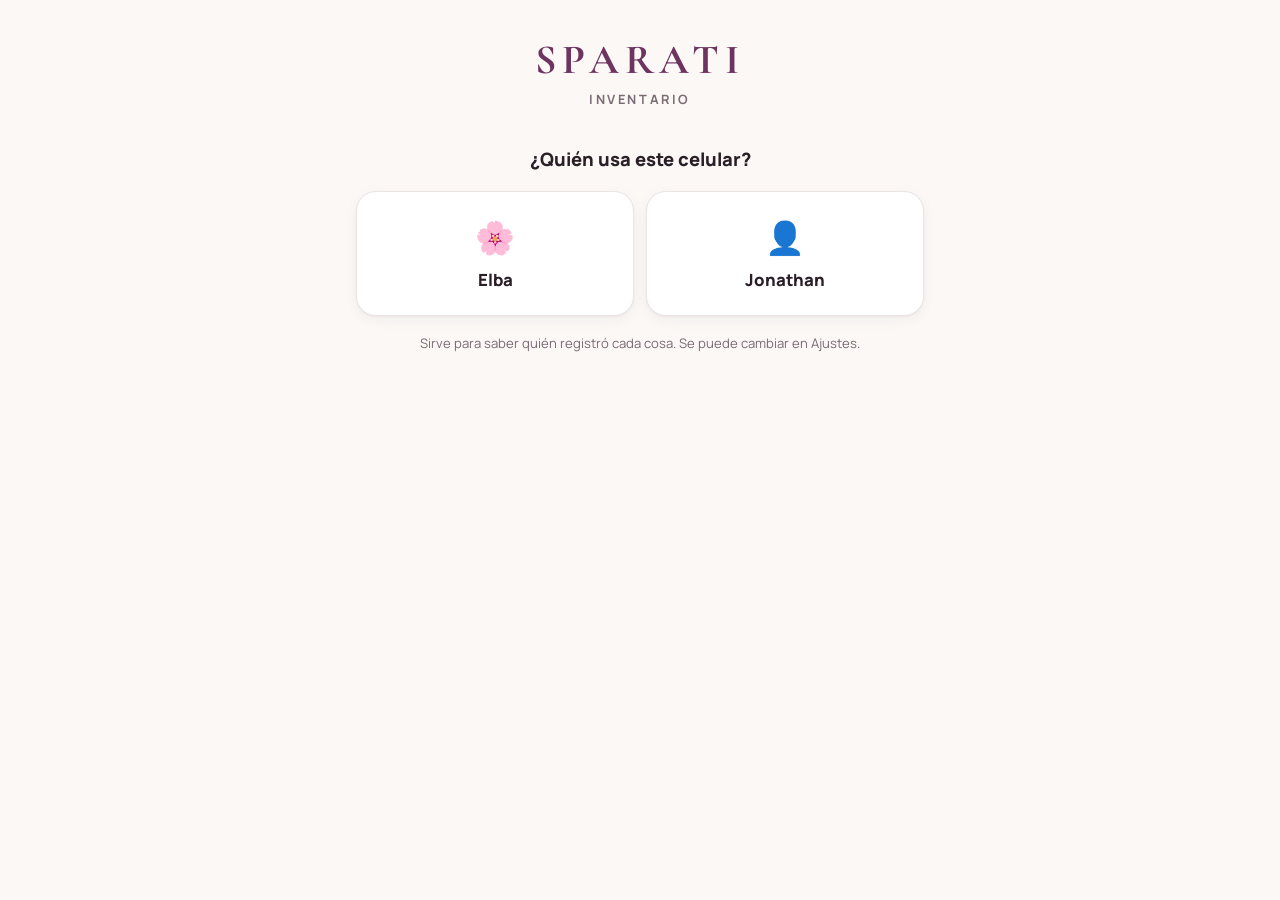
<file: index.html>
<!DOCTYPE html>
<html lang="es">
<head>
<meta charset="utf-8">
<meta name="viewport" content="width=device-width, initial-scale=1, viewport-fit=cover">
<meta name="theme-color" content="#FBF8F6">
<meta name="app-version" content="1">
<meta name="apple-mobile-web-app-capable" content="yes">
<meta name="apple-mobile-web-app-title" content="Inventario">
<meta name="apple-mobile-web-app-status-bar-style" content="default">
<meta name="description" content="Inventario de SPARATI: productos para vender y de uso en el spa">
<title>SPARATI · Inventario</title>
<link rel="manifest" href="manifest.webmanifest">
<link rel="icon" href="icono-192.png">
<link rel="apple-touch-icon" href="icono-180.png">
<link rel="preconnect" href="https://fonts.googleapis.com">
<link rel="preconnect" href="https://fonts.gstatic.com" crossorigin>
<link href="https://fonts.googleapis.com/css2?family=Cormorant+Garamond:wght@500;600;700&family=Manrope:wght@400;500;600;700;800&display=swap" rel="stylesheet">
<style>
/* Una columna para celular: navegación abajo, pantallas que se abren encima para registrar y editar */
:root{
  --bg:#FBF8F6; --surface:#FFFFFF; --ink:#2A1F27; --muted:#7A6B74; --line:#EDE4E6;
  --accent:#6E3460; --accent-soft:#F4E8F0; --on-accent:#FFFFFF; --gold:#B07F5E; --gold-soft:#F7EDE6;
  --ok:#2E7D57; --ok-soft:#E4F3EB; --warn:#A26510; --warn-soft:#FCF1DE; --bad:#B4352B; --bad-soft:#FBE7E4;
  --font-brand:'Cormorant Garamond', Georgia, 'Times New Roman', serif;
  --font-body:'Manrope', system-ui, -apple-system, 'Segoe UI', Roboto, sans-serif;
  --nav-h:66px; --sombra:0 1px 2px rgba(60,30,50,.05), 0 4px 14px rgba(60,30,50,.05);
  color-scheme:light;
}
@media (prefers-color-scheme: dark){
  :root:not([data-theme="light"]){
    --bg:#17121A; --surface:#211A24; --ink:#F1E9EE; --muted:#AE9EA8; --line:#352B37;
    --accent:#D9A2C8; --accent-soft:#3A2536; --on-accent:#2A1225; --gold:#D6A986; --gold-soft:#3A2C22;
    --ok:#67C795; --ok-soft:#1D3328; --warn:#E8B260; --warn-soft:#3A2C14; --bad:#F08A7E; --bad-soft:#3E1F1C;
    --sombra:none; color-scheme:dark;
  }
}
:root[data-theme="dark"]{
  --bg:#17121A; --surface:#211A24; --ink:#F1E9EE; --muted:#AE9EA8; --line:#352B37;
  --accent:#D9A2C8; --accent-soft:#3A2536; --on-accent:#2A1225; --gold:#D6A986; --gold-soft:#3A2C22;
  --ok:#67C795; --ok-soft:#1D3328; --warn:#E8B260; --warn-soft:#3A2C14; --bad:#F08A7E; --bad-soft:#3E1F1C;
  --sombra:none; color-scheme:dark;
}
*{box-sizing:border-box}
html,body{margin:0;min-height:100%}
body{background:var(--bg);color:var(--ink);font-family:var(--font-body);font-size:16px;line-height:1.45;-webkit-text-size-adjust:100%;-webkit-tap-highlight-color:transparent}
body.bloqueo{overflow:hidden}
button,input,select,textarea{font:inherit;color:inherit}
button{cursor:pointer}
:focus-visible{outline:3px solid var(--accent);outline-offset:2px}
.num{font-variant-numeric:tabular-nums}
.muted{color:var(--muted)}
.peq{font-size:.82rem}
[hidden]{display:none!important}

#app{max-width:600px;margin:0 auto;padding:calc(env(safe-area-inset-top) + 14px) 16px calc(env(safe-area-inset-bottom) + var(--nav-h) + 96px);display:flex;flex-direction:column;gap:14px}
.top{display:flex;align-items:center;justify-content:space-between;gap:12px}
.marca{font-family:var(--font-brand);font-weight:700;font-size:1.75rem;letter-spacing:.14em;line-height:1;color:var(--accent)}
.top h1{font-family:var(--font-brand);font-weight:700;font-size:1.85rem;margin:0;line-height:1.05;letter-spacing:.01em}
.top .sub{font-size:.85rem;color:var(--muted);margin-top:3px}
.top .sub::first-letter{text-transform:uppercase}
.icon-btn{border:1px solid var(--line);background:var(--surface);border-radius:14px;width:46px;height:46px;display:grid;place-items:center;flex:none;position:relative}
.icon-btn svg{width:22px;height:22px;stroke:var(--ink);fill:none;stroke-width:1.9;stroke-linecap:round;stroke-linejoin:round}

.card{background:var(--surface);border:1px solid var(--line);border-radius:20px;padding:16px;display:flex;flex-direction:column;gap:10px;box-shadow:var(--sombra)}
.card h3{margin:0;font-size:1rem;font-weight:800}
.card-cab{display:flex;align-items:center;justify-content:space-between;gap:8px}
.sec-tit{font-weight:800;font-size:.78rem;letter-spacing:.08em;text-transform:uppercase;color:var(--muted);margin:8px 4px -4px}

.aviso{background:var(--surface);border:1px solid var(--line);border-left:4px solid var(--accent);border-radius:16px;padding:12px 14px;display:flex;flex-direction:column;gap:8px;font-size:.92rem}
.aviso.warn{border-left-color:var(--warn)}
.aviso .fila{display:flex;gap:8px;flex-wrap:wrap}

.btn{border:none;border-radius:14px;padding:12px 16px;font-weight:700;background:var(--accent);color:var(--on-accent);display:inline-flex;align-items:center;justify-content:center;gap:8px;min-height:48px;text-decoration:none;text-align:center}
.btn.ghost{background:transparent;color:var(--ink);border:1px solid var(--line)}
.btn.soft{background:var(--accent-soft);color:var(--accent)}
.btn.gold{background:var(--gold-soft);color:var(--gold)}
.btn.danger{background:transparent;color:var(--bad);border:1px solid var(--bad)}
.btn.sm{padding:8px 12px;min-height:38px;font-size:.86rem;border-radius:11px}
.btn.full{width:100%}
.btn:disabled{opacity:.45}
.link{background:none;border:none;color:var(--accent);font-weight:700;padding:6px 2px;font-size:.9rem}

/* Estado general */
.estado-ok{display:flex;align-items:center;gap:12px;background:var(--ok-soft);color:var(--ok);border-radius:18px;padding:16px;font-weight:700}
.estado-ok span{font-size:1.6rem}
.cifras{display:grid;grid-template-columns:1fr 1fr;gap:10px}
.cifra{background:var(--surface);border:1px solid var(--line);border-radius:18px;padding:14px;display:flex;flex-direction:column;gap:2px;box-shadow:var(--sombra);text-align:left}
.cifra .v{font-size:1.3rem;font-weight:800;letter-spacing:-.01em}
.cifra .l{font-size:.78rem;color:var(--muted);font-weight:600}
.cifra.ancha{grid-column:1/-1}

/* Filas de alerta */
.alerta{display:flex;align-items:center;gap:12px;padding:10px 0;border-top:1px solid var(--line);width:100%;background:none;border-left:none;border-right:none;border-bottom:none;text-align:left}
.alerta:first-of-type{border-top:none}
.alerta .tx{flex:1;min-width:0}
.alerta b{display:block;font-size:.96rem;overflow:hidden;text-overflow:ellipsis;white-space:nowrap}
.alerta .d{font-size:.82rem;color:var(--muted)}
.alerta .d .warn{color:var(--warn);font-weight:700}.alerta .d .bad{color:var(--bad);font-weight:700}
.alerta .chev{color:var(--muted);font-size:1.4rem;line-height:1;flex:none}
.pill{display:inline-flex;align-items:center;gap:4px;font-size:.74rem;font-weight:800;padding:3px 9px;border-radius:20px;white-space:nowrap}
.pill.bad{background:var(--bad-soft);color:var(--bad)}
.pill.warn{background:var(--warn-soft);color:var(--warn)}
.pill.ok{background:var(--ok-soft);color:var(--ok)}
.pill.acc{background:var(--accent-soft);color:var(--accent)}
.pill.gold{background:var(--gold-soft);color:var(--gold)}

/* Avatar de producto */
.av{width:48px;height:48px;border-radius:14px;flex:none;display:grid;place-items:center;font-weight:800;font-size:1rem;color:#fff;overflow:hidden;background:var(--gold)}
.av img{width:100%;height:100%;object-fit:cover;display:block}
.av.sm{width:38px;height:38px;border-radius:11px;font-size:.85rem}
.av.xl{width:96px;height:96px;border-radius:24px;font-size:1.8rem}

/* Lista de productos */
.buscar{display:flex;align-items:center;gap:8px;background:var(--surface);border:1px solid var(--line);border-radius:16px;padding:0 12px}
.buscar svg{width:20px;height:20px;stroke:var(--muted);fill:none;stroke-width:2;flex:none}
.buscar input,.buscar input[type=search]{border:none;background:none;outline:none;padding:13px 0;width:100%;font-size:1rem;min-width:0;border-radius:0}
.chips{display:flex;flex-wrap:wrap;gap:8px}
.chips.scroll{flex-wrap:nowrap;overflow-x:auto;scrollbar-width:none;margin:0 -16px;padding:0 16px}
.chips.scroll::-webkit-scrollbar{display:none}
.chip{border:1px solid var(--line);background:var(--surface);border-radius:20px;padding:8px 14px;font-size:.88rem;font-weight:600;min-height:38px;white-space:nowrap;flex:none}
.chip.on{background:var(--accent);border-color:var(--accent);color:var(--on-accent)}
.chip .n{display:inline-block;min-width:18px;padding:0 5px;margin-left:4px;border-radius:9px;background:var(--bad);color:#fff;font-size:.72rem;font-weight:800;line-height:18px;text-align:center}
.prod{background:var(--surface);border:1px solid var(--line);border-radius:18px;box-shadow:var(--sombra);overflow:hidden}
.prod-main{display:flex;align-items:center;gap:12px;padding:12px 14px;width:100%;background:none;border:none;text-align:left}
.prod-main .tx{flex:1;min-width:0}
.prod-main b{display:block;font-size:1rem;overflow:hidden;text-overflow:ellipsis;white-space:nowrap}
.prod-main .m{font-size:.8rem;color:var(--muted);overflow:hidden;text-overflow:ellipsis;white-space:nowrap}
.prod-main .pills{display:flex;gap:5px;flex-wrap:wrap;margin-top:4px}
.stock{text-align:right;flex:none}
.stock .q{font-size:1.35rem;font-weight:800;line-height:1.1}
.stock .u{font-size:.74rem;color:var(--muted);font-weight:600}
.stock.bad .q{color:var(--bad)} .stock.warn .q{color:var(--warn)}
.prod-acc{display:flex;border-top:1px solid var(--line)}
.prod-acc button{flex:1;background:none;border:none;padding:11px 6px;font-weight:700;font-size:.86rem;color:var(--accent)}
.prod-acc button+button{border-left:1px solid var(--line)}
.vacio{text-align:center;color:var(--muted);padding:30px 18px;font-size:.95rem;display:flex;flex-direction:column;gap:12px;align-items:center}
.vacio .e{font-size:2.4rem}

/* Botón flotante */
.fab{position:fixed;left:50%;transform:translateX(-50%);bottom:calc(env(safe-area-inset-bottom) + var(--nav-h) + 14px);z-index:20;box-shadow:0 8px 24px rgba(80,30,65,.28);border-radius:30px;padding:14px 22px;font-size:1rem;width:min(calc(100% - 32px), 568px)}

/* Navegación */
.nav{position:fixed;left:0;right:0;bottom:0;z-index:25;background:var(--surface);border-top:1px solid var(--line);padding-bottom:env(safe-area-inset-bottom)}
.nav-in{max-width:600px;margin:0 auto;display:grid;grid-template-columns:repeat(4,1fr);height:var(--nav-h)}
.nav button{background:none;border:none;display:flex;flex-direction:column;align-items:center;justify-content:center;gap:3px;font-size:.72rem;font-weight:700;color:var(--muted);position:relative}
.nav button svg{width:24px;height:24px;stroke:currentColor;fill:none;stroke-width:1.9;stroke-linecap:round;stroke-linejoin:round}
.nav button.on{color:var(--accent)}
.nav .punto{position:absolute;top:8px;left:calc(50% + 6px);min-width:18px;height:18px;padding:0 5px;border-radius:9px;background:var(--bad);color:#fff;font-size:.68rem;font-weight:800;line-height:18px;text-align:center}

/* Ventas */
.mes{display:flex;align-items:center;justify-content:space-between;gap:8px;background:var(--surface);border:1px solid var(--line);border-radius:16px;padding:6px}
.mes b{font-weight:800}
.mes b::first-letter{text-transform:uppercase}
.mes button{width:42px;height:42px;border-radius:12px;border:none;background:var(--accent-soft);color:var(--accent);font-size:1.2rem;font-weight:800}
.mes button:disabled{opacity:.35}
.dia-tit{font-size:.78rem;font-weight:800;color:var(--muted);text-transform:uppercase;letter-spacing:.05em;margin:6px 4px 0}
.dia-tit::first-letter{text-transform:uppercase}
.venta{background:var(--surface);border:1px solid var(--line);border-radius:16px;padding:12px 14px;display:flex;flex-direction:column;gap:4px;text-align:left;width:100%;box-shadow:var(--sombra)}
.venta .c{display:flex;justify-content:space-between;align-items:center;gap:8px}
.venta .pac{font-weight:800}
.venta .tot{font-weight:800}
.venta .it{font-size:.85rem;color:var(--muted)}
.top-prod{display:flex;align-items:center;gap:10px;font-size:.9rem;padding:6px 0;border-top:1px solid var(--line)}
.top-prod:first-of-type{border-top:none}
.top-prod .n{flex:1;min-width:0;overflow:hidden;text-overflow:ellipsis;white-space:nowrap}
.top-prod .b{height:6px;border-radius:4px;background:var(--gold);flex:none}

/* Hojas */
.hoja{position:fixed;inset:0;z-index:50;background:var(--bg);display:flex;flex-direction:column;animation:sube .18s ease-out}
@keyframes sube{from{transform:translateY(24px);opacity:.4}to{transform:none;opacity:1}}
.hoja-cab{display:flex;align-items:center;gap:10px;padding:calc(env(safe-area-inset-top) + 10px) 12px 10px;background:var(--surface);border-bottom:1px solid var(--line)}
.hoja-cab h2{font-size:1.08rem;font-weight:800;margin:0;flex:1;min-width:0;overflow:hidden;text-overflow:ellipsis;white-space:nowrap}
.hoja-cuerpo{flex:1;overflow-y:auto;-webkit-overflow-scrolling:touch}
.hoja-in{max-width:600px;margin:0 auto;padding:16px 16px 30px;display:flex;flex-direction:column;gap:14px}
.hoja-pie{background:var(--surface);border-top:1px solid var(--line);padding:10px 16px calc(env(safe-area-inset-bottom) + 10px)}
.hoja-pie .in{max-width:600px;margin:0 auto;display:flex;gap:10px}
.hoja-pie .btn{flex:1}

/* Detalle */
.det-cab{display:flex;gap:14px;align-items:center}
.det-cab h3{margin:0;font-size:1.25rem;font-weight:800;line-height:1.2}
.det-stock{display:flex;align-items:baseline;gap:8px;justify-content:center;padding:6px 0}
.det-stock .q{font-size:2.6rem;font-weight:800;line-height:1}
.det-stock .u{color:var(--muted);font-weight:700}
.acc-grid{display:grid;grid-template-columns:1fr 1fr;gap:10px}
.dato{display:flex;justify-content:space-between;gap:12px;padding:9px 0;border-top:1px solid var(--line);font-size:.92rem}
.dato:first-of-type{border-top:none}
.dato span:first-child{color:var(--muted)}
.dato span:last-child{font-weight:700;text-align:right;overflow-wrap:anywhere}
.mov{display:grid;grid-template-columns:1fr auto;gap:2px 10px;padding:9px 0;border-top:1px solid var(--line);font-size:.88rem}
.mov:first-of-type{border-top:none}
.mov .q{font-weight:800;text-align:right}
.mov .q.mas{color:var(--ok)} .mov .q.menos{color:var(--bad)}
.mov .s{grid-column:1/-1;color:var(--muted);font-size:.8rem}

/* Formularios */
.campo{display:flex;flex-direction:column;gap:6px}
.campo>label,.campo>.lbl{font-size:.84rem;font-weight:700;color:var(--muted)}
.campo .ayuda{font-size:.78rem;color:var(--muted)}
input[type=text],input[type=date],input[type=tel],input[type=search],input[inputmode],select,textarea{width:100%;border:1px solid var(--line);background:var(--surface);border-radius:14px;padding:12px;font-size:1rem;min-width:0}
textarea{min-height:76px;resize:vertical}
.fila2{display:grid;grid-template-columns:1fr 1fr;gap:10px}
.fila2>*{min-width:0}
.seg{display:flex;background:var(--surface);border:1px solid var(--line);border-radius:14px;padding:4px;gap:4px}
.seg button{flex:1;border:none;background:none;border-radius:10px;padding:10px 6px;font-weight:700;font-size:.9rem;color:var(--muted)}
.seg button.on{background:var(--accent);color:var(--on-accent)}
.paso{display:flex;align-items:center;gap:0;border:1px solid var(--line);border-radius:14px;overflow:hidden;background:var(--surface)}
.paso button{width:52px;height:50px;border:none;background:var(--accent-soft);color:var(--accent);font-size:1.4rem;font-weight:800;flex:none}
.paso input{border:none!important;border-radius:0!important;text-align:center;font-weight:800;font-size:1.15rem}
.foto-campo{display:flex;align-items:center;gap:14px}
.check{display:flex;gap:10px;align-items:flex-start;background:var(--surface);border:1px solid var(--line);border-radius:14px;padding:12px;font-size:.92rem}
.check input{width:22px;height:22px;flex:none;margin:0;accent-color:var(--accent)}
.item-venta{display:grid;grid-template-columns:1fr auto;gap:8px;align-items:center;background:var(--surface);border:1px solid var(--line);border-radius:16px;padding:12px}
.item-venta .n{font-weight:800;min-width:0;overflow:hidden;text-overflow:ellipsis}
.item-venta .x{border:none;background:none;color:var(--bad);font-size:1.2rem;width:36px;height:36px}
.item-venta .ctl{grid-column:1/-1;display:grid;grid-template-columns:1fr 1fr;gap:8px}
.item-venta .sub{grid-column:1/-1;font-size:.84rem;color:var(--muted);text-align:right}
.total{display:flex;justify-content:space-between;align-items:center;font-size:1.15rem;font-weight:800;padding:4px 2px}
.selector{display:flex;flex-direction:column;gap:6px;max-height:300px;overflow-y:auto}
.sel-item{display:flex;align-items:center;gap:10px;padding:8px;border:1px solid var(--line);border-radius:14px;background:var(--surface);text-align:left;width:100%}
.sel-item .tx{flex:1;min-width:0}
.sel-item b{display:block;font-size:.94rem;overflow:hidden;text-overflow:ellipsis;white-space:nowrap}

.toast{position:fixed;left:50%;transform:translateX(-50%);bottom:calc(env(safe-area-inset-bottom) + var(--nav-h) + 84px);background:var(--ink);color:var(--bg);padding:11px 14px 11px 16px;border-radius:14px;font-size:.92rem;font-weight:600;z-index:100;max-width:calc(100% - 32px);box-shadow:0 6px 20px rgba(0,0,0,.25);display:flex;align-items:center;gap:12px}
.toast button{background:none;border:none;color:var(--gold);font-weight:800;padding:4px 2px;white-space:nowrap}
.dlg-fondo{position:fixed;inset:0;z-index:90;background:rgba(30,15,25,.5);display:flex;align-items:flex-end;justify-content:center;padding:16px}
.dlg{background:var(--surface);border-radius:22px;padding:20px;max-width:480px;width:100%;display:flex;flex-direction:column;gap:12px;margin-bottom:env(safe-area-inset-bottom)}
.dlg h3{margin:0;font-size:1.1rem}
.dlg p{margin:0;font-size:.95rem}
.dlg .fila{display:flex;gap:10px}
.dlg .fila .btn{flex:1}
.bienvenida{align-items:center;text-align:center;gap:18px;padding-top:40px}
.bienvenida .marca{font-size:2.6rem}
.quien{display:grid;grid-template-columns:1fr 1fr;gap:12px;width:100%}
.quien button{border:1px solid var(--line);background:var(--surface);border-radius:20px;padding:22px 10px;font-weight:800;font-size:1.05rem;display:flex;flex-direction:column;gap:8px;align-items:center;box-shadow:var(--sombra)}
.quien button span{font-size:2rem}
</style>
</head>
<body>
<main id="app" aria-live="polite"></main>
<button class="btn fab" id="fab" data-act="fab" hidden></button>
<nav class="nav" aria-label="Secciones">
  <div class="nav-in">
    <button data-act="tab" data-tab="inicio" class="on"><svg viewBox="0 0 24 24"><path d="M3 11l9-7 9 7"/><path d="M5 10v10h14V10"/></svg>Inicio<span class="punto" id="nInicio" hidden></span></button>
    <button data-act="tab" data-tab="venta"><svg viewBox="0 0 24 24"><path d="M6 7h12l-1 13H7z"/><path d="M9 7a3 3 0 016 0"/></svg>Para vender<span class="punto" id="nVenta" hidden></span></button>
    <button data-act="tab" data-tab="uso"><svg viewBox="0 0 24 24"><path d="M9 3h6M10 3v5l-5 9a2 2 0 002 3h10a2 2 0 002-3l-5-9V3"/><path d="M7.5 14h9"/></svg>Uso en spa<span class="punto" id="nUso" hidden></span></button>
    <button data-act="tab" data-tab="ventas"><svg viewBox="0 0 24 24"><rect x="4" y="3" width="16" height="18" rx="2"/><path d="M8 8h8M8 12h8M8 16h5"/></svg>Ventas</button>
  </div>
</nav>
<div id="capas"></div>
<input type="file" id="inFoto" accept="image/*" hidden>
<input type="file" id="inArchivo" accept=".txt,.json,text/plain,application/json" hidden>
<script src="app.js?v=1"></script>
<script>
if('serviceWorker' in navigator){
  window.addEventListener('load', ()=>{
    navigator.serviceWorker.register('sw.js').then(r=>{
      const revisar = ()=>{ const sw = r.active || navigator.serviceWorker.controller; if(sw && navigator.onLine) sw.postMessage('revisar'); };
      if(r.active) revisar(); else navigator.serviceWorker.ready.then(revisar);
    }).catch(()=>{});
  });
}
</script>
</body>
</html>
</file>
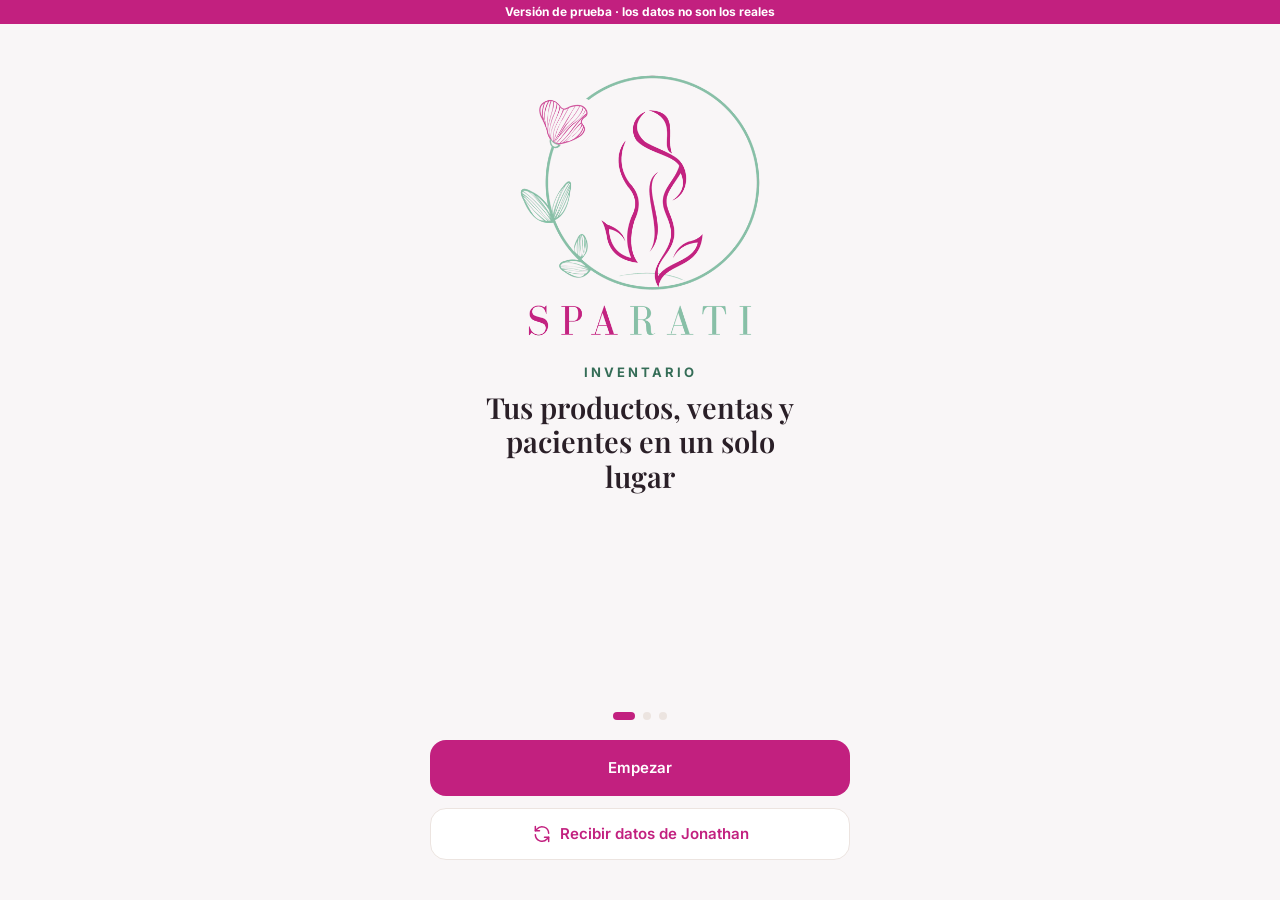
<file: prueba/index.html>
<!DOCTYPE html>
<html lang="es-EC">
<head>
<meta charset="utf-8">
<meta name="viewport" content="width=device-width, initial-scale=1, viewport-fit=cover">
<meta name="theme-color" content="#C2207F">
<meta name="app-version" content="2">
<meta name="apple-mobile-web-app-capable" content="yes">
<meta name="apple-mobile-web-app-title" content="SPARATI Prueba">
<meta name="apple-mobile-web-app-status-bar-style" content="default">
<meta name="description" content="Inventario de SPARATI: productos para vender y de uso en el spa">
<title>SPARATI Prueba</title>
<link rel="manifest" href="manifest.webmanifest">
<link rel="icon" href="icono-192.png">
<link rel="apple-touch-icon" href="icono-180.png">
<link rel="stylesheet" href="estilos.css?v=2.16.0">
</head>
<body>
<div class="franja-prueba">Versión de prueba · los datos no son los reales</div>
<main id="app"></main>
<nav class="nav" aria-label="Principal" hidden></nav>
<div id="capas"></div>
<div id="anuncio" class="solo-lectura" role="status"></div>
<input type="file" id="inFoto" accept="image/*" hidden>
<input type="file" id="inArchivo" accept=".txt,.json,text/plain,application/json" hidden>
<input type="file" id="inRespaldo" accept=".json,application/json" hidden>
<script src="app.js?v=2.16.0" defer></script>
<script>
if('serviceWorker' in navigator){
  window.addEventListener('load', ()=>{
    navigator.serviceWorker.register('sw.js').then(r=>{
      const revisar = ()=>{ const sw = r.active || navigator.serviceWorker.controller; if(sw && navigator.onLine) sw.postMessage('revisar'); };
      if(r.active) revisar(); else navigator.serviceWorker.ready.then(revisar);
    }).catch(()=>{});
  });
}
</script>
</body>
</html>
</file>
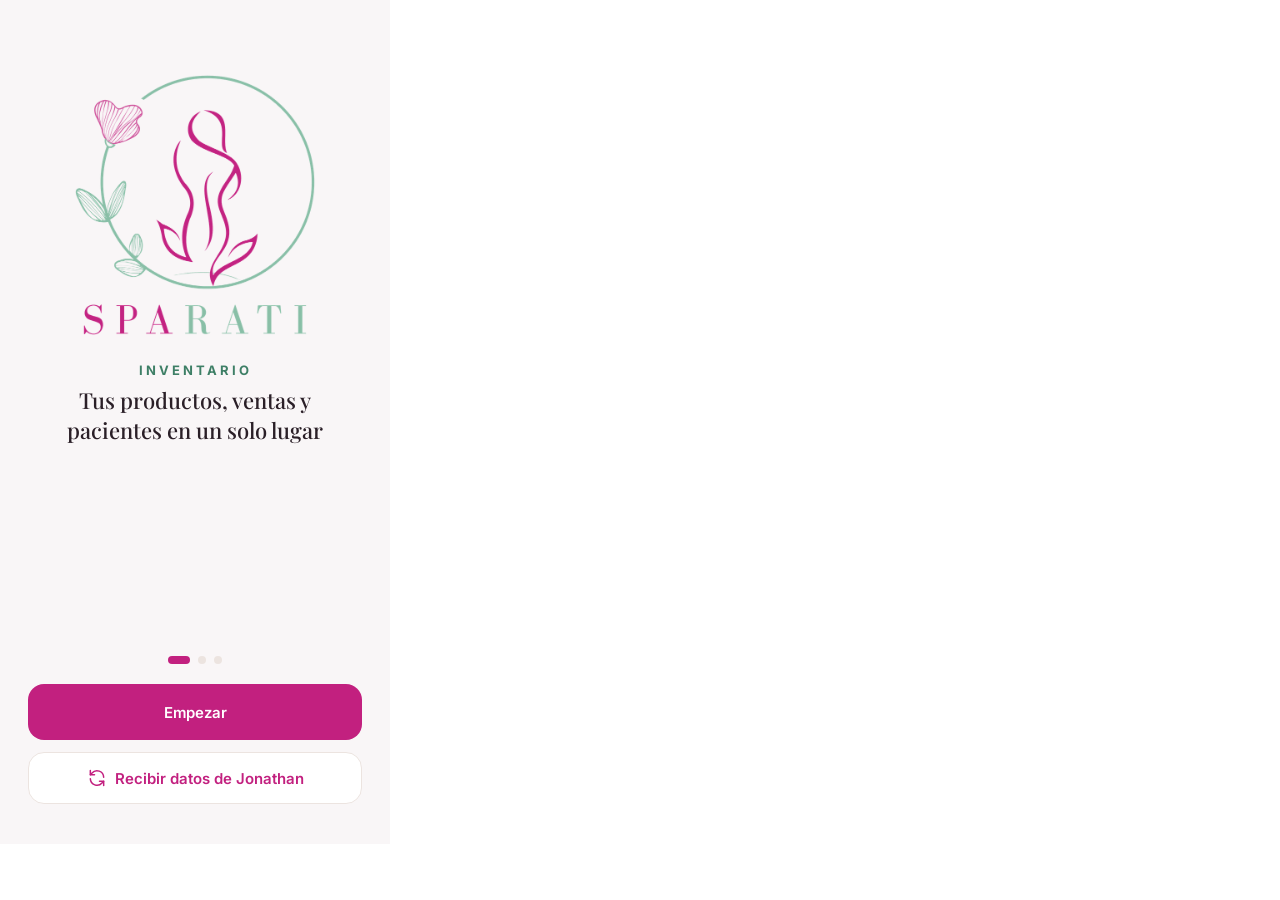
<file: codex/diseno/Bienvenida.html>
<!doctype html>
<html lang="es">
<head>
<meta charset="utf-8">
<title>Bienvenida</title>
</head>
<body>


<link href="https://fonts.googleapis.com/css2?family=Playfair+Display:wght@500;600;700&amp;family=Inter:wght@400;500;600;700&amp;display=swap" rel="stylesheet">
<style>
body{margin:0; font-variant-numeric:lining-nums}
a{color:#C2207F}a:hover{color:#9C1966}
</style>

<div style="position:relative; width:390px; height:844px; overflow:hidden; box-sizing:border-box; background:#F9F6F7; font-family:'Inter', system-ui, sans-serif; color:#2A1F27">
<div style="display:flex; flex-direction:column; align-items:center; justify-content:space-between; height:100%; box-sizing:border-box; padding:70px 28px 40px; text-align:center">
<div style="display:flex; flex-direction:column; align-items:center; gap:22px">
<img src="fotos/completo.png" alt="SPARATI" style="width:250px; height:auto">
<div style="display:flex; flex-direction:column; gap:8px; align-items:center"><span style="font-size:13px; letter-spacing:3px; font-weight:700; color:#3E7F66">INVENTARIO</span><p style="margin:0; font:500 22px 'Playfair Display', Georgia, serif; line-height:1.35; max-width:300px">Tus productos, ventas y pacientes en un solo lugar</p></div>
</div>
<div style="display:flex; flex-direction:column; gap:12px; width:100%">
<div style="display:flex; gap:8px; justify-content:center; margin-bottom:8px"><span style="width:22px; height:8px; border-radius:8px; background:#C2207F"></span><span style="width:8px; height:8px; border-radius:8px; background:#ECE4E0"></span><span style="width:8px; height:8px; border-radius:8px; background:#ECE4E0"></span></div>
<a href="Main.html" style="display:flex; align-items:center; justify-content:center; gap:8px; height:56px; padding:0 18px; border-radius:16px; border:0; background:#C2207F; color:#FFFFFF; font:600 15px 'Inter', system-ui, sans-serif; text-decoration:none;  cursor:pointer">Empezar</a>
<button type="button" style="display:flex; align-items:center; justify-content:center; gap:8px; height:52px; padding:0 18px; border-radius:16px; border:1px solid #ECE4E0; background:#FFFFFF; color:#C2207F; font:600 15px 'Inter', system-ui, sans-serif; text-decoration:none;  cursor:pointer"><svg aria-hidden="true" width="20" height="20" viewBox="0 0 24 24" fill="none" stroke="currentColor" stroke-width="1.8" stroke-linecap="round" stroke-linejoin="round" style="flex:none"><path d="M20 11a8 8 0 0 0-14-5l-2 2"/><path d="M4 3v5h5"/><path d="M4 13a8 8 0 0 0 14 5l2-2"/><path d="M20 21v-5h-5"/></svg>Recibir datos de Jonathan</button>
</div>
</div>
</div>

</body>
</html>
</file>
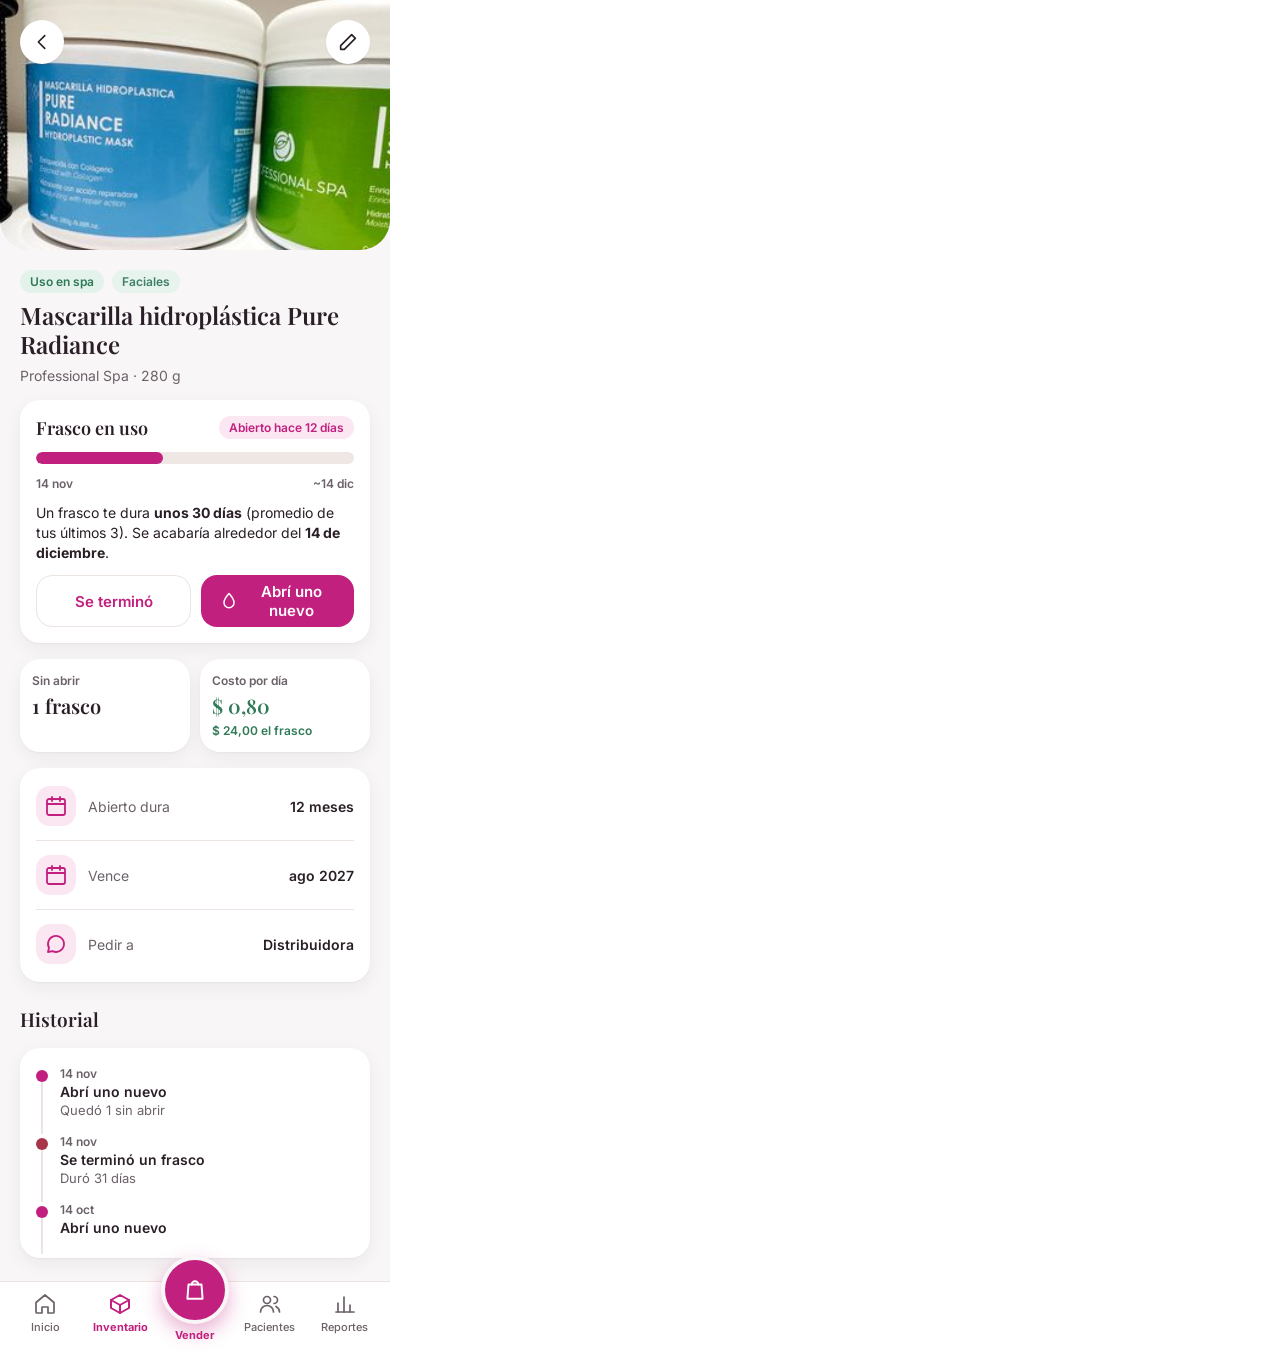
<file: codex/diseno/Cabina.html>
<!doctype html>
<html lang="es">
<head>
<meta charset="utf-8">
<title>Producto de cabina</title>
</head>
<body>


<link href="https://fonts.googleapis.com/css2?family=Playfair+Display:wght@500;600;700&amp;family=Inter:wght@400;500;600;700&amp;display=swap" rel="stylesheet">
<style>
body{margin:0; font-variant-numeric:lining-nums}
a{color:#C2207F}a:hover{color:#9C1966}
</style>

<div style="position:relative; width:390px; height:1360px; overflow:hidden; box-sizing:border-box; background:#F9F6F7; font-family:'Inter', system-ui, sans-serif; color:#2A1F27">
<div style="position:relative; height:250px">
<img src="fotos/pureradiance.jpg" alt="Mascarilla hidroplástica Pure Radiance" style="width:100%; height:250px; object-fit:cover; border-radius:0 0 30px 30px">
<div style="position:absolute; top:20px; left:20px; right:20px; display:flex; justify-content:space-between"><a href="Inventario.html" aria-label="Volver" style="width:44px; height:44px; border-radius:999px; border:0; background:#FFFFFF; color:#2A1F27; display:flex; align-items:center; justify-content:center; box-shadow:0 1px 2px rgba(42,31,39,.06); text-decoration:none; flex:none; cursor:pointer"><svg aria-hidden="true" width="22" height="22" viewBox="0 0 24 24" fill="none" stroke="currentColor" stroke-width="1.8" stroke-linecap="round" stroke-linejoin="round" style="flex:none"><path d="M15 5l-7 7 7 7"/></svg></a><button type="button" aria-label="Editar producto" style="width:44px; height:44px; border-radius:999px; border:0; background:#FFFFFF; color:#2A1F27; display:flex; align-items:center; justify-content:center; box-shadow:0 1px 2px rgba(42,31,39,.06); text-decoration:none; flex:none; cursor:pointer"><svg aria-hidden="true" width="22" height="22" viewBox="0 0 24 24" fill="none" stroke="currentColor" stroke-width="1.8" stroke-linecap="round" stroke-linejoin="round" style="flex:none"><path d="M4 20h4L20 8l-4-4L4 16z"/></svg></button></div>
</div>
<div style="display:flex; flex-direction:column; gap:16px; padding:20px 20px 110px">
<div style="display:flex; flex-direction:column; gap:8px"><div style="display:flex; gap:8px"><span style="display:inline-flex; align-items:center; gap:6px; padding:4px 10px; border-radius:999px; background:#E3F2EA; color:#2F7A57; font-size:12px; font-weight:600; white-space:nowrap">Uso en spa</span><span style="display:inline-flex; align-items:center; gap:6px; padding:4px 10px; border-radius:999px; background:#E7F3ED; color:#3E7F66; font-size:12px; font-weight:600; white-space:nowrap">Faciales</span></div><h1 style="margin:0; font:600 24px 'Playfair Display', Georgia, serif; line-height:1.2">Mascarilla hidroplástica Pure Radiance</h1><span style="font-size:14px; color:#6B6169">Professional Spa · 280 g</span></div>
<div style="background:#FFFFFF; border-radius:20px; box-shadow:0 1px 2px rgba(42,31,39,.04), 0 6px 18px rgba(42,31,39,.06); padding:16px; display:flex; flex-direction:column; gap:12px">
<div style="display:flex; justify-content:space-between; align-items:center"><h2 style="margin:0; font:600 18px 'Playfair Display', Georgia, serif">Frasco en uso</h2><span style="display:inline-flex; align-items:center; gap:6px; padding:4px 10px; border-radius:999px; background:#FBE7F2; color:#C2207F; font-size:12px; font-weight:600; white-space:nowrap">Abierto hace 12 días</span></div>
<div style="height:12px; border-radius:8px; background:#EFE7E3; overflow:hidden"><div style="width:40%; height:100%; background:#C2207F; border-radius:8px"></div></div>
<div style="display:flex; justify-content:space-between; font-size:12px; color:#6B6169; font-weight:600"><span>14 nov</span><span>~14 dic</span></div>
<p style="margin:0; font-size:14px; line-height:1.45">Un frasco te dura <b>unos 30 días</b> (promedio de tus últimos 3). Se acabaría alrededor del <b>14 de diciembre</b>.</p>
<div style="display:flex; gap:10px"><button type="button" style="display:flex; align-items:center; justify-content:center; gap:8px; height:52px; padding:0 18px; border-radius:16px; border:1px solid #ECE4E0; background:#FFFFFF; color:#C2207F; font:600 15px 'Inter', system-ui, sans-serif; text-decoration:none; flex:1; cursor:pointer">Se terminó</button><button type="button" style="display:flex; align-items:center; justify-content:center; gap:8px; height:52px; padding:0 18px; border-radius:16px; border:0; background:#C2207F; color:#FFFFFF; font:600 15px 'Inter', system-ui, sans-serif; text-decoration:none; flex:1; cursor:pointer"><svg aria-hidden="true" width="20" height="20" viewBox="0 0 24 24" fill="none" stroke="currentColor" stroke-width="1.8" stroke-linecap="round" stroke-linejoin="round" style="flex:none"><path d="M12 3s6 6.5 6 11a6 6 0 0 1-12 0c0-4.5 6-11 6-11z"/></svg>Abrí uno nuevo</button></div>
</div>
<div style="display:grid; grid-template-columns:repeat(2, minmax(0, 1fr)); gap:10px"><div style="background:#FFFFFF; border-radius:20px; box-shadow:0 1px 2px rgba(42,31,39,.04), 0 6px 18px rgba(42,31,39,.06); padding:14px 12px; display:flex; flex-direction:column; gap:4px"><span style="font-size:12px; color:#6B6169; font-weight:600">Sin abrir</span><b style="font:600 20px 'Playfair Display', Georgia, serif; color:#2A1F27">1 frasco</b><span style="font-size:12px; color:#2A1F27; font-weight:600"></span></div><div style="background:#FFFFFF; border-radius:20px; box-shadow:0 1px 2px rgba(42,31,39,.04), 0 6px 18px rgba(42,31,39,.06); padding:14px 12px; display:flex; flex-direction:column; gap:4px"><span style="font-size:12px; color:#6B6169; font-weight:600">Costo por día</span><b style="font:600 20px 'Playfair Display', Georgia, serif; color:#2F7A57">$ 0,80</b><span style="font-size:12px; color:#2F7A57; font-weight:600">$ 24,00 el frasco</span></div></div>
<div style="background:#FFFFFF; border-radius:20px; box-shadow:0 1px 2px rgba(42,31,39,.04), 0 6px 18px rgba(42,31,39,.06); padding:4px 0"><div style="display:flex; align-items:center; gap:12px; padding:14px 16px"><div style="width:40px; height:40px; border-radius:14px; background:#FBE7F2; color:#C2207F; display:flex; align-items:center; justify-content:center; flex:none"><svg aria-hidden="true" width="24" height="24" viewBox="0 0 24 24" fill="none" stroke="currentColor" stroke-width="1.8" stroke-linecap="round" stroke-linejoin="round" style="flex:none"><rect x="3" y="5" width="18" height="16" rx="2"/><path d="M3 10h18M8 3v4M16 3v4"/></svg></div><span style="flex:1; font-size:14px; color:#6B6169">Abierto dura</span><span style="font-size:14px; font-weight:600; text-align:right">12 meses</span></div><div style="height:1px; background:#ECE4E0; margin:0 16px"></div><div style="display:flex; align-items:center; gap:12px; padding:14px 16px"><div style="width:40px; height:40px; border-radius:14px; background:#FBE7F2; color:#C2207F; display:flex; align-items:center; justify-content:center; flex:none"><svg aria-hidden="true" width="24" height="24" viewBox="0 0 24 24" fill="none" stroke="currentColor" stroke-width="1.8" stroke-linecap="round" stroke-linejoin="round" style="flex:none"><rect x="3" y="5" width="18" height="16" rx="2"/><path d="M3 10h18M8 3v4M16 3v4"/></svg></div><span style="flex:1; font-size:14px; color:#6B6169">Vence</span><span style="font-size:14px; font-weight:600; text-align:right">ago 2027</span></div><div style="height:1px; background:#ECE4E0; margin:0 16px"></div><div style="display:flex; align-items:center; gap:12px; padding:14px 16px"><div style="width:40px; height:40px; border-radius:14px; background:#FBE7F2; color:#C2207F; display:flex; align-items:center; justify-content:center; flex:none"><svg aria-hidden="true" width="24" height="24" viewBox="0 0 24 24" fill="none" stroke="currentColor" stroke-width="1.8" stroke-linecap="round" stroke-linejoin="round" style="flex:none"><path d="M20 12a8 8 0 0 1-11.6 7.1L4 20l1-4.2A8 8 0 1 1 20 12z"/></svg></div><span style="flex:1; font-size:14px; color:#6B6169">Pedir a</span><span style="font-size:14px; font-weight:600; text-align:right">Distribuidora</span></div></div>
<div style="display:flex; align-items:baseline; justify-content:space-between; margin-top:8px"><h2 style="margin:0; font:600 19px 'Playfair Display', Georgia, serif; color:#2A1F27">Historial</h2></div>
<div style="background:#FFFFFF; border-radius:20px; box-shadow:0 1px 2px rgba(42,31,39,.04), 0 6px 18px rgba(42,31,39,.06); padding:18px 16px 4px"><div style="display:flex; gap:12px"><div style="display:flex; flex-direction:column; align-items:center"><span style="width:12px; height:12px; border-radius:999px; background:#C2207F; margin-top:4px"></span><span style="width:2px; flex:1; background:#ECE4E0"></span></div><div style="display:flex; flex-direction:column; gap:2px; padding-bottom:16px; flex:1"><span style="font-size:12px; color:#6B6169; font-weight:600">14 nov</span><span style="font-size:14px; font-weight:600">Abrí uno nuevo</span><span style="font-size:13px; color:#6B6169">Quedó 1 sin abrir</span></div></div><div style="display:flex; gap:12px"><div style="display:flex; flex-direction:column; align-items:center"><span style="width:12px; height:12px; border-radius:999px; background:#A8364A; margin-top:4px"></span><span style="width:2px; flex:1; background:#ECE4E0"></span></div><div style="display:flex; flex-direction:column; gap:2px; padding-bottom:16px; flex:1"><span style="font-size:12px; color:#6B6169; font-weight:600">14 nov</span><span style="font-size:14px; font-weight:600">Se terminó un frasco</span><span style="font-size:13px; color:#6B6169">Duró 31 días</span></div></div><div style="display:flex; gap:12px"><div style="display:flex; flex-direction:column; align-items:center"><span style="width:12px; height:12px; border-radius:999px; background:#C2207F; margin-top:4px"></span><span style="width:2px; flex:1; background:#ECE4E0"></span></div><div style="display:flex; flex-direction:column; gap:2px; padding-bottom:16px; flex:1"><span style="font-size:12px; color:#6B6169; font-weight:600">14 oct</span><span style="font-size:14px; font-weight:600">Abrí uno nuevo</span><span style="font-size:13px; color:#6B6169"></span></div></div></div>
</div><nav aria-label="Principal" style="position:absolute; left:0; right:0; bottom:0; height:78px; background:rgba(255,255,255,.96); border-top:1px solid #ECE4E0; display:flex; align-items:flex-start; padding:0 8px"><a href="Main.html" style="flex:1; display:flex; flex-direction:column; align-items:center; gap:4px; padding-top:10px; color:#6B6169; text-decoration:none; font-size:11px; font-weight:500"><svg aria-hidden="true" width="24" height="24" viewBox="0 0 24 24" fill="none" stroke="currentColor" stroke-width="1.7" stroke-linecap="round" stroke-linejoin="round" style="flex:none"><path d="M3 10.5 12 3l9 7.5V20a1 1 0 0 1-1 1h-5v-6H9v6H4a1 1 0 0 1-1-1z"/></svg><span>Inicio</span></a><a href="Inventario.html" style="flex:1; display:flex; flex-direction:column; align-items:center; gap:4px; padding-top:10px; color:#C2207F; text-decoration:none; font-size:11px; font-weight:700"><svg aria-hidden="true" width="24" height="24" viewBox="0 0 24 24" fill="none" stroke="currentColor" stroke-width="2" stroke-linecap="round" stroke-linejoin="round" style="flex:none"><path d="M21 8 12 3 3 8l9 5 9-5z"/><path d="M3 8v8l9 5 9-5V8"/><path d="M12 13v8"/></svg><span>Inventario</span></a><a href="Vender.html" style="display:flex; flex-direction:column; align-items:center; gap:4px; text-decoration:none; color:#C2207F; margin-top:-26px; flex:1"><span style="width:60px; height:60px; border-radius:999px; background:#C2207F; color:#FFFFFF; display:flex; align-items:center; justify-content:center; box-shadow:0 8px 20px rgba(194,32,127,.35); border:4px solid #F9F6F7"><svg aria-hidden="true" width="26" height="26" viewBox="0 0 24 24" fill="none" stroke="currentColor" stroke-width="1.8" stroke-linecap="round" stroke-linejoin="round" style="flex:none"><path d="M6 7h12l1 13H5z"/><path d="M9 7a3 3 0 0 1 6 0"/></svg></span><span style="font-size:11px; font-weight:700">Vender</span></a><a href="Paciente.html" style="flex:1; display:flex; flex-direction:column; align-items:center; gap:4px; padding-top:10px; color:#6B6169; text-decoration:none; font-size:11px; font-weight:500"><svg aria-hidden="true" width="24" height="24" viewBox="0 0 24 24" fill="none" stroke="currentColor" stroke-width="1.7" stroke-linecap="round" stroke-linejoin="round" style="flex:none"><circle cx="9" cy="8" r="3.5"/><path d="M2.5 20a6.5 6.5 0 0 1 13 0"/><path d="M16 4.5a3.5 3.5 0 0 1 0 7"/><path d="M18 14.5a6.5 6.5 0 0 1 3.5 5.5"/></svg><span>Pacientes</span></a><a href="Reportes.html" style="flex:1; display:flex; flex-direction:column; align-items:center; gap:4px; padding-top:10px; color:#6B6169; text-decoration:none; font-size:11px; font-weight:500"><svg aria-hidden="true" width="24" height="24" viewBox="0 0 24 24" fill="none" stroke="currentColor" stroke-width="1.7" stroke-linecap="round" stroke-linejoin="round" style="flex:none"><path d="M5 20V11"/><path d="M11 20V5"/><path d="M17 20v-7"/><path d="M3 20h18"/></svg><span>Reportes</span></a></nav>
</div>

</body>
</html>
</file>
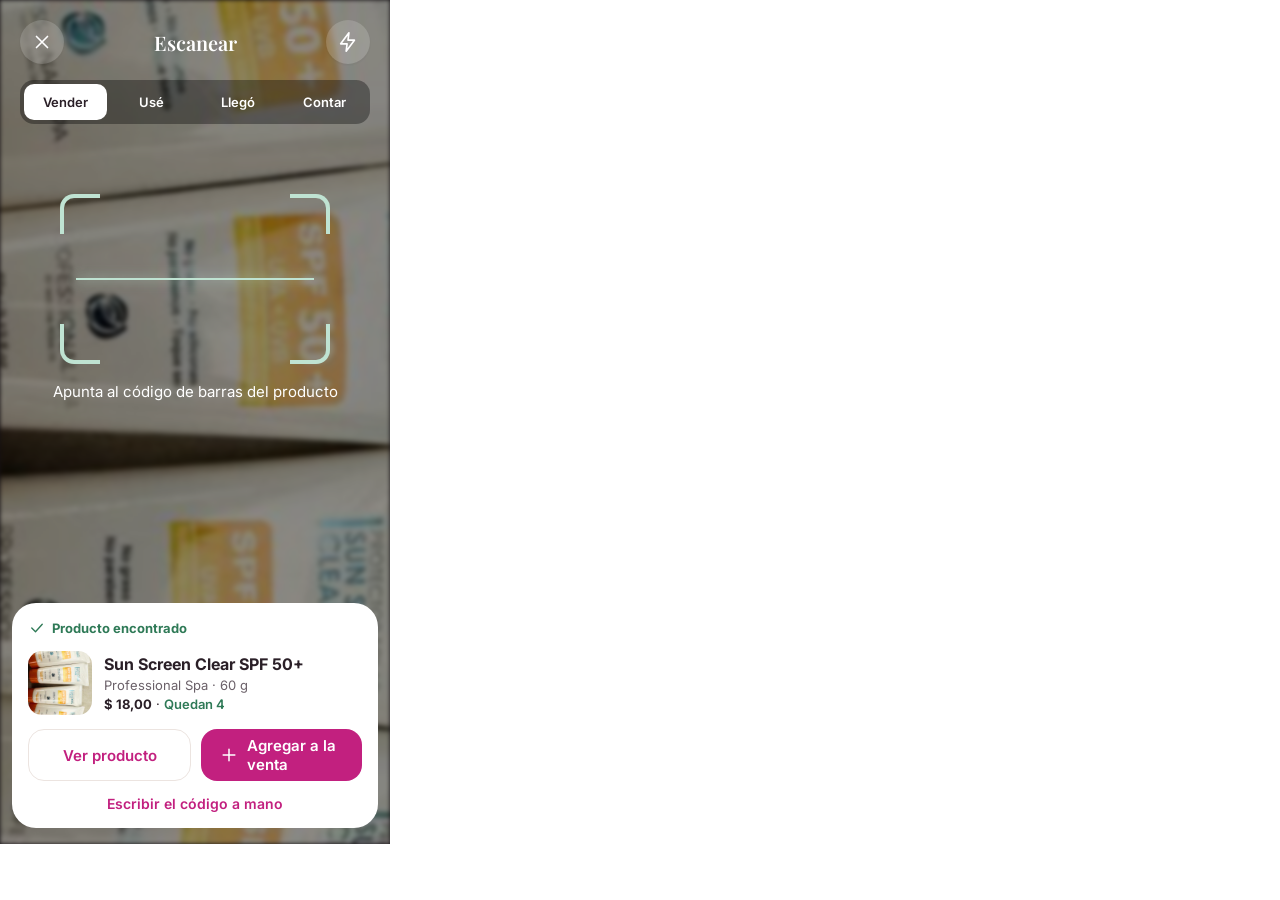
<file: codex/diseno/Escaner.html>
<!doctype html>
<html lang="es">
<head>
<meta charset="utf-8">
<title>Escáner</title>
</head>
<body>


<link href="https://fonts.googleapis.com/css2?family=Playfair+Display:wght@500;600;700&amp;family=Inter:wght@400;500;600;700&amp;display=swap" rel="stylesheet">
<style>
body{margin:0; font-variant-numeric:lining-nums}
a{color:#C2207F}a:hover{color:#9C1966}
</style>

<div style="position:relative; width:390px; height:844px; overflow:hidden; box-sizing:border-box; background:#141013; font-family:'Inter', system-ui, sans-serif; color:#2A1F27">
<img src="fotos/sunscreen.jpg" alt="" style="position:absolute; inset:0; width:100%; height:100%; object-fit:cover; filter:blur(2px) brightness(.55)">
<div style="position:absolute; inset:0; display:flex; flex-direction:column; padding:20px">
<div style="display:flex; align-items:center; gap:12px"><a href="Main.html" aria-label="Cerrar" style="width:44px; height:44px; border-radius:999px; border:0; background:rgba(255,255,255,.16); color:#FFFFFF; display:flex; align-items:center; justify-content:center; box-shadow:0 1px 2px rgba(42,31,39,.06); text-decoration:none; flex:none; cursor:pointer"><svg aria-hidden="true" width="22" height="22" viewBox="0 0 24 24" fill="none" stroke="currentColor" stroke-width="1.8" stroke-linecap="round" stroke-linejoin="round" style="flex:none"><path d="M6 6l12 12M18 6 6 18"/></svg></a><h1 style="margin:0; flex:1; text-align:center; color:#FFFFFF; font:600 20px 'Playfair Display', Georgia, serif">Escanear</h1><button type="button" aria-label="Linterna" style="width:44px; height:44px; border-radius:999px; border:0; background:rgba(255,255,255,.16); color:#FFFFFF; display:flex; align-items:center; justify-content:center; box-shadow:0 1px 2px rgba(42,31,39,.06); text-decoration:none; flex:none; cursor:pointer"><svg aria-hidden="true" width="22" height="22" viewBox="0 0 24 24" fill="none" stroke="currentColor" stroke-width="1.8" stroke-linecap="round" stroke-linejoin="round" style="flex:none"><path d="M13 2 4 14h7l-1 8 9-12h-7z"/></svg></button></div>
<div style="display:flex; gap:4px; padding:4px; border-radius:14px; background:rgba(0,0,0,.35); margin-top:16px">
<button type="button" style="flex:1; height:36px; border-radius:10px; border:0; background:#FFFFFF; color:#2A1F27; font:600 13px 'Inter', system-ui, sans-serif">Vender</button><button type="button" style="flex:1; height:36px; border-radius:10px; border:0; background:transparent; color:#FFFFFF; font:600 13px 'Inter', system-ui, sans-serif">Usé</button><button type="button" style="flex:1; height:36px; border-radius:10px; border:0; background:transparent; color:#FFFFFF; font:600 13px 'Inter', system-ui, sans-serif">Llegó</button><button type="button" style="flex:1; height:36px; border-radius:10px; border:0; background:transparent; color:#FFFFFF; font:600 13px 'Inter', system-ui, sans-serif">Contar</button>
</div>
<div style="position:relative; width:270px; height:170px; margin:70px auto 0">
<span style="position:absolute; left:0; top:0; width:36px; height:36px; border-left:4px solid #BFE3D2; border-top:4px solid #BFE3D2; border-radius:14px 0 0 0"></span>
<span style="position:absolute; right:0; top:0; width:36px; height:36px; border-right:4px solid #BFE3D2; border-top:4px solid #BFE3D2; border-radius:0 14px 0 0"></span>
<span style="position:absolute; left:0; bottom:0; width:36px; height:36px; border-left:4px solid #BFE3D2; border-bottom:4px solid #BFE3D2; border-radius:0 0 0 14px"></span>
<span style="position:absolute; right:0; bottom:0; width:36px; height:36px; border-right:4px solid #BFE3D2; border-bottom:4px solid #BFE3D2; border-radius:0 0 14px 0"></span>
<span style="position:absolute; left:16px; right:16px; top:84px; height:2px; background:#BFE3D2; box-shadow:0 0 12px #BFE3D2"></span>
</div>
<p style="margin:18px 0 0; text-align:center; color:#FFFFFF; font-size:15px">Apunta al código de barras del producto</p>
</div>
<div style="position:absolute; left:12px; right:12px; bottom:16px; background:#FFFFFF; border-radius:24px; padding:16px; display:flex; flex-direction:column; gap:14px">
<div style="display:flex; align-items:center; gap:6px; color:#2F7A57; font-size:13px; font-weight:700"><svg aria-hidden="true" width="18" height="18" viewBox="0 0 24 24" fill="none" stroke="currentColor" stroke-width="1.8" stroke-linecap="round" stroke-linejoin="round" style="flex:none"><path d="m5 12 5 5 9-10"/></svg>Producto encontrado</div>
<div style="display:flex; gap:12px; align-items:center"><img src="fotos/sunscreen.jpg" alt="" style="width:64px; height:64px; border-radius:14px; object-fit:cover; flex:none; background:#E7F3ED"><div style="display:flex; flex-direction:column; gap:3px; flex:1"><span style="font-size:16px; font-weight:700">Sun Screen Clear SPF 50+</span><span style="font-size:13px; color:#6B6169">Professional Spa · 60 g</span><span style="font-size:13px"><b>$ 18,00</b> · <span style="color:#2F7A57; font-weight:600">Quedan 4</span></span></div></div>
<div style="display:flex; gap:10px"><button type="button" style="display:flex; align-items:center; justify-content:center; gap:8px; height:52px; padding:0 18px; border-radius:16px; border:1px solid #ECE4E0; background:#FFFFFF; color:#C2207F; font:600 15px 'Inter', system-ui, sans-serif; text-decoration:none; flex:1; cursor:pointer">Ver producto</button><a href="Vender.html" style="display:flex; align-items:center; justify-content:center; gap:8px; height:52px; padding:0 18px; border-radius:16px; border:0; background:#C2207F; color:#FFFFFF; font:600 15px 'Inter', system-ui, sans-serif; text-decoration:none; flex:1; cursor:pointer"><svg aria-hidden="true" width="20" height="20" viewBox="0 0 24 24" fill="none" stroke="currentColor" stroke-width="1.8" stroke-linecap="round" stroke-linejoin="round" style="flex:none"><path d="M12 5v14M5 12h14"/></svg>Agregar a la venta</a></div>
<a href="#" style="text-align:center; font-size:14px; font-weight:600; color:#C2207F; text-decoration:none">Escribir el código a mano</a>
</div>
</div>

</body>
</html>
</file>
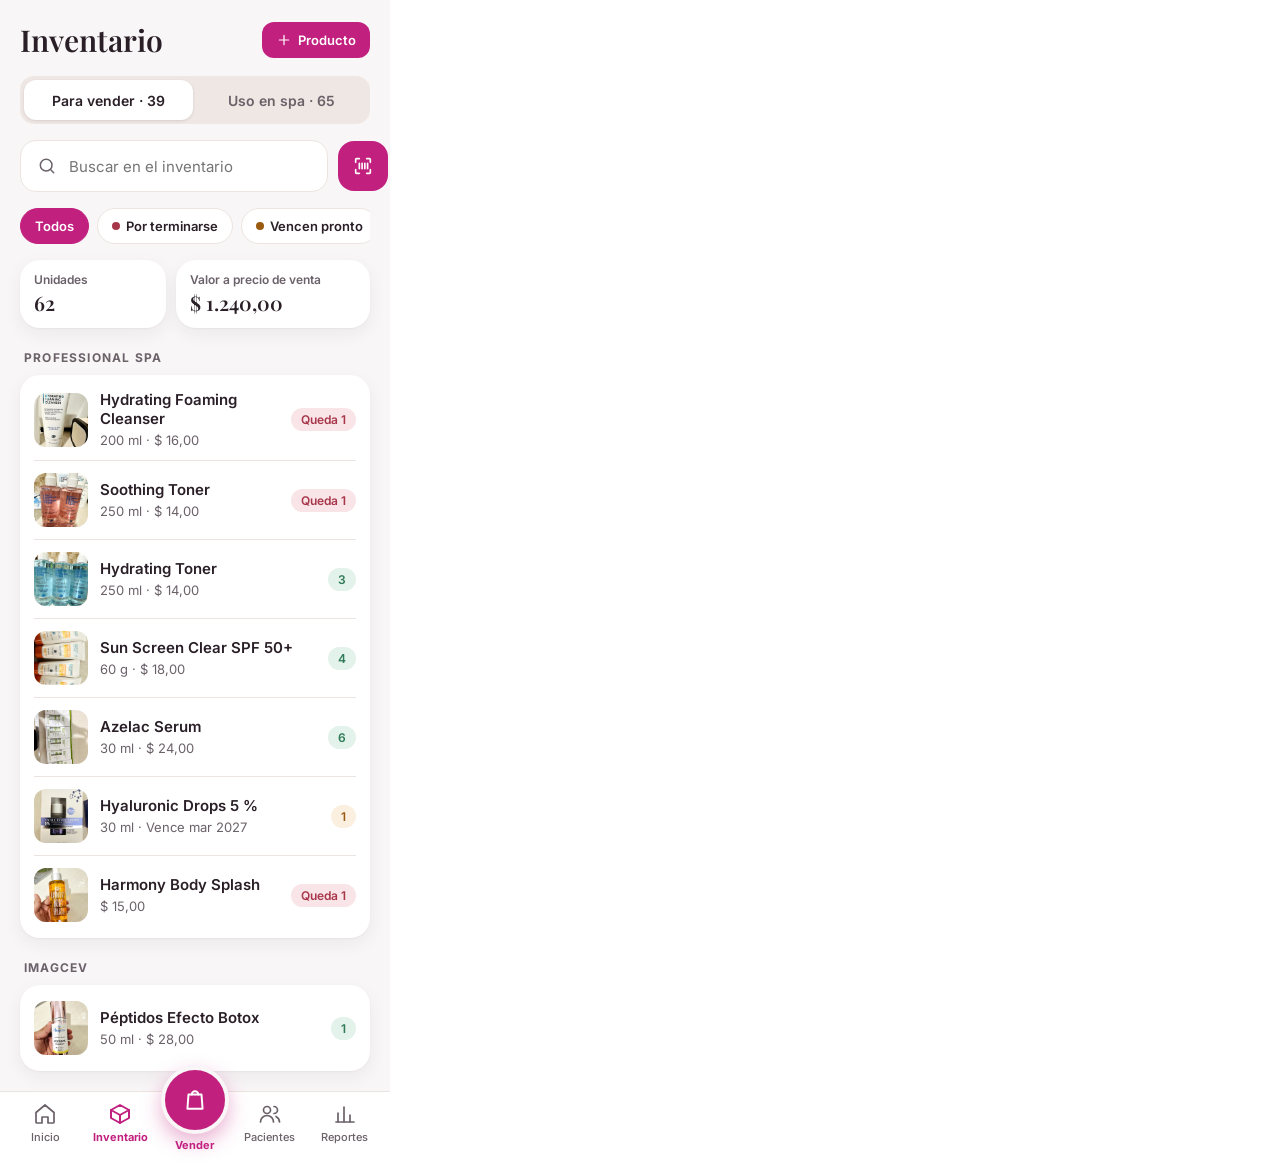
<file: codex/diseno/Inventario.html>
<!doctype html>
<html lang="es">
<head>
<meta charset="utf-8">
<title>Inventario</title>
</head>
<body>


<link href="https://fonts.googleapis.com/css2?family=Playfair+Display:wght@500;600;700&amp;family=Inter:wght@400;500;600;700&amp;display=swap" rel="stylesheet">
<style>
body{margin:0; font-variant-numeric:lining-nums}
a{color:#C2207F}a:hover{color:#9C1966}
</style>

<div style="position:relative; width:390px; height:1170px; overflow:hidden; box-sizing:border-box; background:#F9F6F7; font-family:'Inter', system-ui, sans-serif; color:#2A1F27">
<div style="display:flex; flex-direction:column; gap:16px; padding:20px 20px 110px"><div style="display:flex; align-items:center; justify-content:space-between"><h1 style="margin:0; font:600 30px 'Playfair Display', Georgia, serif">Inventario</h1><button type="button" style="display:inline-flex; align-items:center; gap:6px; height:36px; padding:0 14px; border-radius:12px; border:0; background:#C2207F; color:#FFFFFF; font:600 13px 'Inter', system-ui, sans-serif; text-decoration:none; flex:none; white-space:nowrap"><svg aria-hidden="true" width="16" height="16" viewBox="0 0 24 24" fill="none" stroke="currentColor" stroke-width="1.8" stroke-linecap="round" stroke-linejoin="round" style="flex:none"><path d="M12 5v14M5 12h14"/></svg>Producto</button></div><div style="display:flex; gap:4px; padding:4px; border-radius:14px; background:#EFE7E3"><button type="button" style="flex:1; height:40px; border-radius:12px; border:0; background:#FFFFFF; color:#2A1F27; font:600 14px 'Inter', system-ui, sans-serif; box-shadow:0 1px 3px rgba(42,31,39,.12)">Para vender · 39</button><button type="button" style="flex:1; height:40px; border-radius:12px; border:0; background:transparent; color:#6B6169; font:600 14px 'Inter', system-ui, sans-serif; box-shadow:none">Uso en spa · 65</button></div><div style="display:flex; gap:10px; align-items:center">
<label for="b3" style="flex:1; display:flex; align-items:center; gap:10px; height:50px; padding:0 16px; border-radius:16px; background:#FFFFFF; border:1px solid #ECE4E0; color:#6B6169"><svg aria-hidden="true" width="20" height="20" viewBox="0 0 24 24" fill="none" stroke="currentColor" stroke-width="1.8" stroke-linecap="round" stroke-linejoin="round" style="flex:none"><circle cx="11" cy="11" r="7"/><path d="m20 20-3.5-3.5"/></svg><span style="position:absolute; width:1px; height:1px; overflow:hidden; clip:rect(0 0 0 0)">Buscar en el inventario</span><input id="b3" type="search" placeholder="Buscar en el inventario" style="border:0; outline:none; flex:1; font:15px 'Inter', system-ui, sans-serif; color:#2A1F27; background:transparent; min-width:0"></label>
<a href="Escaner.html" aria-label="Escanear código de barras" style="width:50px; height:50px; border-radius:16px; background:#C2207F; color:#FFFFFF; display:flex; align-items:center; justify-content:center; text-decoration:none; flex:none"><svg aria-hidden="true" width="22" height="22" viewBox="0 0 24 24" fill="none" stroke="currentColor" stroke-width="1.8" stroke-linecap="round" stroke-linejoin="round" style="flex:none"><path d="M4 8V5a1 1 0 0 1 1-1h3"/><path d="M16 4h3a1 1 0 0 1 1 1v3"/><path d="M20 16v3a1 1 0 0 1-1 1h-3"/><path d="M8 20H5a1 1 0 0 1-1-1v-3"/><path d="M8 9v6M11 9v6M14 9v6M17 9v6"/></svg></a>
</div><div style="display:flex; gap:8px; overflow:hidden"><button type="button" style="display:inline-flex; align-items:center; gap:6px; height:36px; padding:0 14px; border-radius:999px; border:1px solid #C2207F; background:#C2207F; color:#FFFFFF; font:600 13px 'Inter', system-ui, sans-serif; white-space:nowrap; flex:none">Todos</button><button type="button" style="display:inline-flex; align-items:center; gap:6px; height:36px; padding:0 14px; border-radius:999px; border:1px solid #ECE4E0; background:#FFFFFF; color:#2A1F27; font:600 13px 'Inter', system-ui, sans-serif; white-space:nowrap; flex:none"><span style="width:8px; height:8px; border-radius:999px; background:#A8364A"></span>Por terminarse</button><button type="button" style="display:inline-flex; align-items:center; gap:6px; height:36px; padding:0 14px; border-radius:999px; border:1px solid #ECE4E0; background:#FFFFFF; color:#2A1F27; font:600 13px 'Inter', system-ui, sans-serif; white-space:nowrap; flex:none"><span style="width:8px; height:8px; border-radius:999px; background:#9A5A10"></span>Vencen pronto</button><button type="button" style="display:inline-flex; align-items:center; gap:6px; height:36px; padding:0 14px; border-radius:999px; border:1px solid #ECE4E0; background:#FFFFFF; color:#2A1F27; font:600 13px 'Inter', system-ui, sans-serif; white-space:nowrap; flex:none">Facial</button></div><div style="display:flex; gap:10px"><div style="background:#FFFFFF; border-radius:20px; box-shadow:0 1px 2px rgba(42,31,39,.04), 0 6px 18px rgba(42,31,39,.06); padding:12px 14px; flex:1; display:flex; flex-direction:column; gap:2px"><span style="font-size:12px; color:#6B6169; font-weight:600">Unidades</span><b style="font:600 20px 'Playfair Display', Georgia, serif">62</b></div><div style="background:#FFFFFF; border-radius:20px; box-shadow:0 1px 2px rgba(42,31,39,.04), 0 6px 18px rgba(42,31,39,.06); padding:12px 14px; flex:1.4; display:flex; flex-direction:column; gap:2px"><span style="font-size:12px; color:#6B6169; font-weight:600">Valor a precio de venta</span><b style="font:600 20px 'Playfair Display', Georgia, serif">$ 1.240,00</b></div></div><span style="font-size:12px; letter-spacing:1.2px; font-weight:700; color:#6B6169; margin:6px 0 -6px 4px">PROFESSIONAL SPA</span><div style="background:#FFFFFF; border-radius:20px; box-shadow:0 1px 2px rgba(42,31,39,.04), 0 6px 18px rgba(42,31,39,.06); padding:4px 0"><a href="Producto.html" style="display:flex; align-items:center; gap:12px; padding:12px 14px; text-decoration:none; color:#2A1F27"><img src="fotos/cleanser.jpg" alt="" style="width:54px; height:54px; border-radius:12px; object-fit:cover; flex:none; background:#E7F3ED"><div style="display:flex; flex-direction:column; gap:3px; flex:1; min-width:0"><span style="font-size:15px; font-weight:600; line-height:1.25">Hydrating Foaming Cleanser</span><span style="font-size:13px; color:#6B6169; line-height:1.3">200 ml · $ 16,00</span></div><span style="display:inline-flex; align-items:center; gap:6px; padding:4px 10px; border-radius:999px; background:#F9E5E8; color:#A8364A; font-size:12px; font-weight:600; white-space:nowrap">Queda 1</span></a><div style="height:1px; background:#ECE4E0; margin:0 14px"></div><div style="display:flex; align-items:center; gap:12px; padding:12px 14px; text-decoration:none; color:#2A1F27"><img src="fotos/soothing.jpg" alt="" style="width:54px; height:54px; border-radius:12px; object-fit:cover; flex:none; background:#E7F3ED"><div style="display:flex; flex-direction:column; gap:3px; flex:1; min-width:0"><span style="font-size:15px; font-weight:600; line-height:1.25">Soothing Toner</span><span style="font-size:13px; color:#6B6169; line-height:1.3">250 ml · $ 14,00</span></div><span style="display:inline-flex; align-items:center; gap:6px; padding:4px 10px; border-radius:999px; background:#F9E5E8; color:#A8364A; font-size:12px; font-weight:600; white-space:nowrap">Queda 1</span></div><div style="height:1px; background:#ECE4E0; margin:0 14px"></div><div style="display:flex; align-items:center; gap:12px; padding:12px 14px; text-decoration:none; color:#2A1F27"><img src="fotos/hydtoner.jpg" alt="" style="width:54px; height:54px; border-radius:12px; object-fit:cover; flex:none; background:#E7F3ED"><div style="display:flex; flex-direction:column; gap:3px; flex:1; min-width:0"><span style="font-size:15px; font-weight:600; line-height:1.25">Hydrating Toner</span><span style="font-size:13px; color:#6B6169; line-height:1.3">250 ml · $ 14,00</span></div><span style="display:inline-flex; align-items:center; gap:6px; padding:4px 10px; border-radius:999px; background:#E3F2EA; color:#2F7A57; font-size:12px; font-weight:600; white-space:nowrap">3</span></div><div style="height:1px; background:#ECE4E0; margin:0 14px"></div><div style="display:flex; align-items:center; gap:12px; padding:12px 14px; text-decoration:none; color:#2A1F27"><img src="fotos/sunscreen.jpg" alt="" style="width:54px; height:54px; border-radius:12px; object-fit:cover; flex:none; background:#E7F3ED"><div style="display:flex; flex-direction:column; gap:3px; flex:1; min-width:0"><span style="font-size:15px; font-weight:600; line-height:1.25">Sun Screen Clear SPF 50+</span><span style="font-size:13px; color:#6B6169; line-height:1.3">60 g · $ 18,00</span></div><span style="display:inline-flex; align-items:center; gap:6px; padding:4px 10px; border-radius:999px; background:#E3F2EA; color:#2F7A57; font-size:12px; font-weight:600; white-space:nowrap">4</span></div><div style="height:1px; background:#ECE4E0; margin:0 14px"></div><div style="display:flex; align-items:center; gap:12px; padding:12px 14px; text-decoration:none; color:#2A1F27"><img src="fotos/azelac.jpg" alt="" style="width:54px; height:54px; border-radius:12px; object-fit:cover; flex:none; background:#E7F3ED"><div style="display:flex; flex-direction:column; gap:3px; flex:1; min-width:0"><span style="font-size:15px; font-weight:600; line-height:1.25">Azelac Serum</span><span style="font-size:13px; color:#6B6169; line-height:1.3">30 ml · $ 24,00</span></div><span style="display:inline-flex; align-items:center; gap:6px; padding:4px 10px; border-radius:999px; background:#E3F2EA; color:#2F7A57; font-size:12px; font-weight:600; white-space:nowrap">6</span></div><div style="height:1px; background:#ECE4E0; margin:0 14px"></div><div style="display:flex; align-items:center; gap:12px; padding:12px 14px; text-decoration:none; color:#2A1F27"><img src="fotos/drops.jpg" alt="" style="width:54px; height:54px; border-radius:12px; object-fit:cover; flex:none; background:#E7F3ED"><div style="display:flex; flex-direction:column; gap:3px; flex:1; min-width:0"><span style="font-size:15px; font-weight:600; line-height:1.25">Hyaluronic Drops 5 %</span><span style="font-size:13px; color:#6B6169; line-height:1.3">30 ml · Vence mar 2027</span></div><span style="display:inline-flex; align-items:center; gap:6px; padding:4px 10px; border-radius:999px; background:#FBF0DF; color:#9A5A10; font-size:12px; font-weight:600; white-space:nowrap">1</span></div><div style="height:1px; background:#ECE4E0; margin:0 14px"></div><div style="display:flex; align-items:center; gap:12px; padding:12px 14px; text-decoration:none; color:#2A1F27"><img src="fotos/splash.jpg" alt="" style="width:54px; height:54px; border-radius:12px; object-fit:cover; flex:none; background:#E7F3ED"><div style="display:flex; flex-direction:column; gap:3px; flex:1; min-width:0"><span style="font-size:15px; font-weight:600; line-height:1.25">Harmony Body Splash</span><span style="font-size:13px; color:#6B6169; line-height:1.3">$ 15,00</span></div><span style="display:inline-flex; align-items:center; gap:6px; padding:4px 10px; border-radius:999px; background:#F9E5E8; color:#A8364A; font-size:12px; font-weight:600; white-space:nowrap">Queda 1</span></div></div><span style="font-size:12px; letter-spacing:1.2px; font-weight:700; color:#6B6169; margin:6px 0 -6px 4px">IMAGCEV</span><div style="background:#FFFFFF; border-radius:20px; box-shadow:0 1px 2px rgba(42,31,39,.04), 0 6px 18px rgba(42,31,39,.06); padding:4px 0"><div style="display:flex; align-items:center; gap:12px; padding:12px 14px; text-decoration:none; color:#2A1F27"><img src="fotos/peptidos.jpg" alt="" style="width:54px; height:54px; border-radius:12px; object-fit:cover; flex:none; background:#E7F3ED"><div style="display:flex; flex-direction:column; gap:3px; flex:1; min-width:0"><span style="font-size:15px; font-weight:600; line-height:1.25">Péptidos Efecto Botox</span><span style="font-size:13px; color:#6B6169; line-height:1.3">50 ml · $ 28,00</span></div><span style="display:inline-flex; align-items:center; gap:6px; padding:4px 10px; border-radius:999px; background:#E3F2EA; color:#2F7A57; font-size:12px; font-weight:600; white-space:nowrap">1</span></div></div></div><nav aria-label="Principal" style="position:absolute; left:0; right:0; bottom:0; height:78px; background:rgba(255,255,255,.96); border-top:1px solid #ECE4E0; display:flex; align-items:flex-start; padding:0 8px"><a href="Main.html" style="flex:1; display:flex; flex-direction:column; align-items:center; gap:4px; padding-top:10px; color:#6B6169; text-decoration:none; font-size:11px; font-weight:500"><svg aria-hidden="true" width="24" height="24" viewBox="0 0 24 24" fill="none" stroke="currentColor" stroke-width="1.7" stroke-linecap="round" stroke-linejoin="round" style="flex:none"><path d="M3 10.5 12 3l9 7.5V20a1 1 0 0 1-1 1h-5v-6H9v6H4a1 1 0 0 1-1-1z"/></svg><span>Inicio</span></a><a href="Inventario.html" style="flex:1; display:flex; flex-direction:column; align-items:center; gap:4px; padding-top:10px; color:#C2207F; text-decoration:none; font-size:11px; font-weight:700"><svg aria-hidden="true" width="24" height="24" viewBox="0 0 24 24" fill="none" stroke="currentColor" stroke-width="2" stroke-linecap="round" stroke-linejoin="round" style="flex:none"><path d="M21 8 12 3 3 8l9 5 9-5z"/><path d="M3 8v8l9 5 9-5V8"/><path d="M12 13v8"/></svg><span>Inventario</span></a><a href="Vender.html" style="display:flex; flex-direction:column; align-items:center; gap:4px; text-decoration:none; color:#C2207F; margin-top:-26px; flex:1"><span style="width:60px; height:60px; border-radius:999px; background:#C2207F; color:#FFFFFF; display:flex; align-items:center; justify-content:center; box-shadow:0 8px 20px rgba(194,32,127,.35); border:4px solid #F9F6F7"><svg aria-hidden="true" width="26" height="26" viewBox="0 0 24 24" fill="none" stroke="currentColor" stroke-width="1.8" stroke-linecap="round" stroke-linejoin="round" style="flex:none"><path d="M6 7h12l1 13H5z"/><path d="M9 7a3 3 0 0 1 6 0"/></svg></span><span style="font-size:11px; font-weight:700">Vender</span></a><a href="Paciente.html" style="flex:1; display:flex; flex-direction:column; align-items:center; gap:4px; padding-top:10px; color:#6B6169; text-decoration:none; font-size:11px; font-weight:500"><svg aria-hidden="true" width="24" height="24" viewBox="0 0 24 24" fill="none" stroke="currentColor" stroke-width="1.7" stroke-linecap="round" stroke-linejoin="round" style="flex:none"><circle cx="9" cy="8" r="3.5"/><path d="M2.5 20a6.5 6.5 0 0 1 13 0"/><path d="M16 4.5a3.5 3.5 0 0 1 0 7"/><path d="M18 14.5a6.5 6.5 0 0 1 3.5 5.5"/></svg><span>Pacientes</span></a><a href="Reportes.html" style="flex:1; display:flex; flex-direction:column; align-items:center; gap:4px; padding-top:10px; color:#6B6169; text-decoration:none; font-size:11px; font-weight:500"><svg aria-hidden="true" width="24" height="24" viewBox="0 0 24 24" fill="none" stroke="currentColor" stroke-width="1.7" stroke-linecap="round" stroke-linejoin="round" style="flex:none"><path d="M5 20V11"/><path d="M11 20V5"/><path d="M17 20v-7"/><path d="M3 20h18"/></svg><span>Reportes</span></a></nav>
</div>

</body>
</html>
</file>
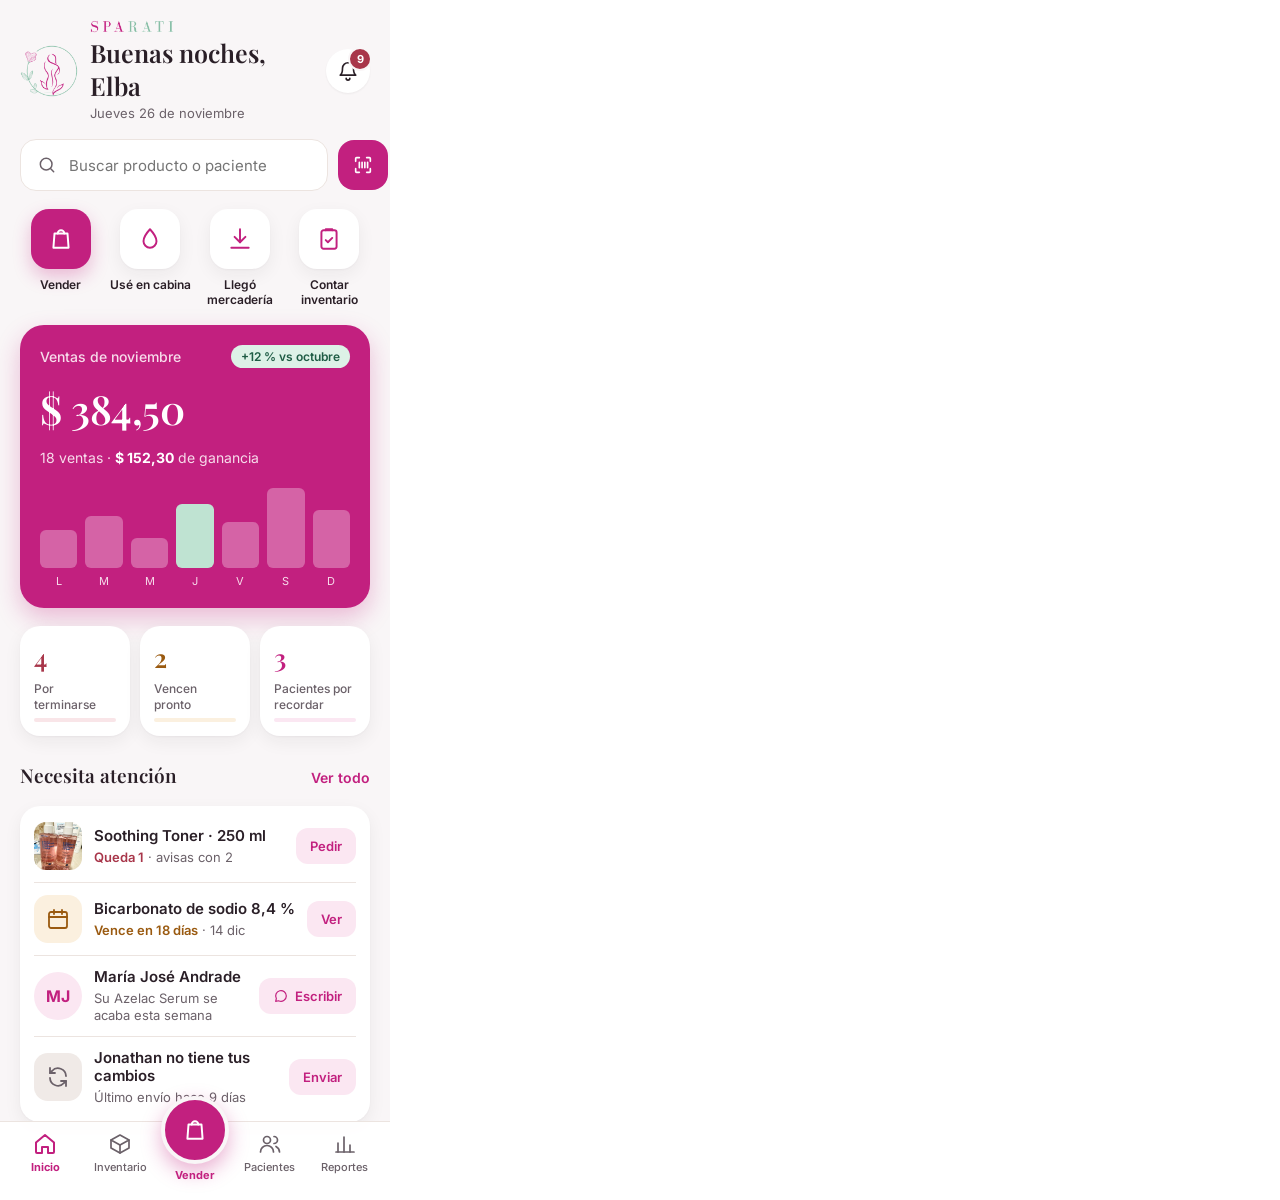
<file: codex/diseno/Main.html>
<!doctype html>
<html lang="es">
<head>
<meta charset="utf-8">
<title>Inicio</title>
</head>
<body>


<link href="https://fonts.googleapis.com/css2?family=Playfair+Display:wght@500;600;700&amp;family=Inter:wght@400;500;600;700&amp;display=swap" rel="stylesheet">
<style>
body{margin:0; font-variant-numeric:lining-nums}
a{color:#C2207F}a:hover{color:#9C1966}
</style>

<div style="position:relative; width:390px; height:1200px; overflow:hidden; box-sizing:border-box; background:#F9F6F7; font-family:'Inter', system-ui, sans-serif; color:#2A1F27">
<div style="display:flex; flex-direction:column; gap:18px; padding:20px 20px 110px"><div style="display:flex; justify-content:space-between; align-items:center; gap:12px">
<div style="display:flex; align-items:center; gap:12px"><img src="fotos/emblema.png" alt="SPARATI" style="width:58px; height:52px; object-fit:contain; flex:none"><div style="display:flex; flex-direction:column; gap:3px"><img src="fotos/texto.png" alt="" style="height:13px; width:auto; align-self:flex-start"><h1 style="margin:0; font:600 25px 'Playfair Display', Georgia, serif">Buenas noches, Elba</h1><span style="font-size:13px; color:#6B6169">Jueves 26 de noviembre</span></div></div>
<div style="position:relative"><button type="button" aria-label="Avisos" style="width:44px; height:44px; border-radius:999px; border:0; background:#FFFFFF; color:#2A1F27; display:flex; align-items:center; justify-content:center; box-shadow:0 1px 2px rgba(42,31,39,.06); text-decoration:none; flex:none; cursor:pointer"><svg aria-hidden="true" width="22" height="22" viewBox="0 0 24 24" fill="none" stroke="currentColor" stroke-width="1.8" stroke-linecap="round" stroke-linejoin="round" style="flex:none"><path d="M6 9a6 6 0 0 1 12 0c0 6 2.5 7.5 2.5 7.5h-17S6 15 6 9z"/><path d="M10 20a2 2 0 0 0 4 0"/></svg></button><span style="position:absolute; top:-2px; right:-2px; min-width:20px; height:20px; border-radius:999px; background:#A8364A; color:#FFFFFF; font-size:11px; font-weight:700; display:flex; align-items:center; justify-content:center; border:2px solid #F9F6F7">9</span></div>
</div><div style="display:flex; gap:10px; align-items:center">
<label for="b1" style="flex:1; display:flex; align-items:center; gap:10px; height:50px; padding:0 16px; border-radius:16px; background:#FFFFFF; border:1px solid #ECE4E0; color:#6B6169"><svg aria-hidden="true" width="20" height="20" viewBox="0 0 24 24" fill="none" stroke="currentColor" stroke-width="1.8" stroke-linecap="round" stroke-linejoin="round" style="flex:none"><circle cx="11" cy="11" r="7"/><path d="m20 20-3.5-3.5"/></svg><span style="position:absolute; width:1px; height:1px; overflow:hidden; clip:rect(0 0 0 0)">Buscar producto o paciente</span><input id="b1" type="search" placeholder="Buscar producto o paciente" style="border:0; outline:none; flex:1; font:15px 'Inter', system-ui, sans-serif; color:#2A1F27; background:transparent; min-width:0"></label>
<a href="Escaner.html" aria-label="Escanear código de barras" style="width:50px; height:50px; border-radius:16px; background:#C2207F; color:#FFFFFF; display:flex; align-items:center; justify-content:center; text-decoration:none; flex:none"><svg aria-hidden="true" width="22" height="22" viewBox="0 0 24 24" fill="none" stroke="currentColor" stroke-width="1.8" stroke-linecap="round" stroke-linejoin="round" style="flex:none"><path d="M4 8V5a1 1 0 0 1 1-1h3"/><path d="M16 4h3a1 1 0 0 1 1 1v3"/><path d="M20 16v3a1 1 0 0 1-1 1h-3"/><path d="M8 20H5a1 1 0 0 1-1-1v-3"/><path d="M8 9v6M11 9v6M14 9v6M17 9v6"/></svg></a>
</div><div style="display:grid; grid-template-columns:repeat(4, minmax(0, 1fr)); gap:8px"><a href="Vender.html" style="display:flex; flex-direction:column; align-items:center; gap:8px; text-decoration:none; color:#2A1F27"><span style="width:60px; height:60px; border-radius:18px; background:#C2207F; color:#FFFFFF; display:flex; align-items:center; justify-content:center; box-shadow:0 8px 18px rgba(194,32,127,.28)"><svg aria-hidden="true" width="26" height="26" viewBox="0 0 24 24" fill="none" stroke="currentColor" stroke-width="1.8" stroke-linecap="round" stroke-linejoin="round" style="flex:none"><path d="M6 7h12l1 13H5z"/><path d="M9 7a3 3 0 0 1 6 0"/></svg></span><span style="font-size:12px; font-weight:600; text-align:center; line-height:1.25">Vender</span></a><a href="Cabina.html" style="display:flex; flex-direction:column; align-items:center; gap:8px; text-decoration:none; color:#2A1F27"><span style="width:60px; height:60px; border-radius:18px; background:#FFFFFF; color:#C2207F; display:flex; align-items:center; justify-content:center; box-shadow:0 1px 2px rgba(42,31,39,.04), 0 6px 18px rgba(42,31,39,.06)"><svg aria-hidden="true" width="26" height="26" viewBox="0 0 24 24" fill="none" stroke="currentColor" stroke-width="1.8" stroke-linecap="round" stroke-linejoin="round" style="flex:none"><path d="M12 3s6 6.5 6 11a6 6 0 0 1-12 0c0-4.5 6-11 6-11z"/></svg></span><span style="font-size:12px; font-weight:600; text-align:center; line-height:1.25">Usé en cabina</span></a><a href="#" style="display:flex; flex-direction:column; align-items:center; gap:8px; text-decoration:none; color:#2A1F27"><span style="width:60px; height:60px; border-radius:18px; background:#FFFFFF; color:#C2207F; display:flex; align-items:center; justify-content:center; box-shadow:0 1px 2px rgba(42,31,39,.04), 0 6px 18px rgba(42,31,39,.06)"><svg aria-hidden="true" width="26" height="26" viewBox="0 0 24 24" fill="none" stroke="currentColor" stroke-width="1.8" stroke-linecap="round" stroke-linejoin="round" style="flex:none"><path d="M12 3v12"/><path d="m7 10 5 5 5-5"/><path d="M4 20h16"/></svg></span><span style="font-size:12px; font-weight:600; text-align:center; line-height:1.25">Llegó mercadería</span></a><a href="#" style="display:flex; flex-direction:column; align-items:center; gap:8px; text-decoration:none; color:#2A1F27"><span style="width:60px; height:60px; border-radius:18px; background:#FFFFFF; color:#C2207F; display:flex; align-items:center; justify-content:center; box-shadow:0 1px 2px rgba(42,31,39,.04), 0 6px 18px rgba(42,31,39,.06)"><svg aria-hidden="true" width="26" height="26" viewBox="0 0 24 24" fill="none" stroke="currentColor" stroke-width="1.8" stroke-linecap="round" stroke-linejoin="round" style="flex:none"><rect x="5" y="4" width="14" height="17" rx="2"/><path d="M9 4V3h6v1"/><path d="m9 13 2 2 4-4"/></svg></span><span style="font-size:12px; font-weight:600; text-align:center; line-height:1.25">Contar inventario</span></a></div><div style="background:#C2207F; border-radius:24px; padding:20px; color:#FFFFFF; display:flex; flex-direction:column; gap:14px; box-shadow:0 10px 24px rgba(194,32,127,.28)">
<div style="display:flex; justify-content:space-between; align-items:center"><span style="font-size:14px; color:#F7DCEB; font-weight:500">Ventas de noviembre</span><span style="display:inline-flex; align-items:center; gap:6px; padding:4px 10px; border-radius:999px; background:#DDF1E7; color:#1F5C45; font-size:12px; font-weight:600; white-space:nowrap">+12 % vs octubre</span></div>
<div style="font:600 40px 'Playfair Display', Georgia, serif; letter-spacing:-.5px">$ 384,50</div>
<div style="font-size:14px; color:#F7DCEB">18 ventas · <b style="color:#FFFFFF">$ 152,30</b> de ganancia</div>
<div style="display:flex; gap:8px; align-items:flex-end; height:104px; margin-top:4px"><div style="flex:1; display:flex; flex-direction:column; align-items:center; gap:6px"><div style="width:100%; height:38px; border-radius:6px; background:rgba(255,255,255,.30)"></div><span style="font-size:11px; color:#F7DCEB">L</span></div><div style="flex:1; display:flex; flex-direction:column; align-items:center; gap:6px"><div style="width:100%; height:52px; border-radius:6px; background:rgba(255,255,255,.30)"></div><span style="font-size:11px; color:#F7DCEB">M</span></div><div style="flex:1; display:flex; flex-direction:column; align-items:center; gap:6px"><div style="width:100%; height:30px; border-radius:6px; background:rgba(255,255,255,.30)"></div><span style="font-size:11px; color:#F7DCEB">M</span></div><div style="flex:1; display:flex; flex-direction:column; align-items:center; gap:6px"><div style="width:100%; height:64px; border-radius:6px; background:#BFE3D2"></div><span style="font-size:11px; color:#F7DCEB">J</span></div><div style="flex:1; display:flex; flex-direction:column; align-items:center; gap:6px"><div style="width:100%; height:46px; border-radius:6px; background:rgba(255,255,255,.30)"></div><span style="font-size:11px; color:#F7DCEB">V</span></div><div style="flex:1; display:flex; flex-direction:column; align-items:center; gap:6px"><div style="width:100%; height:80px; border-radius:6px; background:rgba(255,255,255,.30)"></div><span style="font-size:11px; color:#F7DCEB">S</span></div><div style="flex:1; display:flex; flex-direction:column; align-items:center; gap:6px"><div style="width:100%; height:58px; border-radius:6px; background:rgba(255,255,255,.30)"></div><span style="font-size:11px; color:#F7DCEB">D</span></div></div>
</div><div style="display:grid; grid-template-columns:repeat(3, minmax(0, 1fr)); gap:10px"><div style="background:#FFFFFF; border-radius:20px; box-shadow:0 1px 2px rgba(42,31,39,.04), 0 6px 18px rgba(42,31,39,.06); padding:14px; display:flex; flex-direction:column; gap:6px"><span style="font:600 26px 'Playfair Display', Georgia, serif; color:#A8364A">4</span><span style="font-size:12px; color:#6B6169; line-height:1.3; font-weight:500">Por terminarse</span><span style="height:4px; border-radius:4px; background:#F9E5E8"></span></div><div style="background:#FFFFFF; border-radius:20px; box-shadow:0 1px 2px rgba(42,31,39,.04), 0 6px 18px rgba(42,31,39,.06); padding:14px; display:flex; flex-direction:column; gap:6px"><span style="font:600 26px 'Playfair Display', Georgia, serif; color:#9A5A10">2</span><span style="font-size:12px; color:#6B6169; line-height:1.3; font-weight:500">Vencen pronto</span><span style="height:4px; border-radius:4px; background:#FBF0DF"></span></div><div style="background:#FFFFFF; border-radius:20px; box-shadow:0 1px 2px rgba(42,31,39,.04), 0 6px 18px rgba(42,31,39,.06); padding:14px; display:flex; flex-direction:column; gap:6px"><span style="font:600 26px 'Playfair Display', Georgia, serif; color:#C2207F">3</span><span style="font-size:12px; color:#6B6169; line-height:1.3; font-weight:500">Pacientes por recordar</span><span style="height:4px; border-radius:4px; background:#FBE7F2"></span></div></div><div style="display:flex; align-items:baseline; justify-content:space-between; margin-top:8px"><h2 style="margin:0; font:600 19px 'Playfair Display', Georgia, serif; color:#2A1F27">Necesita atención</h2><a href="#" style="font-size:14px; font-weight:600; color:#C2207F; text-decoration:none">Ver todo</a></div><div style="background:#FFFFFF; border-radius:20px; box-shadow:0 1px 2px rgba(42,31,39,.04), 0 6px 18px rgba(42,31,39,.06); padding:4px 0"><div style="display:flex; align-items:center; gap:12px; padding:12px 14px; text-decoration:none; color:#2A1F27"><img src="fotos/soothing.jpg" alt="" style="width:48px; height:48px; border-radius:12px; object-fit:cover; flex:none; background:#E7F3ED"><div style="display:flex; flex-direction:column; gap:3px; flex:1; min-width:0"><span style="font-size:15px; font-weight:600; line-height:1.25">Soothing Toner · 250 ml</span><span style="font-size:13px; color:#6B6169; line-height:1.3"><span style="color:#A8364A; font-weight:600">Queda 1</span> · avisas con 2</span></div><button type="button" style="display:inline-flex; align-items:center; gap:6px; height:36px; padding:0 14px; border-radius:12px; border:0; background:#FBE7F2; color:#C2207F; font:600 13px 'Inter', system-ui, sans-serif; text-decoration:none; flex:none; white-space:nowrap">Pedir</button></div><div style="height:1px; background:#ECE4E0; margin:0 14px"></div><div style="display:flex; align-items:center; gap:12px; padding:12px 14px; text-decoration:none; color:#2A1F27"><div style="width:48px; height:48px; border-radius:14px; background:#FBF0DF; color:#9A5A10; display:flex; align-items:center; justify-content:center; flex:none"><svg aria-hidden="true" width="24" height="24" viewBox="0 0 24 24" fill="none" stroke="currentColor" stroke-width="1.8" stroke-linecap="round" stroke-linejoin="round" style="flex:none"><rect x="3" y="5" width="18" height="16" rx="2"/><path d="M3 10h18M8 3v4M16 3v4"/></svg></div><div style="display:flex; flex-direction:column; gap:3px; flex:1; min-width:0"><span style="font-size:15px; font-weight:600; line-height:1.25">Bicarbonato de sodio 8,4 %</span><span style="font-size:13px; color:#6B6169; line-height:1.3"><span style="color:#9A5A10; font-weight:600">Vence en 18 días</span> · 14 dic</span></div><button type="button" style="display:inline-flex; align-items:center; gap:6px; height:36px; padding:0 14px; border-radius:12px; border:0; background:#FBE7F2; color:#C2207F; font:600 13px 'Inter', system-ui, sans-serif; text-decoration:none; flex:none; white-space:nowrap">Ver</button></div><div style="height:1px; background:#ECE4E0; margin:0 14px"></div><div style="display:flex; align-items:center; gap:12px; padding:12px 14px; text-decoration:none; color:#2A1F27"><div style="width:48px; height:48px; border-radius:999px; background:#FBE7F2; color:#C2207F; display:flex; align-items:center; justify-content:center; font-weight:700; font-size:16px; flex:none">MJ</div><div style="display:flex; flex-direction:column; gap:3px; flex:1; min-width:0"><span style="font-size:15px; font-weight:600; line-height:1.25">María José Andrade</span><span style="font-size:13px; color:#6B6169; line-height:1.3">Su Azelac Serum se acaba esta semana</span></div><button type="button" style="display:inline-flex; align-items:center; gap:6px; height:36px; padding:0 14px; border-radius:12px; border:0; background:#FBE7F2; color:#C2207F; font:600 13px 'Inter', system-ui, sans-serif; text-decoration:none; flex:none; white-space:nowrap"><svg aria-hidden="true" width="16" height="16" viewBox="0 0 24 24" fill="none" stroke="currentColor" stroke-width="1.8" stroke-linecap="round" stroke-linejoin="round" style="flex:none"><path d="M20 12a8 8 0 0 1-11.6 7.1L4 20l1-4.2A8 8 0 1 1 20 12z"/></svg>Escribir</button></div><div style="height:1px; background:#ECE4E0; margin:0 14px"></div><div style="display:flex; align-items:center; gap:12px; padding:12px 14px; text-decoration:none; color:#2A1F27"><div style="width:48px; height:48px; border-radius:14px; background:#F0EAE7; color:#6B6169; display:flex; align-items:center; justify-content:center; flex:none"><svg aria-hidden="true" width="24" height="24" viewBox="0 0 24 24" fill="none" stroke="currentColor" stroke-width="1.8" stroke-linecap="round" stroke-linejoin="round" style="flex:none"><path d="M20 11a8 8 0 0 0-14-5l-2 2"/><path d="M4 3v5h5"/><path d="M4 13a8 8 0 0 0 14 5l2-2"/><path d="M20 21v-5h-5"/></svg></div><div style="display:flex; flex-direction:column; gap:3px; flex:1; min-width:0"><span style="font-size:15px; font-weight:600; line-height:1.25">Jonathan no tiene tus cambios</span><span style="font-size:13px; color:#6B6169; line-height:1.3">Último envío hace 9 días</span></div><button type="button" style="display:inline-flex; align-items:center; gap:6px; height:36px; padding:0 14px; border-radius:12px; border:0; background:#FBE7F2; color:#C2207F; font:600 13px 'Inter', system-ui, sans-serif; text-decoration:none; flex:none; white-space:nowrap">Enviar</button></div></div></div><nav aria-label="Principal" style="position:absolute; left:0; right:0; bottom:0; height:78px; background:rgba(255,255,255,.96); border-top:1px solid #ECE4E0; display:flex; align-items:flex-start; padding:0 8px"><a href="Main.html" style="flex:1; display:flex; flex-direction:column; align-items:center; gap:4px; padding-top:10px; color:#C2207F; text-decoration:none; font-size:11px; font-weight:700"><svg aria-hidden="true" width="24" height="24" viewBox="0 0 24 24" fill="none" stroke="currentColor" stroke-width="2" stroke-linecap="round" stroke-linejoin="round" style="flex:none"><path d="M3 10.5 12 3l9 7.5V20a1 1 0 0 1-1 1h-5v-6H9v6H4a1 1 0 0 1-1-1z"/></svg><span>Inicio</span></a><a href="Inventario.html" style="flex:1; display:flex; flex-direction:column; align-items:center; gap:4px; padding-top:10px; color:#6B6169; text-decoration:none; font-size:11px; font-weight:500"><svg aria-hidden="true" width="24" height="24" viewBox="0 0 24 24" fill="none" stroke="currentColor" stroke-width="1.7" stroke-linecap="round" stroke-linejoin="round" style="flex:none"><path d="M21 8 12 3 3 8l9 5 9-5z"/><path d="M3 8v8l9 5 9-5V8"/><path d="M12 13v8"/></svg><span>Inventario</span></a><a href="Vender.html" style="display:flex; flex-direction:column; align-items:center; gap:4px; text-decoration:none; color:#C2207F; margin-top:-26px; flex:1"><span style="width:60px; height:60px; border-radius:999px; background:#C2207F; color:#FFFFFF; display:flex; align-items:center; justify-content:center; box-shadow:0 8px 20px rgba(194,32,127,.35); border:4px solid #F9F6F7"><svg aria-hidden="true" width="26" height="26" viewBox="0 0 24 24" fill="none" stroke="currentColor" stroke-width="1.8" stroke-linecap="round" stroke-linejoin="round" style="flex:none"><path d="M6 7h12l1 13H5z"/><path d="M9 7a3 3 0 0 1 6 0"/></svg></span><span style="font-size:11px; font-weight:700">Vender</span></a><a href="Paciente.html" style="flex:1; display:flex; flex-direction:column; align-items:center; gap:4px; padding-top:10px; color:#6B6169; text-decoration:none; font-size:11px; font-weight:500"><svg aria-hidden="true" width="24" height="24" viewBox="0 0 24 24" fill="none" stroke="currentColor" stroke-width="1.7" stroke-linecap="round" stroke-linejoin="round" style="flex:none"><circle cx="9" cy="8" r="3.5"/><path d="M2.5 20a6.5 6.5 0 0 1 13 0"/><path d="M16 4.5a3.5 3.5 0 0 1 0 7"/><path d="M18 14.5a6.5 6.5 0 0 1 3.5 5.5"/></svg><span>Pacientes</span></a><a href="Reportes.html" style="flex:1; display:flex; flex-direction:column; align-items:center; gap:4px; padding-top:10px; color:#6B6169; text-decoration:none; font-size:11px; font-weight:500"><svg aria-hidden="true" width="24" height="24" viewBox="0 0 24 24" fill="none" stroke="currentColor" stroke-width="1.7" stroke-linecap="round" stroke-linejoin="round" style="flex:none"><path d="M5 20V11"/><path d="M11 20V5"/><path d="M17 20v-7"/><path d="M3 20h18"/></svg><span>Reportes</span></a></nav>
</div>

</body>
</html>
</file>
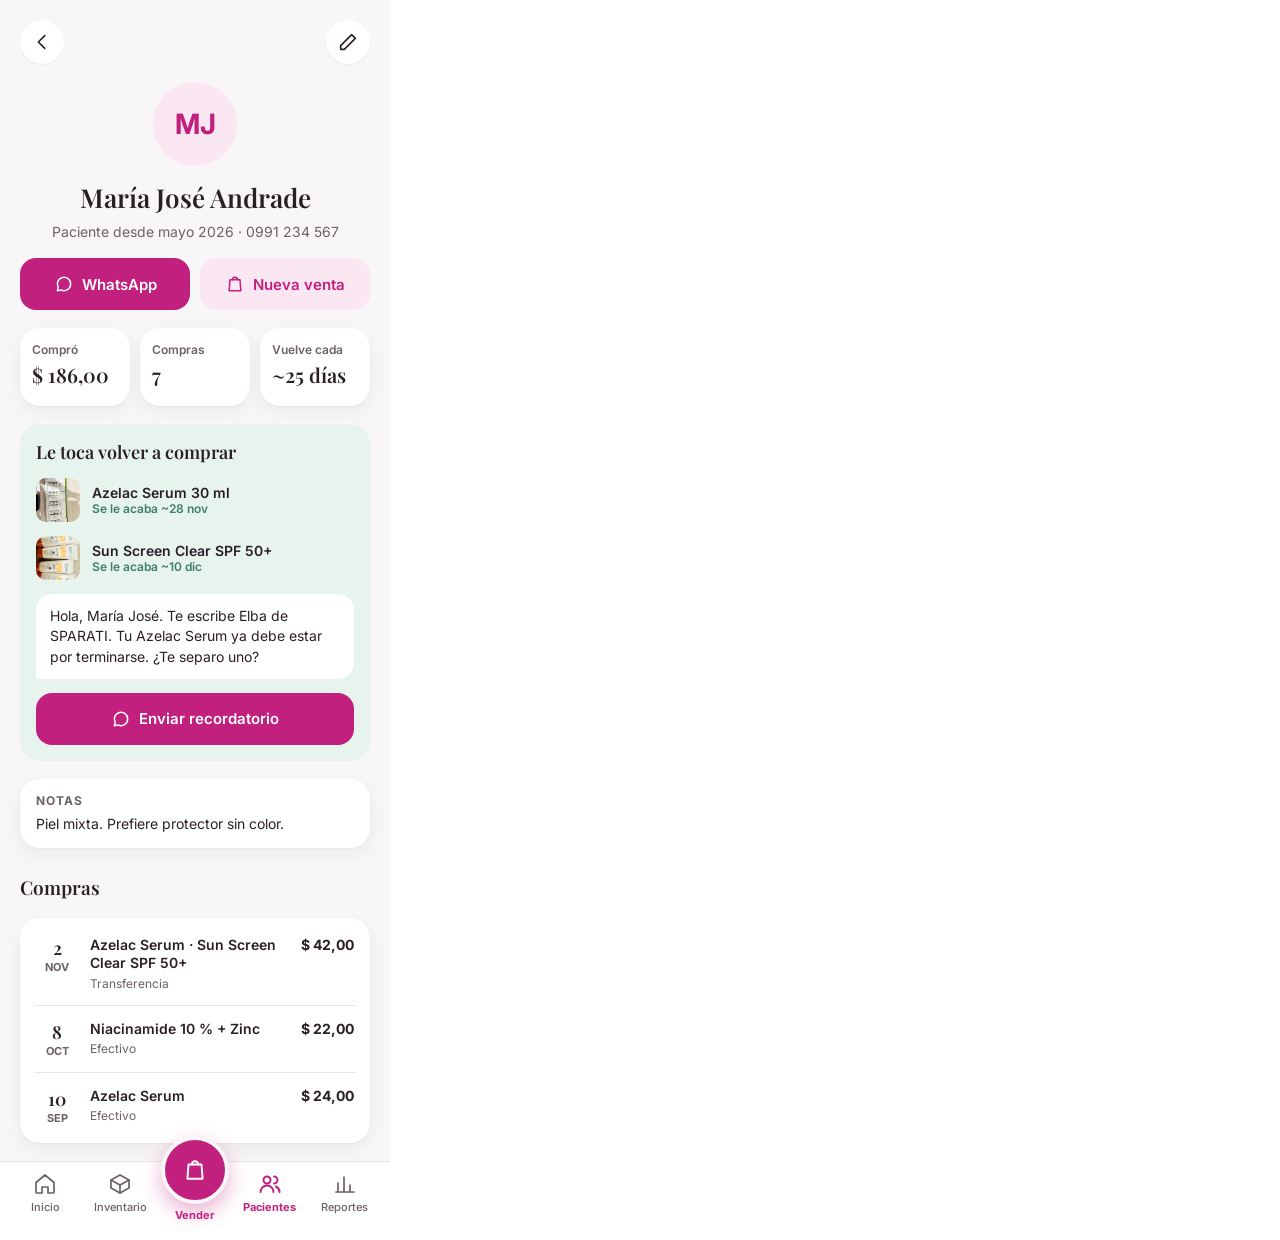
<file: codex/diseno/Paciente.html>
<!doctype html>
<html lang="es">
<head>
<meta charset="utf-8">
<title>Ficha de paciente</title>
</head>
<body>


<link href="https://fonts.googleapis.com/css2?family=Playfair+Display:wght@500;600;700&amp;family=Inter:wght@400;500;600;700&amp;display=swap" rel="stylesheet">
<style>
body{margin:0; font-variant-numeric:lining-nums}
a{color:#C2207F}a:hover{color:#9C1966}
</style>

<div style="position:relative; width:390px; height:1240px; overflow:hidden; box-sizing:border-box; background:#F9F6F7; font-family:'Inter', system-ui, sans-serif; color:#2A1F27">
<div style="display:flex; flex-direction:column; gap:18px; padding:20px 20px 110px">
<div style="display:flex; justify-content:space-between"><a href="Main.html" aria-label="Volver" style="width:44px; height:44px; border-radius:999px; border:0; background:#FFFFFF; color:#2A1F27; display:flex; align-items:center; justify-content:center; box-shadow:0 1px 2px rgba(42,31,39,.06); text-decoration:none; flex:none; cursor:pointer"><svg aria-hidden="true" width="22" height="22" viewBox="0 0 24 24" fill="none" stroke="currentColor" stroke-width="1.8" stroke-linecap="round" stroke-linejoin="round" style="flex:none"><path d="M15 5l-7 7 7 7"/></svg></a><button type="button" aria-label="Editar paciente" style="width:44px; height:44px; border-radius:999px; border:0; background:#FFFFFF; color:#2A1F27; display:flex; align-items:center; justify-content:center; box-shadow:0 1px 2px rgba(42,31,39,.06); text-decoration:none; flex:none; cursor:pointer"><svg aria-hidden="true" width="22" height="22" viewBox="0 0 24 24" fill="none" stroke="currentColor" stroke-width="1.8" stroke-linecap="round" stroke-linejoin="round" style="flex:none"><path d="M4 20h4L20 8l-4-4L4 16z"/></svg></button></div>
<div style="display:flex; flex-direction:column; align-items:center; gap:8px; text-align:center"><div style="width:84px; height:84px; border-radius:999px; background:#FBE7F2; color:#C2207F; display:flex; align-items:center; justify-content:center; font-weight:700; font-size:28px; flex:none">MJ</div><h1 style="margin:6px 0 0; font:600 26px 'Playfair Display', Georgia, serif">María José Andrade</h1><span style="font-size:14px; color:#6B6169">Paciente desde mayo 2026 · 0991 234 567</span></div>
<div style="display:flex; gap:10px"><button type="button" style="display:flex; align-items:center; justify-content:center; gap:8px; height:52px; padding:0 18px; border-radius:16px; border:0; background:#C2207F; color:#FFFFFF; font:600 15px 'Inter', system-ui, sans-serif; text-decoration:none; flex:1; cursor:pointer"><svg aria-hidden="true" width="20" height="20" viewBox="0 0 24 24" fill="none" stroke="currentColor" stroke-width="1.8" stroke-linecap="round" stroke-linejoin="round" style="flex:none"><path d="M20 12a8 8 0 0 1-11.6 7.1L4 20l1-4.2A8 8 0 1 1 20 12z"/></svg>WhatsApp</button><a href="Vender.html" style="display:flex; align-items:center; justify-content:center; gap:8px; height:52px; padding:0 18px; border-radius:16px; border:0; background:#FBE7F2; color:#C2207F; font:600 15px 'Inter', system-ui, sans-serif; text-decoration:none; flex:1; cursor:pointer"><svg aria-hidden="true" width="20" height="20" viewBox="0 0 24 24" fill="none" stroke="currentColor" stroke-width="1.8" stroke-linecap="round" stroke-linejoin="round" style="flex:none"><path d="M6 7h12l1 13H5z"/><path d="M9 7a3 3 0 0 1 6 0"/></svg>Nueva venta</a></div>
<div style="display:grid; grid-template-columns:repeat(3, minmax(0, 1fr)); gap:10px"><div style="background:#FFFFFF; border-radius:20px; box-shadow:0 1px 2px rgba(42,31,39,.04), 0 6px 18px rgba(42,31,39,.06); padding:14px 12px; display:flex; flex-direction:column; gap:4px"><span style="font-size:12px; color:#6B6169; font-weight:600">Compró</span><b style="font:600 20px 'Playfair Display', Georgia, serif; color:#2A1F27">$ 186,00</b><span style="font-size:12px; color:#2A1F27; font-weight:600"></span></div><div style="background:#FFFFFF; border-radius:20px; box-shadow:0 1px 2px rgba(42,31,39,.04), 0 6px 18px rgba(42,31,39,.06); padding:14px 12px; display:flex; flex-direction:column; gap:4px"><span style="font-size:12px; color:#6B6169; font-weight:600">Compras</span><b style="font:600 20px 'Playfair Display', Georgia, serif; color:#2A1F27">7</b><span style="font-size:12px; color:#2A1F27; font-weight:600"></span></div><div style="background:#FFFFFF; border-radius:20px; box-shadow:0 1px 2px rgba(42,31,39,.04), 0 6px 18px rgba(42,31,39,.06); padding:14px 12px; display:flex; flex-direction:column; gap:4px"><span style="font-size:12px; color:#6B6169; font-weight:600">Vuelve cada</span><b style="font:600 20px 'Playfair Display', Georgia, serif; color:#2A1F27">~25 días</b><span style="font-size:12px; color:#2A1F27; font-weight:600"></span></div></div>
<div style="background:#E7F3ED; border-radius:20px; padding:16px; display:flex; flex-direction:column; gap:14px">
<h2 style="margin:0; font:600 18px 'Playfair Display', Georgia, serif">Le toca volver a comprar</h2>
<div style="display:flex; align-items:center; gap:12px"><img src="fotos/azelac.jpg" alt="" style="width:44px; height:44px; border-radius:10px; object-fit:cover; flex:none; background:#E7F3ED"><div style="display:flex; flex-direction:column; flex:1"><span style="font-size:14px; font-weight:600">Azelac Serum 30 ml</span><span style="font-size:12px; color:#3E7F66; font-weight:600">Se le acaba ~28 nov</span></div></div><div style="display:flex; align-items:center; gap:12px"><img src="fotos/sunscreen.jpg" alt="" style="width:44px; height:44px; border-radius:10px; object-fit:cover; flex:none; background:#E7F3ED"><div style="display:flex; flex-direction:column; flex:1"><span style="font-size:14px; font-weight:600">Sun Screen Clear SPF 50+</span><span style="font-size:12px; color:#3E7F66; font-weight:600">Se le acaba ~10 dic</span></div></div>
<div style="background:#FFFFFF; border-radius:16px 16px 16px 4px; padding:12px 14px; font-size:14px; line-height:1.45; color:#2A1F27">Hola, María José. Te escribe Elba de SPARATI. Tu Azelac Serum ya debe estar por terminarse. ¿Te separo uno?</div>
<button type="button" style="display:flex; align-items:center; justify-content:center; gap:8px; height:52px; padding:0 18px; border-radius:16px; border:0; background:#C2207F; color:#FFFFFF; font:600 15px 'Inter', system-ui, sans-serif; text-decoration:none;  cursor:pointer"><svg aria-hidden="true" width="20" height="20" viewBox="0 0 24 24" fill="none" stroke="currentColor" stroke-width="1.8" stroke-linecap="round" stroke-linejoin="round" style="flex:none"><path d="M20 12a8 8 0 0 1-11.6 7.1L4 20l1-4.2A8 8 0 1 1 20 12z"/></svg>Enviar recordatorio</button>
</div>
<div style="background:#FFFFFF; border-radius:20px; box-shadow:0 1px 2px rgba(42,31,39,.04), 0 6px 18px rgba(42,31,39,.06); padding:14px 16px; display:flex; flex-direction:column; gap:6px"><span style="font-size:12px; color:#6B6169; font-weight:700; letter-spacing:1px">NOTAS</span><span style="font-size:14px; line-height:1.45">Piel mixta. Prefiere protector sin color.</span></div>
<div style="display:flex; align-items:baseline; justify-content:space-between; margin-top:8px"><h2 style="margin:0; font:600 19px 'Playfair Display', Georgia, serif; color:#2A1F27">Compras</h2></div>
<div style="background:#FFFFFF; border-radius:20px; box-shadow:0 1px 2px rgba(42,31,39,.04), 0 6px 18px rgba(42,31,39,.06); padding:4px 0"><div style="display:flex; gap:12px; padding:14px 16px; align-items:flex-start"><div style="display:flex; flex-direction:column; align-items:center; width:42px; flex:none"><b style="font:600 18px 'Playfair Display', Georgia, serif">2</b><span style="font-size:11px; color:#6B6169; font-weight:700">NOV</span></div><div style="display:flex; flex-direction:column; gap:3px; flex:1"><span style="font-size:14px; font-weight:600; line-height:1.3">Azelac Serum · Sun Screen Clear SPF 50+</span><span style="font-size:12px; color:#6B6169">Transferencia</span></div><b style="font-size:14px">$ 42,00</b></div><div style="height:1px; background:#ECE4E0; margin:0 14px"></div><div style="display:flex; gap:12px; padding:14px 16px; align-items:flex-start"><div style="display:flex; flex-direction:column; align-items:center; width:42px; flex:none"><b style="font:600 18px 'Playfair Display', Georgia, serif">8</b><span style="font-size:11px; color:#6B6169; font-weight:700">OCT</span></div><div style="display:flex; flex-direction:column; gap:3px; flex:1"><span style="font-size:14px; font-weight:600; line-height:1.3">Niacinamide 10 % + Zinc</span><span style="font-size:12px; color:#6B6169">Efectivo</span></div><b style="font-size:14px">$ 22,00</b></div><div style="height:1px; background:#ECE4E0; margin:0 14px"></div><div style="display:flex; gap:12px; padding:14px 16px; align-items:flex-start"><div style="display:flex; flex-direction:column; align-items:center; width:42px; flex:none"><b style="font:600 18px 'Playfair Display', Georgia, serif">10</b><span style="font-size:11px; color:#6B6169; font-weight:700">SEP</span></div><div style="display:flex; flex-direction:column; gap:3px; flex:1"><span style="font-size:14px; font-weight:600; line-height:1.3">Azelac Serum</span><span style="font-size:12px; color:#6B6169">Efectivo</span></div><b style="font-size:14px">$ 24,00</b></div></div>
</div><nav aria-label="Principal" style="position:absolute; left:0; right:0; bottom:0; height:78px; background:rgba(255,255,255,.96); border-top:1px solid #ECE4E0; display:flex; align-items:flex-start; padding:0 8px"><a href="Main.html" style="flex:1; display:flex; flex-direction:column; align-items:center; gap:4px; padding-top:10px; color:#6B6169; text-decoration:none; font-size:11px; font-weight:500"><svg aria-hidden="true" width="24" height="24" viewBox="0 0 24 24" fill="none" stroke="currentColor" stroke-width="1.7" stroke-linecap="round" stroke-linejoin="round" style="flex:none"><path d="M3 10.5 12 3l9 7.5V20a1 1 0 0 1-1 1h-5v-6H9v6H4a1 1 0 0 1-1-1z"/></svg><span>Inicio</span></a><a href="Inventario.html" style="flex:1; display:flex; flex-direction:column; align-items:center; gap:4px; padding-top:10px; color:#6B6169; text-decoration:none; font-size:11px; font-weight:500"><svg aria-hidden="true" width="24" height="24" viewBox="0 0 24 24" fill="none" stroke="currentColor" stroke-width="1.7" stroke-linecap="round" stroke-linejoin="round" style="flex:none"><path d="M21 8 12 3 3 8l9 5 9-5z"/><path d="M3 8v8l9 5 9-5V8"/><path d="M12 13v8"/></svg><span>Inventario</span></a><a href="Vender.html" style="display:flex; flex-direction:column; align-items:center; gap:4px; text-decoration:none; color:#C2207F; margin-top:-26px; flex:1"><span style="width:60px; height:60px; border-radius:999px; background:#C2207F; color:#FFFFFF; display:flex; align-items:center; justify-content:center; box-shadow:0 8px 20px rgba(194,32,127,.35); border:4px solid #F9F6F7"><svg aria-hidden="true" width="26" height="26" viewBox="0 0 24 24" fill="none" stroke="currentColor" stroke-width="1.8" stroke-linecap="round" stroke-linejoin="round" style="flex:none"><path d="M6 7h12l1 13H5z"/><path d="M9 7a3 3 0 0 1 6 0"/></svg></span><span style="font-size:11px; font-weight:700">Vender</span></a><a href="Paciente.html" style="flex:1; display:flex; flex-direction:column; align-items:center; gap:4px; padding-top:10px; color:#C2207F; text-decoration:none; font-size:11px; font-weight:700"><svg aria-hidden="true" width="24" height="24" viewBox="0 0 24 24" fill="none" stroke="currentColor" stroke-width="2" stroke-linecap="round" stroke-linejoin="round" style="flex:none"><circle cx="9" cy="8" r="3.5"/><path d="M2.5 20a6.5 6.5 0 0 1 13 0"/><path d="M16 4.5a3.5 3.5 0 0 1 0 7"/><path d="M18 14.5a6.5 6.5 0 0 1 3.5 5.5"/></svg><span>Pacientes</span></a><a href="Reportes.html" style="flex:1; display:flex; flex-direction:column; align-items:center; gap:4px; padding-top:10px; color:#6B6169; text-decoration:none; font-size:11px; font-weight:500"><svg aria-hidden="true" width="24" height="24" viewBox="0 0 24 24" fill="none" stroke="currentColor" stroke-width="1.7" stroke-linecap="round" stroke-linejoin="round" style="flex:none"><path d="M5 20V11"/><path d="M11 20V5"/><path d="M17 20v-7"/><path d="M3 20h18"/></svg><span>Reportes</span></a></nav>
</div>

</body>
</html>
</file>
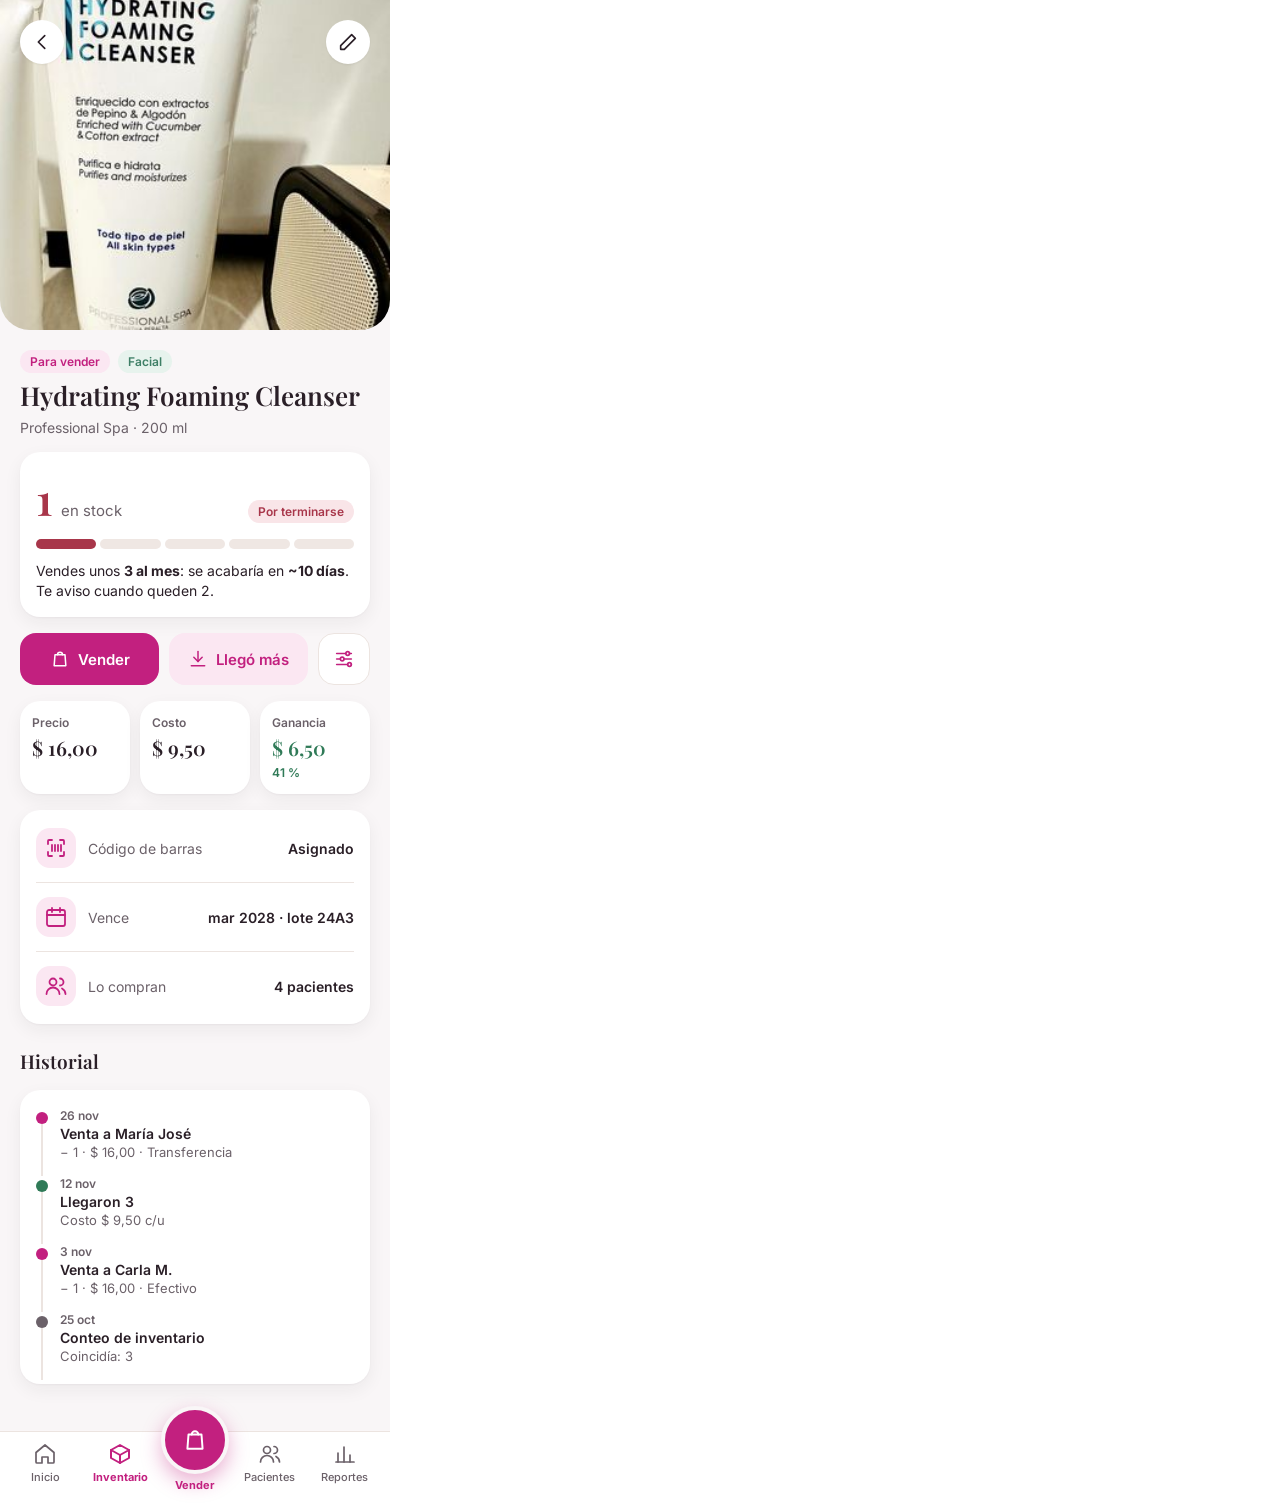
<file: codex/diseno/Producto.html>
<!doctype html>
<html lang="es">
<head>
<meta charset="utf-8">
<title>Ficha de producto</title>
</head>
<body>


<link href="https://fonts.googleapis.com/css2?family=Playfair+Display:wght@500;600;700&amp;family=Inter:wght@400;500;600;700&amp;display=swap" rel="stylesheet">
<style>
body{margin:0; font-variant-numeric:lining-nums}
a{color:#C2207F}a:hover{color:#9C1966}
</style>

<div style="position:relative; width:390px; height:1510px; overflow:hidden; box-sizing:border-box; background:#F9F6F7; font-family:'Inter', system-ui, sans-serif; color:#2A1F27">
<div style="position:relative; height:330px">
<img src="fotos/cleanser.jpg" alt="Hydrating Foaming Cleanser" style="width:100%; height:330px; object-fit:cover; object-position:center 25%; border-radius:0 0 30px 30px">
<div style="position:absolute; top:20px; left:20px; right:20px; display:flex; justify-content:space-between"><a href="Inventario.html" aria-label="Volver" style="width:44px; height:44px; border-radius:999px; border:0; background:#FFFFFF; color:#2A1F27; display:flex; align-items:center; justify-content:center; box-shadow:0 1px 2px rgba(42,31,39,.06); text-decoration:none; flex:none; cursor:pointer"><svg aria-hidden="true" width="22" height="22" viewBox="0 0 24 24" fill="none" stroke="currentColor" stroke-width="1.8" stroke-linecap="round" stroke-linejoin="round" style="flex:none"><path d="M15 5l-7 7 7 7"/></svg></a><button type="button" aria-label="Editar producto" style="width:44px; height:44px; border-radius:999px; border:0; background:#FFFFFF; color:#2A1F27; display:flex; align-items:center; justify-content:center; box-shadow:0 1px 2px rgba(42,31,39,.06); text-decoration:none; flex:none; cursor:pointer"><svg aria-hidden="true" width="22" height="22" viewBox="0 0 24 24" fill="none" stroke="currentColor" stroke-width="1.8" stroke-linecap="round" stroke-linejoin="round" style="flex:none"><path d="M4 20h4L20 8l-4-4L4 16z"/></svg></button></div>
</div>
<div style="display:flex; flex-direction:column; gap:16px; padding:20px 20px 110px">
<div style="display:flex; flex-direction:column; gap:8px"><div style="display:flex; gap:8px"><span style="display:inline-flex; align-items:center; gap:6px; padding:4px 10px; border-radius:999px; background:#FBE7F2; color:#C2207F; font-size:12px; font-weight:600; white-space:nowrap">Para vender</span><span style="display:inline-flex; align-items:center; gap:6px; padding:4px 10px; border-radius:999px; background:#E7F3ED; color:#3E7F66; font-size:12px; font-weight:600; white-space:nowrap">Facial</span></div><h1 style="margin:0; font:600 26px 'Playfair Display', Georgia, serif; line-height:1.15">Hydrating Foaming Cleanser</h1><span style="font-size:14px; color:#6B6169">Professional Spa · 200 ml</span></div>
<div style="background:#FFFFFF; border-radius:20px; box-shadow:0 1px 2px rgba(42,31,39,.04), 0 6px 18px rgba(42,31,39,.06); padding:16px; display:flex; flex-direction:column; gap:12px">
<div style="display:flex; align-items:baseline; gap:8px"><b style="font:600 44px 'Playfair Display', Georgia, serif; color:#A8364A">1</b><span style="font-size:15px; color:#6B6169">en stock</span><span style="margin-left:auto"><span style="display:inline-flex; align-items:center; gap:6px; padding:4px 10px; border-radius:999px; background:#F9E5E8; color:#A8364A; font-size:12px; font-weight:600; white-space:nowrap">Por terminarse</span></span></div>
<div style="display:flex; gap:4px"><span style="flex:1; height:10px; border-radius:6px; background:#A8364A"></span><span style="flex:1; height:10px; border-radius:6px; background:#EFE7E3"></span><span style="flex:1; height:10px; border-radius:6px; background:#EFE7E3"></span><span style="flex:1; height:10px; border-radius:6px; background:#EFE7E3"></span><span style="flex:1; height:10px; border-radius:6px; background:#EFE7E3"></span></div>
<p style="margin:0; font-size:14px; color:#2A1F27; line-height:1.45">Vendes unos <b>3 al mes</b>: se acabaría en <b>~10 días</b>. Te aviso cuando queden 2.</p>
</div>
<div style="display:flex; gap:10px"><a href="Vender.html" style="display:flex; align-items:center; justify-content:center; gap:8px; height:52px; padding:0 18px; border-radius:16px; border:0; background:#C2207F; color:#FFFFFF; font:600 15px 'Inter', system-ui, sans-serif; text-decoration:none; flex:1; cursor:pointer"><svg aria-hidden="true" width="20" height="20" viewBox="0 0 24 24" fill="none" stroke="currentColor" stroke-width="1.8" stroke-linecap="round" stroke-linejoin="round" style="flex:none"><path d="M6 7h12l1 13H5z"/><path d="M9 7a3 3 0 0 1 6 0"/></svg>Vender</a><button type="button" style="display:flex; align-items:center; justify-content:center; gap:8px; height:52px; padding:0 18px; border-radius:16px; border:0; background:#FBE7F2; color:#C2207F; font:600 15px 'Inter', system-ui, sans-serif; text-decoration:none; flex:1; cursor:pointer"><svg aria-hidden="true" width="20" height="20" viewBox="0 0 24 24" fill="none" stroke="currentColor" stroke-width="1.8" stroke-linecap="round" stroke-linejoin="round" style="flex:none"><path d="M12 3v12"/><path d="m7 10 5 5 5-5"/><path d="M4 20h16"/></svg>Llegó más</button><button type="button" aria-label="Ajustar cantidad" style="width:52px; height:52px; border-radius:16px; border:1px solid #ECE4E0; background:#FFFFFF; color:#C2207F; display:flex; align-items:center; justify-content:center; flex:none"><svg aria-hidden="true" width="22" height="22" viewBox="0 0 24 24" fill="none" stroke="currentColor" stroke-width="1.8" stroke-linecap="round" stroke-linejoin="round" style="flex:none"><path d="M4 6h10M18 6h2M4 12h4M12 12h8M4 18h12M20 18h0"/><circle cx="16" cy="6" r="2"/><circle cx="10" cy="12" r="2"/><circle cx="18" cy="18" r="2"/></svg></button></div>
<div style="display:grid; grid-template-columns:repeat(3, minmax(0, 1fr)); gap:10px"><div style="background:#FFFFFF; border-radius:20px; box-shadow:0 1px 2px rgba(42,31,39,.04), 0 6px 18px rgba(42,31,39,.06); padding:14px 12px; display:flex; flex-direction:column; gap:4px"><span style="font-size:12px; color:#6B6169; font-weight:600">Precio</span><b style="font:600 20px 'Playfair Display', Georgia, serif; color:#2A1F27">$ 16,00</b><span style="font-size:12px; color:#2A1F27; font-weight:600"></span></div><div style="background:#FFFFFF; border-radius:20px; box-shadow:0 1px 2px rgba(42,31,39,.04), 0 6px 18px rgba(42,31,39,.06); padding:14px 12px; display:flex; flex-direction:column; gap:4px"><span style="font-size:12px; color:#6B6169; font-weight:600">Costo</span><b style="font:600 20px 'Playfair Display', Georgia, serif; color:#2A1F27">$ 9,50</b><span style="font-size:12px; color:#2A1F27; font-weight:600"></span></div><div style="background:#FFFFFF; border-radius:20px; box-shadow:0 1px 2px rgba(42,31,39,.04), 0 6px 18px rgba(42,31,39,.06); padding:14px 12px; display:flex; flex-direction:column; gap:4px"><span style="font-size:12px; color:#6B6169; font-weight:600">Ganancia</span><b style="font:600 20px 'Playfair Display', Georgia, serif; color:#2F7A57">$ 6,50</b><span style="font-size:12px; color:#2F7A57; font-weight:600">41 %</span></div></div>
<div style="background:#FFFFFF; border-radius:20px; box-shadow:0 1px 2px rgba(42,31,39,.04), 0 6px 18px rgba(42,31,39,.06); padding:4px 0"><div style="display:flex; align-items:center; gap:12px; padding:14px 16px"><div style="width:40px; height:40px; border-radius:14px; background:#FBE7F2; color:#C2207F; display:flex; align-items:center; justify-content:center; flex:none"><svg aria-hidden="true" width="24" height="24" viewBox="0 0 24 24" fill="none" stroke="currentColor" stroke-width="1.8" stroke-linecap="round" stroke-linejoin="round" style="flex:none"><path d="M4 8V5a1 1 0 0 1 1-1h3"/><path d="M16 4h3a1 1 0 0 1 1 1v3"/><path d="M20 16v3a1 1 0 0 1-1 1h-3"/><path d="M8 20H5a1 1 0 0 1-1-1v-3"/><path d="M8 9v6M11 9v6M14 9v6M17 9v6"/></svg></div><span style="flex:1; font-size:14px; color:#6B6169">Código de barras</span><span style="font-size:14px; font-weight:600; text-align:right">Asignado</span></div><div style="height:1px; background:#ECE4E0; margin:0 16px"></div><div style="display:flex; align-items:center; gap:12px; padding:14px 16px"><div style="width:40px; height:40px; border-radius:14px; background:#FBE7F2; color:#C2207F; display:flex; align-items:center; justify-content:center; flex:none"><svg aria-hidden="true" width="24" height="24" viewBox="0 0 24 24" fill="none" stroke="currentColor" stroke-width="1.8" stroke-linecap="round" stroke-linejoin="round" style="flex:none"><rect x="3" y="5" width="18" height="16" rx="2"/><path d="M3 10h18M8 3v4M16 3v4"/></svg></div><span style="flex:1; font-size:14px; color:#6B6169">Vence</span><span style="font-size:14px; font-weight:600; text-align:right">mar 2028 · lote 24A3</span></div><div style="height:1px; background:#ECE4E0; margin:0 16px"></div><div style="display:flex; align-items:center; gap:12px; padding:14px 16px"><div style="width:40px; height:40px; border-radius:14px; background:#FBE7F2; color:#C2207F; display:flex; align-items:center; justify-content:center; flex:none"><svg aria-hidden="true" width="24" height="24" viewBox="0 0 24 24" fill="none" stroke="currentColor" stroke-width="1.8" stroke-linecap="round" stroke-linejoin="round" style="flex:none"><circle cx="9" cy="8" r="3.5"/><path d="M2.5 20a6.5 6.5 0 0 1 13 0"/><path d="M16 4.5a3.5 3.5 0 0 1 0 7"/><path d="M18 14.5a6.5 6.5 0 0 1 3.5 5.5"/></svg></div><span style="flex:1; font-size:14px; color:#6B6169">Lo compran</span><span style="font-size:14px; font-weight:600; text-align:right">4 pacientes</span></div></div>
<div style="display:flex; align-items:baseline; justify-content:space-between; margin-top:8px"><h2 style="margin:0; font:600 19px 'Playfair Display', Georgia, serif; color:#2A1F27">Historial</h2></div>
<div style="background:#FFFFFF; border-radius:20px; box-shadow:0 1px 2px rgba(42,31,39,.04), 0 6px 18px rgba(42,31,39,.06); padding:18px 16px 4px"><div style="display:flex; gap:12px"><div style="display:flex; flex-direction:column; align-items:center"><span style="width:12px; height:12px; border-radius:999px; background:#C2207F; margin-top:4px"></span><span style="width:2px; flex:1; background:#ECE4E0"></span></div><div style="display:flex; flex-direction:column; gap:2px; padding-bottom:16px; flex:1"><span style="font-size:12px; color:#6B6169; font-weight:600">26 nov</span><span style="font-size:14px; font-weight:600">Venta a María José</span><span style="font-size:13px; color:#6B6169">− 1 · $ 16,00 · Transferencia</span></div></div><div style="display:flex; gap:12px"><div style="display:flex; flex-direction:column; align-items:center"><span style="width:12px; height:12px; border-radius:999px; background:#2F7A57; margin-top:4px"></span><span style="width:2px; flex:1; background:#ECE4E0"></span></div><div style="display:flex; flex-direction:column; gap:2px; padding-bottom:16px; flex:1"><span style="font-size:12px; color:#6B6169; font-weight:600">12 nov</span><span style="font-size:14px; font-weight:600">Llegaron 3</span><span style="font-size:13px; color:#6B6169">Costo $ 9,50 c/u</span></div></div><div style="display:flex; gap:12px"><div style="display:flex; flex-direction:column; align-items:center"><span style="width:12px; height:12px; border-radius:999px; background:#C2207F; margin-top:4px"></span><span style="width:2px; flex:1; background:#ECE4E0"></span></div><div style="display:flex; flex-direction:column; gap:2px; padding-bottom:16px; flex:1"><span style="font-size:12px; color:#6B6169; font-weight:600">3 nov</span><span style="font-size:14px; font-weight:600">Venta a Carla M.</span><span style="font-size:13px; color:#6B6169">− 1 · $ 16,00 · Efectivo</span></div></div><div style="display:flex; gap:12px"><div style="display:flex; flex-direction:column; align-items:center"><span style="width:12px; height:12px; border-radius:999px; background:#6B6169; margin-top:4px"></span><span style="width:2px; flex:1; background:#ECE4E0"></span></div><div style="display:flex; flex-direction:column; gap:2px; padding-bottom:16px; flex:1"><span style="font-size:12px; color:#6B6169; font-weight:600">25 oct</span><span style="font-size:14px; font-weight:600">Conteo de inventario</span><span style="font-size:13px; color:#6B6169">Coincidía: 3</span></div></div></div>
</div><nav aria-label="Principal" style="position:absolute; left:0; right:0; bottom:0; height:78px; background:rgba(255,255,255,.96); border-top:1px solid #ECE4E0; display:flex; align-items:flex-start; padding:0 8px"><a href="Main.html" style="flex:1; display:flex; flex-direction:column; align-items:center; gap:4px; padding-top:10px; color:#6B6169; text-decoration:none; font-size:11px; font-weight:500"><svg aria-hidden="true" width="24" height="24" viewBox="0 0 24 24" fill="none" stroke="currentColor" stroke-width="1.7" stroke-linecap="round" stroke-linejoin="round" style="flex:none"><path d="M3 10.5 12 3l9 7.5V20a1 1 0 0 1-1 1h-5v-6H9v6H4a1 1 0 0 1-1-1z"/></svg><span>Inicio</span></a><a href="Inventario.html" style="flex:1; display:flex; flex-direction:column; align-items:center; gap:4px; padding-top:10px; color:#C2207F; text-decoration:none; font-size:11px; font-weight:700"><svg aria-hidden="true" width="24" height="24" viewBox="0 0 24 24" fill="none" stroke="currentColor" stroke-width="2" stroke-linecap="round" stroke-linejoin="round" style="flex:none"><path d="M21 8 12 3 3 8l9 5 9-5z"/><path d="M3 8v8l9 5 9-5V8"/><path d="M12 13v8"/></svg><span>Inventario</span></a><a href="Vender.html" style="display:flex; flex-direction:column; align-items:center; gap:4px; text-decoration:none; color:#C2207F; margin-top:-26px; flex:1"><span style="width:60px; height:60px; border-radius:999px; background:#C2207F; color:#FFFFFF; display:flex; align-items:center; justify-content:center; box-shadow:0 8px 20px rgba(194,32,127,.35); border:4px solid #F9F6F7"><svg aria-hidden="true" width="26" height="26" viewBox="0 0 24 24" fill="none" stroke="currentColor" stroke-width="1.8" stroke-linecap="round" stroke-linejoin="round" style="flex:none"><path d="M6 7h12l1 13H5z"/><path d="M9 7a3 3 0 0 1 6 0"/></svg></span><span style="font-size:11px; font-weight:700">Vender</span></a><a href="Paciente.html" style="flex:1; display:flex; flex-direction:column; align-items:center; gap:4px; padding-top:10px; color:#6B6169; text-decoration:none; font-size:11px; font-weight:500"><svg aria-hidden="true" width="24" height="24" viewBox="0 0 24 24" fill="none" stroke="currentColor" stroke-width="1.7" stroke-linecap="round" stroke-linejoin="round" style="flex:none"><circle cx="9" cy="8" r="3.5"/><path d="M2.5 20a6.5 6.5 0 0 1 13 0"/><path d="M16 4.5a3.5 3.5 0 0 1 0 7"/><path d="M18 14.5a6.5 6.5 0 0 1 3.5 5.5"/></svg><span>Pacientes</span></a><a href="Reportes.html" style="flex:1; display:flex; flex-direction:column; align-items:center; gap:4px; padding-top:10px; color:#6B6169; text-decoration:none; font-size:11px; font-weight:500"><svg aria-hidden="true" width="24" height="24" viewBox="0 0 24 24" fill="none" stroke="currentColor" stroke-width="1.7" stroke-linecap="round" stroke-linejoin="round" style="flex:none"><path d="M5 20V11"/><path d="M11 20V5"/><path d="M17 20v-7"/><path d="M3 20h18"/></svg><span>Reportes</span></a></nav>
</div>

</body>
</html>
</file>
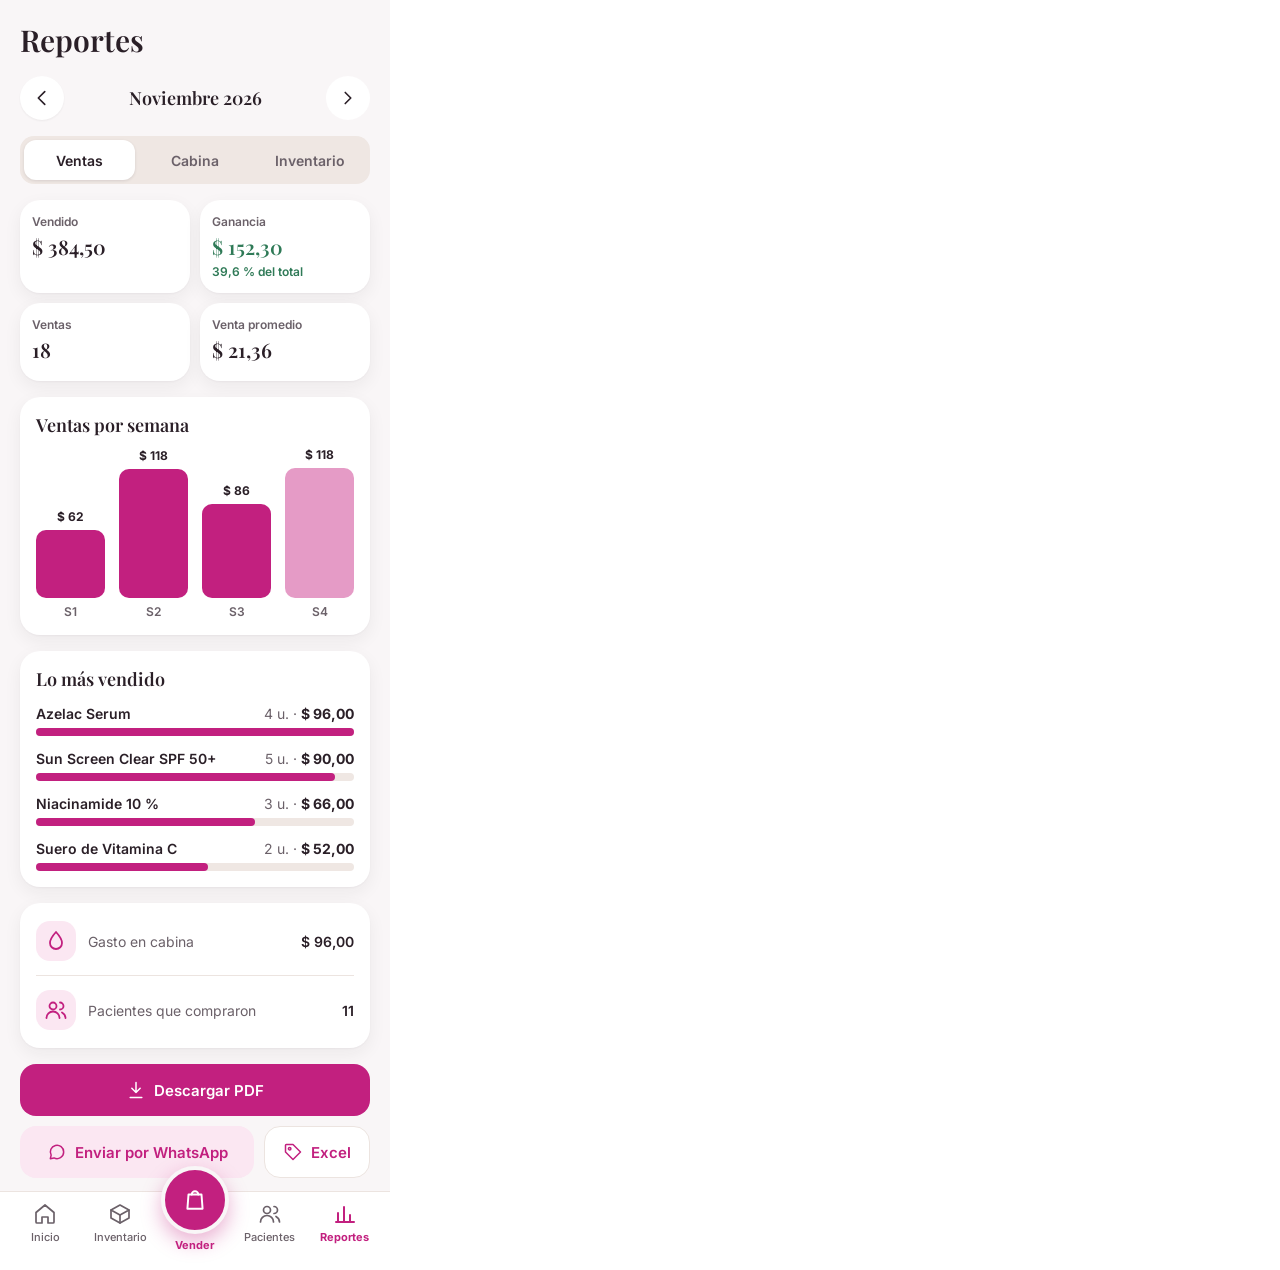
<file: codex/diseno/Reportes.html>
<!doctype html>
<html lang="es">
<head>
<meta charset="utf-8">
<title>Reportes</title>
</head>
<body>


<link href="https://fonts.googleapis.com/css2?family=Playfair+Display:wght@500;600;700&amp;family=Inter:wght@400;500;600;700&amp;display=swap" rel="stylesheet">
<style>
body{margin:0; font-variant-numeric:lining-nums}
a{color:#C2207F}a:hover{color:#9C1966}
</style>

<div style="position:relative; width:390px; height:1270px; overflow:hidden; box-sizing:border-box; background:#F9F6F7; font-family:'Inter', system-ui, sans-serif; color:#2A1F27">
<div style="display:flex; flex-direction:column; gap:16px; padding:20px 20px 110px">
<h1 style="margin:0; font:600 30px 'Playfair Display', Georgia, serif">Reportes</h1>
<div style="display:flex; align-items:center; justify-content:space-between"><button type="button" aria-label="Mes anterior" style="width:44px; height:44px; border-radius:999px; border:0; background:#FFFFFF; color:#2A1F27; display:flex; align-items:center; justify-content:center; box-shadow:0 1px 2px rgba(42,31,39,.06); text-decoration:none; flex:none; cursor:pointer"><svg aria-hidden="true" width="22" height="22" viewBox="0 0 24 24" fill="none" stroke="currentColor" stroke-width="1.8" stroke-linecap="round" stroke-linejoin="round" style="flex:none"><path d="M15 5l-7 7 7 7"/></svg></button><span style="font:600 18px 'Playfair Display', Georgia, serif">Noviembre 2026</span><button type="button" aria-label="Mes siguiente" style="width:44px; height:44px; border-radius:999px; border:0; background:#FFFFFF; color:#2A1F27; display:flex; align-items:center; justify-content:center"><svg aria-hidden="true" width="22" height="22" viewBox="0 0 24 24" fill="none" stroke="currentColor" stroke-width="1.8" stroke-linecap="round" stroke-linejoin="round" style="flex:none"><path d="m9 6 6 6-6 6"/></svg></button></div>
<div style="display:flex; gap:4px; padding:4px; border-radius:14px; background:#EFE7E3"><button type="button" style="flex:1; height:40px; border-radius:12px; border:0; background:#FFFFFF; color:#2A1F27; font:600 14px 'Inter', system-ui, sans-serif; box-shadow:0 1px 3px rgba(42,31,39,.12)">Ventas</button><button type="button" style="flex:1; height:40px; border-radius:12px; border:0; background:transparent; color:#6B6169; font:600 14px 'Inter', system-ui, sans-serif; box-shadow:none">Cabina</button><button type="button" style="flex:1; height:40px; border-radius:12px; border:0; background:transparent; color:#6B6169; font:600 14px 'Inter', system-ui, sans-serif; box-shadow:none">Inventario</button></div>
<div style="display:grid; grid-template-columns:repeat(2, minmax(0, 1fr)); gap:10px"><div style="background:#FFFFFF; border-radius:20px; box-shadow:0 1px 2px rgba(42,31,39,.04), 0 6px 18px rgba(42,31,39,.06); padding:14px 12px; display:flex; flex-direction:column; gap:4px"><span style="font-size:12px; color:#6B6169; font-weight:600">Vendido</span><b style="font:600 20px 'Playfair Display', Georgia, serif; color:#2A1F27">$ 384,50</b><span style="font-size:12px; color:#2A1F27; font-weight:600"></span></div><div style="background:#FFFFFF; border-radius:20px; box-shadow:0 1px 2px rgba(42,31,39,.04), 0 6px 18px rgba(42,31,39,.06); padding:14px 12px; display:flex; flex-direction:column; gap:4px"><span style="font-size:12px; color:#6B6169; font-weight:600">Ganancia</span><b style="font:600 20px 'Playfair Display', Georgia, serif; color:#2F7A57">$ 152,30</b><span style="font-size:12px; color:#2F7A57; font-weight:600">39,6 % del total</span></div><div style="background:#FFFFFF; border-radius:20px; box-shadow:0 1px 2px rgba(42,31,39,.04), 0 6px 18px rgba(42,31,39,.06); padding:14px 12px; display:flex; flex-direction:column; gap:4px"><span style="font-size:12px; color:#6B6169; font-weight:600">Ventas</span><b style="font:600 20px 'Playfair Display', Georgia, serif; color:#2A1F27">18</b><span style="font-size:12px; color:#2A1F27; font-weight:600"></span></div><div style="background:#FFFFFF; border-radius:20px; box-shadow:0 1px 2px rgba(42,31,39,.04), 0 6px 18px rgba(42,31,39,.06); padding:14px 12px; display:flex; flex-direction:column; gap:4px"><span style="font-size:12px; color:#6B6169; font-weight:600">Venta promedio</span><b style="font:600 20px 'Playfair Display', Georgia, serif; color:#2A1F27">$ 21,36</b><span style="font-size:12px; color:#2A1F27; font-weight:600"></span></div></div>
<div style="background:#FFFFFF; border-radius:20px; box-shadow:0 1px 2px rgba(42,31,39,.04), 0 6px 18px rgba(42,31,39,.06); padding:16px; display:flex; flex-direction:column; gap:12px"><h2 style="margin:0; font:600 18px 'Playfair Display', Georgia, serif">Ventas por semana</h2><div style="display:flex; gap:14px; align-items:flex-end; height:170px"><div style="flex:1; display:flex; flex-direction:column; align-items:center; gap:6px; justify-content:flex-end"><span style="font-size:12px; font-weight:700">$ 62</span><div style="width:100%; height:68px; border-radius:10px; background:#C2207F"></div><span style="font-size:12px; color:#6B6169; font-weight:600">S1</span></div><div style="flex:1; display:flex; flex-direction:column; align-items:center; gap:6px; justify-content:flex-end"><span style="font-size:12px; font-weight:700">$ 118</span><div style="width:100%; height:129px; border-radius:10px; background:#C2207F"></div><span style="font-size:12px; color:#6B6169; font-weight:600">S2</span></div><div style="flex:1; display:flex; flex-direction:column; align-items:center; gap:6px; justify-content:flex-end"><span style="font-size:12px; font-weight:700">$ 86</span><div style="width:100%; height:94px; border-radius:10px; background:#C2207F"></div><span style="font-size:12px; color:#6B6169; font-weight:600">S3</span></div><div style="flex:1; display:flex; flex-direction:column; align-items:center; gap:6px; justify-content:flex-end"><span style="font-size:12px; font-weight:700">$ 118</span><div style="width:100%; height:130px; border-radius:10px; background:#E59BC6"></div><span style="font-size:12px; color:#6B6169; font-weight:600">S4</span></div></div></div>
<div style="background:#FFFFFF; border-radius:20px; box-shadow:0 1px 2px rgba(42,31,39,.04), 0 6px 18px rgba(42,31,39,.06); padding:16px; display:flex; flex-direction:column; gap:14px"><h2 style="margin:0; font:600 18px 'Playfair Display', Georgia, serif">Lo más vendido</h2><div style="display:flex; flex-direction:column; gap:6px"><div style="display:flex; justify-content:space-between; font-size:14px"><span style="font-weight:600">Azelac Serum</span><span style="color:#6B6169">4 u. · <b style="color:#2A1F27">$ 96,00</b></span></div><div style="height:8px; border-radius:6px; background:#EFE7E3"><div style="width:100%; height:100%; border-radius:6px; background:#C2207F"></div></div></div><div style="display:flex; flex-direction:column; gap:6px"><div style="display:flex; justify-content:space-between; font-size:14px"><span style="font-weight:600">Sun Screen Clear SPF 50+</span><span style="color:#6B6169">5 u. · <b style="color:#2A1F27">$ 90,00</b></span></div><div style="height:8px; border-radius:6px; background:#EFE7E3"><div style="width:94%; height:100%; border-radius:6px; background:#C2207F"></div></div></div><div style="display:flex; flex-direction:column; gap:6px"><div style="display:flex; justify-content:space-between; font-size:14px"><span style="font-weight:600">Niacinamide 10 %</span><span style="color:#6B6169">3 u. · <b style="color:#2A1F27">$ 66,00</b></span></div><div style="height:8px; border-radius:6px; background:#EFE7E3"><div style="width:69%; height:100%; border-radius:6px; background:#C2207F"></div></div></div><div style="display:flex; flex-direction:column; gap:6px"><div style="display:flex; justify-content:space-between; font-size:14px"><span style="font-weight:600">Suero de Vitamina C</span><span style="color:#6B6169">2 u. · <b style="color:#2A1F27">$ 52,00</b></span></div><div style="height:8px; border-radius:6px; background:#EFE7E3"><div style="width:54%; height:100%; border-radius:6px; background:#C2207F"></div></div></div></div>
<div style="background:#FFFFFF; border-radius:20px; box-shadow:0 1px 2px rgba(42,31,39,.04), 0 6px 18px rgba(42,31,39,.06); padding:4px 0"><div style="display:flex; align-items:center; gap:12px; padding:14px 16px"><div style="width:40px; height:40px; border-radius:14px; background:#FBE7F2; color:#C2207F; display:flex; align-items:center; justify-content:center; flex:none"><svg aria-hidden="true" width="24" height="24" viewBox="0 0 24 24" fill="none" stroke="currentColor" stroke-width="1.8" stroke-linecap="round" stroke-linejoin="round" style="flex:none"><path d="M12 3s6 6.5 6 11a6 6 0 0 1-12 0c0-4.5 6-11 6-11z"/></svg></div><span style="flex:1; font-size:14px; color:#6B6169">Gasto en cabina</span><span style="font-size:14px; font-weight:600; text-align:right">$ 96,00</span></div><div style="height:1px; background:#ECE4E0; margin:0 16px"></div><div style="display:flex; align-items:center; gap:12px; padding:14px 16px"><div style="width:40px; height:40px; border-radius:14px; background:#FBE7F2; color:#C2207F; display:flex; align-items:center; justify-content:center; flex:none"><svg aria-hidden="true" width="24" height="24" viewBox="0 0 24 24" fill="none" stroke="currentColor" stroke-width="1.8" stroke-linecap="round" stroke-linejoin="round" style="flex:none"><circle cx="9" cy="8" r="3.5"/><path d="M2.5 20a6.5 6.5 0 0 1 13 0"/><path d="M16 4.5a3.5 3.5 0 0 1 0 7"/><path d="M18 14.5a6.5 6.5 0 0 1 3.5 5.5"/></svg></div><span style="flex:1; font-size:14px; color:#6B6169">Pacientes que compraron</span><span style="font-size:14px; font-weight:600; text-align:right">11</span></div></div>
<div style="display:flex; flex-direction:column; gap:10px"><button type="button" style="display:flex; align-items:center; justify-content:center; gap:8px; height:52px; padding:0 18px; border-radius:16px; border:0; background:#C2207F; color:#FFFFFF; font:600 15px 'Inter', system-ui, sans-serif; text-decoration:none;  cursor:pointer"><svg aria-hidden="true" width="20" height="20" viewBox="0 0 24 24" fill="none" stroke="currentColor" stroke-width="1.8" stroke-linecap="round" stroke-linejoin="round" style="flex:none"><path d="M12 3v12m-5-5 5 5 5-5"/><path d="M5 21h14"/></svg>Descargar PDF</button><div style="display:flex; gap:10px"><button type="button" style="display:flex; align-items:center; justify-content:center; gap:8px; height:52px; padding:0 18px; border-radius:16px; border:0; background:#FBE7F2; color:#C2207F; font:600 15px 'Inter', system-ui, sans-serif; text-decoration:none; flex:1; cursor:pointer"><svg aria-hidden="true" width="20" height="20" viewBox="0 0 24 24" fill="none" stroke="currentColor" stroke-width="1.8" stroke-linecap="round" stroke-linejoin="round" style="flex:none"><path d="M20 12a8 8 0 0 1-11.6 7.1L4 20l1-4.2A8 8 0 1 1 20 12z"/></svg>Enviar por WhatsApp</button><button type="button" style="display:flex; align-items:center; justify-content:center; gap:8px; height:52px; padding:0 18px; border-radius:16px; border:1px solid #ECE4E0; background:#FFFFFF; color:#C2207F; font:600 15px 'Inter', system-ui, sans-serif; text-decoration:none;  cursor:pointer"><svg aria-hidden="true" width="20" height="20" viewBox="0 0 24 24" fill="none" stroke="currentColor" stroke-width="1.8" stroke-linecap="round" stroke-linejoin="round" style="flex:none"><path d="M3 12V4a1 1 0 0 1 1-1h8l9 9-9 9z"/><circle cx="8" cy="8" r="1.5"/></svg>Excel</button></div></div>
</div><nav aria-label="Principal" style="position:absolute; left:0; right:0; bottom:0; height:78px; background:rgba(255,255,255,.96); border-top:1px solid #ECE4E0; display:flex; align-items:flex-start; padding:0 8px"><a href="Main.html" style="flex:1; display:flex; flex-direction:column; align-items:center; gap:4px; padding-top:10px; color:#6B6169; text-decoration:none; font-size:11px; font-weight:500"><svg aria-hidden="true" width="24" height="24" viewBox="0 0 24 24" fill="none" stroke="currentColor" stroke-width="1.7" stroke-linecap="round" stroke-linejoin="round" style="flex:none"><path d="M3 10.5 12 3l9 7.5V20a1 1 0 0 1-1 1h-5v-6H9v6H4a1 1 0 0 1-1-1z"/></svg><span>Inicio</span></a><a href="Inventario.html" style="flex:1; display:flex; flex-direction:column; align-items:center; gap:4px; padding-top:10px; color:#6B6169; text-decoration:none; font-size:11px; font-weight:500"><svg aria-hidden="true" width="24" height="24" viewBox="0 0 24 24" fill="none" stroke="currentColor" stroke-width="1.7" stroke-linecap="round" stroke-linejoin="round" style="flex:none"><path d="M21 8 12 3 3 8l9 5 9-5z"/><path d="M3 8v8l9 5 9-5V8"/><path d="M12 13v8"/></svg><span>Inventario</span></a><a href="Vender.html" style="display:flex; flex-direction:column; align-items:center; gap:4px; text-decoration:none; color:#C2207F; margin-top:-26px; flex:1"><span style="width:60px; height:60px; border-radius:999px; background:#C2207F; color:#FFFFFF; display:flex; align-items:center; justify-content:center; box-shadow:0 8px 20px rgba(194,32,127,.35); border:4px solid #F9F6F7"><svg aria-hidden="true" width="26" height="26" viewBox="0 0 24 24" fill="none" stroke="currentColor" stroke-width="1.8" stroke-linecap="round" stroke-linejoin="round" style="flex:none"><path d="M6 7h12l1 13H5z"/><path d="M9 7a3 3 0 0 1 6 0"/></svg></span><span style="font-size:11px; font-weight:700">Vender</span></a><a href="Paciente.html" style="flex:1; display:flex; flex-direction:column; align-items:center; gap:4px; padding-top:10px; color:#6B6169; text-decoration:none; font-size:11px; font-weight:500"><svg aria-hidden="true" width="24" height="24" viewBox="0 0 24 24" fill="none" stroke="currentColor" stroke-width="1.7" stroke-linecap="round" stroke-linejoin="round" style="flex:none"><circle cx="9" cy="8" r="3.5"/><path d="M2.5 20a6.5 6.5 0 0 1 13 0"/><path d="M16 4.5a3.5 3.5 0 0 1 0 7"/><path d="M18 14.5a6.5 6.5 0 0 1 3.5 5.5"/></svg><span>Pacientes</span></a><a href="Reportes.html" style="flex:1; display:flex; flex-direction:column; align-items:center; gap:4px; padding-top:10px; color:#C2207F; text-decoration:none; font-size:11px; font-weight:700"><svg aria-hidden="true" width="24" height="24" viewBox="0 0 24 24" fill="none" stroke="currentColor" stroke-width="2" stroke-linecap="round" stroke-linejoin="round" style="flex:none"><path d="M5 20V11"/><path d="M11 20V5"/><path d="M17 20v-7"/><path d="M3 20h18"/></svg><span>Reportes</span></a></nav>
</div>

</body>
</html>
</file>
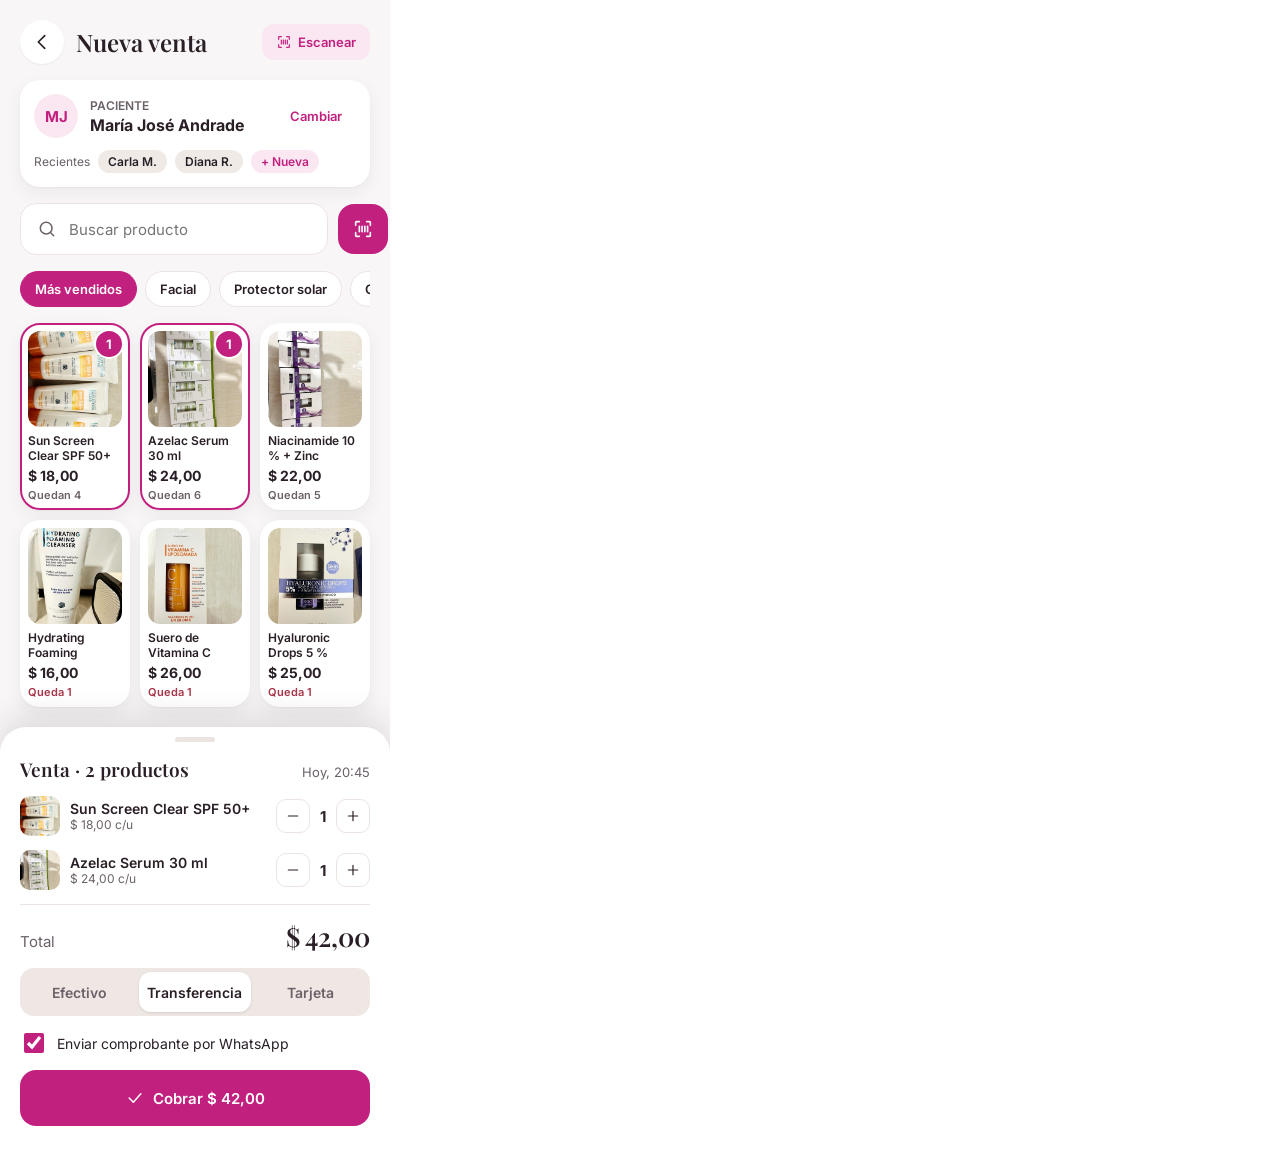
<file: codex/diseno/Vender.html>
<!doctype html>
<html lang="es">
<head>
<meta charset="utf-8">
<title>Nueva venta</title>
</head>
<body>


<link href="https://fonts.googleapis.com/css2?family=Playfair+Display:wght@500;600;700&amp;family=Inter:wght@400;500;600;700&amp;display=swap" rel="stylesheet">
<style>
body{margin:0; font-variant-numeric:lining-nums}
a{color:#C2207F}a:hover{color:#9C1966}
</style>

<div style="position:relative; width:390px; height:1150px; overflow:hidden; box-sizing:border-box; background:#F9F6F7; font-family:'Inter', system-ui, sans-serif; color:#2A1F27">
<div style="display:flex; flex-direction:column; gap:16px; padding:20px 20px 520px"><div style="display:flex; align-items:center; gap:12px"><a href="Main.html" aria-label="Volver" style="width:44px; height:44px; border-radius:999px; border:0; background:#FFFFFF; color:#2A1F27; display:flex; align-items:center; justify-content:center; box-shadow:0 1px 2px rgba(42,31,39,.06); text-decoration:none; flex:none; cursor:pointer"><svg aria-hidden="true" width="22" height="22" viewBox="0 0 24 24" fill="none" stroke="currentColor" stroke-width="1.8" stroke-linecap="round" stroke-linejoin="round" style="flex:none"><path d="M15 5l-7 7 7 7"/></svg></a><h1 style="margin:0; font:600 24px 'Playfair Display', Georgia, serif; flex:1">Nueva venta</h1><a href="Escaner.html" style="display:inline-flex; align-items:center; gap:6px; height:36px; padding:0 14px; border-radius:12px; border:0; background:#FBE7F2; color:#C2207F; font:600 13px 'Inter', system-ui, sans-serif; text-decoration:none; flex:none; white-space:nowrap"><svg aria-hidden="true" width="16" height="16" viewBox="0 0 24 24" fill="none" stroke="currentColor" stroke-width="1.8" stroke-linecap="round" stroke-linejoin="round" style="flex:none"><path d="M4 8V5a1 1 0 0 1 1-1h3"/><path d="M16 4h3a1 1 0 0 1 1 1v3"/><path d="M20 16v3a1 1 0 0 1-1 1h-3"/><path d="M8 20H5a1 1 0 0 1-1-1v-3"/><path d="M8 9v6M11 9v6M14 9v6M17 9v6"/></svg>Escanear</a></div><div style="background:#FFFFFF; border-radius:20px; box-shadow:0 1px 2px rgba(42,31,39,.04), 0 6px 18px rgba(42,31,39,.06); padding:14px; display:flex; flex-direction:column; gap:12px">
<div style="display:flex; align-items:center; gap:12px"><div style="width:44px; height:44px; border-radius:999px; background:#FBE7F2; color:#C2207F; display:flex; align-items:center; justify-content:center; font-weight:700; font-size:15px; flex:none">MJ</div><div style="display:flex; flex-direction:column; gap:2px; flex:1"><span style="font-size:12px; color:#6B6169; font-weight:600">PACIENTE</span><span style="font-size:16px; font-weight:700">María José Andrade</span></div><button type="button" style="display:inline-flex; align-items:center; gap:6px; height:36px; padding:0 14px; border-radius:12px; border:0; background:#FFFFFF; color:#C2207F; font:600 13px 'Inter', system-ui, sans-serif; text-decoration:none; flex:none; white-space:nowrap">Cambiar</button></div>
<div style="display:flex; gap:8px; align-items:center; font-size:12px; color:#6B6169">Recientes <span style="display:inline-flex; align-items:center; gap:6px; padding:4px 10px; border-radius:999px; background:#F0EAE7; color:#2A1F27; font-size:12px; font-weight:600; white-space:nowrap">Carla M.</span><span style="display:inline-flex; align-items:center; gap:6px; padding:4px 10px; border-radius:999px; background:#F0EAE7; color:#2A1F27; font-size:12px; font-weight:600; white-space:nowrap">Diana R.</span><span style="display:inline-flex; align-items:center; gap:6px; padding:4px 10px; border-radius:999px; background:#FBE7F2; color:#C2207F; font-size:12px; font-weight:600; white-space:nowrap">+ Nueva</span></div>
</div><div style="display:flex; gap:10px; align-items:center">
<label for="b2" style="flex:1; display:flex; align-items:center; gap:10px; height:50px; padding:0 16px; border-radius:16px; background:#FFFFFF; border:1px solid #ECE4E0; color:#6B6169"><svg aria-hidden="true" width="20" height="20" viewBox="0 0 24 24" fill="none" stroke="currentColor" stroke-width="1.8" stroke-linecap="round" stroke-linejoin="round" style="flex:none"><circle cx="11" cy="11" r="7"/><path d="m20 20-3.5-3.5"/></svg><span style="position:absolute; width:1px; height:1px; overflow:hidden; clip:rect(0 0 0 0)">Buscar producto</span><input id="b2" type="search" placeholder="Buscar producto" style="border:0; outline:none; flex:1; font:15px 'Inter', system-ui, sans-serif; color:#2A1F27; background:transparent; min-width:0"></label>
<a href="Escaner.html" aria-label="Escanear código de barras" style="width:50px; height:50px; border-radius:16px; background:#C2207F; color:#FFFFFF; display:flex; align-items:center; justify-content:center; text-decoration:none; flex:none"><svg aria-hidden="true" width="22" height="22" viewBox="0 0 24 24" fill="none" stroke="currentColor" stroke-width="1.8" stroke-linecap="round" stroke-linejoin="round" style="flex:none"><path d="M4 8V5a1 1 0 0 1 1-1h3"/><path d="M16 4h3a1 1 0 0 1 1 1v3"/><path d="M20 16v3a1 1 0 0 1-1 1h-3"/><path d="M8 20H5a1 1 0 0 1-1-1v-3"/><path d="M8 9v6M11 9v6M14 9v6M17 9v6"/></svg></a>
</div><div style="display:flex; gap:8px; overflow:hidden"><button type="button" style="display:inline-flex; align-items:center; gap:6px; height:36px; padding:0 14px; border-radius:999px; border:1px solid #C2207F; background:#C2207F; color:#FFFFFF; font:600 13px 'Inter', system-ui, sans-serif; white-space:nowrap; flex:none">Más vendidos</button><button type="button" style="display:inline-flex; align-items:center; gap:6px; height:36px; padding:0 14px; border-radius:999px; border:1px solid #ECE4E0; background:#FFFFFF; color:#2A1F27; font:600 13px 'Inter', system-ui, sans-serif; white-space:nowrap; flex:none">Facial</button><button type="button" style="display:inline-flex; align-items:center; gap:6px; height:36px; padding:0 14px; border-radius:999px; border:1px solid #ECE4E0; background:#FFFFFF; color:#2A1F27; font:600 13px 'Inter', system-ui, sans-serif; white-space:nowrap; flex:none">Protector solar</button><button type="button" style="display:inline-flex; align-items:center; gap:6px; height:36px; padding:0 14px; border-radius:999px; border:1px solid #ECE4E0; background:#FFFFFF; color:#2A1F27; font:600 13px 'Inter', system-ui, sans-serif; white-space:nowrap; flex:none">Corporal</button></div><div style="display:grid; grid-template-columns:repeat(3, minmax(0, 1fr)); gap:10px"><button type="button" style="background:#FFFFFF; border-radius:20px; box-shadow:0 1px 2px rgba(42,31,39,.04), 0 6px 18px rgba(42,31,39,.06); outline:2px solid #C2207F; outline-offset:-2px; border:0; padding:8px; display:flex; flex-direction:column; gap:4px; text-align:left; font-family:'Inter', system-ui, sans-serif; color:#2A1F27; position:relative"><span style="position:absolute; top:6px; right:6px; width:26px; height:26px; border-radius:999px; background:#C2207F; color:#FFFFFF; font-size:13px; font-weight:700; display:flex; align-items:center; justify-content:center; border:2px solid #FFFFFF">1</span><img src="fotos/sunscreen.jpg" alt="" style="width:100%; height:96px; border-radius:12px; object-fit:cover; flex:none; background:#E7F3ED"><span style="font-size:12px; font-weight:600; line-height:1.25; height:30px; overflow:hidden; margin-top:2px">Sun Screen Clear SPF 50+</span><b style="font-size:14px; white-space:nowrap">$ 18,00</b><span style="font-size:11px; color:#6B6169; font-weight:600; white-space:nowrap">Quedan 4</span></button><button type="button" style="background:#FFFFFF; border-radius:20px; box-shadow:0 1px 2px rgba(42,31,39,.04), 0 6px 18px rgba(42,31,39,.06); outline:2px solid #C2207F; outline-offset:-2px; border:0; padding:8px; display:flex; flex-direction:column; gap:4px; text-align:left; font-family:'Inter', system-ui, sans-serif; color:#2A1F27; position:relative"><span style="position:absolute; top:6px; right:6px; width:26px; height:26px; border-radius:999px; background:#C2207F; color:#FFFFFF; font-size:13px; font-weight:700; display:flex; align-items:center; justify-content:center; border:2px solid #FFFFFF">1</span><img src="fotos/azelac.jpg" alt="" style="width:100%; height:96px; border-radius:12px; object-fit:cover; flex:none; background:#E7F3ED"><span style="font-size:12px; font-weight:600; line-height:1.25; height:30px; overflow:hidden; margin-top:2px">Azelac Serum 30 ml</span><b style="font-size:14px; white-space:nowrap">$ 24,00</b><span style="font-size:11px; color:#6B6169; font-weight:600; white-space:nowrap">Quedan 6</span></button><button type="button" style="background:#FFFFFF; border-radius:20px; box-shadow:0 1px 2px rgba(42,31,39,.04), 0 6px 18px rgba(42,31,39,.06);  border:0; padding:8px; display:flex; flex-direction:column; gap:4px; text-align:left; font-family:'Inter', system-ui, sans-serif; color:#2A1F27; position:relative"><img src="fotos/niacin.jpg" alt="" style="width:100%; height:96px; border-radius:12px; object-fit:cover; flex:none; background:#E7F3ED"><span style="font-size:12px; font-weight:600; line-height:1.25; height:30px; overflow:hidden; margin-top:2px">Niacinamide 10 % + Zinc</span><b style="font-size:14px; white-space:nowrap">$ 22,00</b><span style="font-size:11px; color:#6B6169; font-weight:600; white-space:nowrap">Quedan 5</span></button><button type="button" style="background:#FFFFFF; border-radius:20px; box-shadow:0 1px 2px rgba(42,31,39,.04), 0 6px 18px rgba(42,31,39,.06);  border:0; padding:8px; display:flex; flex-direction:column; gap:4px; text-align:left; font-family:'Inter', system-ui, sans-serif; color:#2A1F27; position:relative"><img src="fotos/cleanser.jpg" alt="" style="width:100%; height:96px; border-radius:12px; object-fit:cover; flex:none; background:#E7F3ED"><span style="font-size:12px; font-weight:600; line-height:1.25; height:30px; overflow:hidden; margin-top:2px">Hydrating Foaming Cleanser</span><b style="font-size:14px; white-space:nowrap">$ 16,00</b><span style="font-size:11px; color:#A8364A; font-weight:600; white-space:nowrap">Queda 1</span></button><button type="button" style="background:#FFFFFF; border-radius:20px; box-shadow:0 1px 2px rgba(42,31,39,.04), 0 6px 18px rgba(42,31,39,.06);  border:0; padding:8px; display:flex; flex-direction:column; gap:4px; text-align:left; font-family:'Inter', system-ui, sans-serif; color:#2A1F27; position:relative"><img src="fotos/vitc.jpg" alt="" style="width:100%; height:96px; border-radius:12px; object-fit:cover; flex:none; background:#E7F3ED"><span style="font-size:12px; font-weight:600; line-height:1.25; height:30px; overflow:hidden; margin-top:2px">Suero de Vitamina C</span><b style="font-size:14px; white-space:nowrap">$ 26,00</b><span style="font-size:11px; color:#A8364A; font-weight:600; white-space:nowrap">Queda 1</span></button><button type="button" style="background:#FFFFFF; border-radius:20px; box-shadow:0 1px 2px rgba(42,31,39,.04), 0 6px 18px rgba(42,31,39,.06);  border:0; padding:8px; display:flex; flex-direction:column; gap:4px; text-align:left; font-family:'Inter', system-ui, sans-serif; color:#2A1F27; position:relative"><img src="fotos/drops.jpg" alt="" style="width:100%; height:96px; border-radius:12px; object-fit:cover; flex:none; background:#E7F3ED"><span style="font-size:12px; font-weight:600; line-height:1.25; height:30px; overflow:hidden; margin-top:2px">Hyaluronic Drops 5 %</span><b style="font-size:14px; white-space:nowrap">$ 25,00</b><span style="font-size:11px; color:#A8364A; font-weight:600; white-space:nowrap">Queda 1</span></button></div></div><div style="position:absolute; left:0; right:0; bottom:0; background:#FFFFFF; border-radius:26px 26px 0 0; box-shadow:0 -10px 30px rgba(42,31,39,.12); padding:10px 20px 24px; display:flex; flex-direction:column; gap:14px">
<div style="width:40px; height:5px; border-radius:5px; background:#ECE4E0; align-self:center"></div>
<div style="display:flex; justify-content:space-between; align-items:baseline"><h2 style="margin:0; font:600 19px 'Playfair Display', Georgia, serif">Venta · 2 productos</h2><span style="font-size:13px; color:#6B6169">Hoy, 20:45</span></div>
<div style="display:flex; align-items:center; gap:10px"><img src="fotos/sunscreen.jpg" alt="" style="width:40px; height:40px; border-radius:10px; object-fit:cover; flex:none; background:#E7F3ED"><div style="display:flex; flex-direction:column; flex:1; min-width:0"><span style="font-size:14px; font-weight:600">Sun Screen Clear SPF 50+</span><span style="font-size:12px; color:#6B6169">$ 18,00 c/u</span></div><div style="display:flex; align-items:center; gap:10px"><button type="button" aria-label="Quitar uno" style="width:34px; height:34px; border-radius:10px; border:1px solid #ECE4E0; background:#FFFFFF; color:#2A1F27; display:flex; align-items:center; justify-content:center"><svg aria-hidden="true" width="16" height="16" viewBox="0 0 24 24" fill="none" stroke="currentColor" stroke-width="1.8" stroke-linecap="round" stroke-linejoin="round" style="flex:none"><path d="M5 12h14"/></svg></button><b style="font-size:15px">1</b><button type="button" aria-label="Agregar uno" style="width:34px; height:34px; border-radius:10px; border:1px solid #ECE4E0; background:#FFFFFF; color:#2A1F27; display:flex; align-items:center; justify-content:center"><svg aria-hidden="true" width="16" height="16" viewBox="0 0 24 24" fill="none" stroke="currentColor" stroke-width="1.8" stroke-linecap="round" stroke-linejoin="round" style="flex:none"><path d="M12 5v14M5 12h14"/></svg></button></div></div><div style="display:flex; align-items:center; gap:10px"><img src="fotos/azelac.jpg" alt="" style="width:40px; height:40px; border-radius:10px; object-fit:cover; flex:none; background:#E7F3ED"><div style="display:flex; flex-direction:column; flex:1; min-width:0"><span style="font-size:14px; font-weight:600">Azelac Serum 30 ml</span><span style="font-size:12px; color:#6B6169">$ 24,00 c/u</span></div><div style="display:flex; align-items:center; gap:10px"><button type="button" aria-label="Quitar uno" style="width:34px; height:34px; border-radius:10px; border:1px solid #ECE4E0; background:#FFFFFF; color:#2A1F27; display:flex; align-items:center; justify-content:center"><svg aria-hidden="true" width="16" height="16" viewBox="0 0 24 24" fill="none" stroke="currentColor" stroke-width="1.8" stroke-linecap="round" stroke-linejoin="round" style="flex:none"><path d="M5 12h14"/></svg></button><b style="font-size:15px">1</b><button type="button" aria-label="Agregar uno" style="width:34px; height:34px; border-radius:10px; border:1px solid #ECE4E0; background:#FFFFFF; color:#2A1F27; display:flex; align-items:center; justify-content:center"><svg aria-hidden="true" width="16" height="16" viewBox="0 0 24 24" fill="none" stroke="currentColor" stroke-width="1.8" stroke-linecap="round" stroke-linejoin="round" style="flex:none"><path d="M12 5v14M5 12h14"/></svg></button></div></div>
<div style="height:1px; background:#ECE4E0"></div>
<div style="display:flex; justify-content:space-between; align-items:baseline"><span style="font-size:15px; color:#6B6169">Total</span><span style="font:600 26px 'Playfair Display', Georgia, serif">$ 42,00</span></div>
<div style="display:flex; gap:4px; padding:4px; border-radius:14px; background:#EFE7E3"><button type="button" style="flex:1; height:40px; border-radius:12px; border:0; background:transparent; color:#6B6169; font:600 14px 'Inter', system-ui, sans-serif; box-shadow:none">Efectivo</button><button type="button" style="flex:1; height:40px; border-radius:12px; border:0; background:#FFFFFF; color:#2A1F27; font:600 14px 'Inter', system-ui, sans-serif; box-shadow:0 1px 3px rgba(42,31,39,.12)">Transferencia</button><button type="button" style="flex:1; height:40px; border-radius:12px; border:0; background:transparent; color:#6B6169; font:600 14px 'Inter', system-ui, sans-serif; box-shadow:none">Tarjeta</button></div>
<label style="display:flex; align-items:center; gap:10px; font-size:14px; color:#2A1F27"><input type="checkbox" checked style="width:20px; height:20px; accent-color:#C2207F">Enviar comprobante por WhatsApp</label>
<button type="button" style="display:flex; align-items:center; justify-content:center; gap:8px; height:56px; padding:0 18px; border-radius:16px; border:0; background:#C2207F; color:#FFFFFF; font:600 15px 'Inter', system-ui, sans-serif; text-decoration:none;  cursor:pointer"><svg aria-hidden="true" width="20" height="20" viewBox="0 0 24 24" fill="none" stroke="currentColor" stroke-width="1.8" stroke-linecap="round" stroke-linejoin="round" style="flex:none"><path d="m5 12 5 5 9-10"/></svg>Cobrar $ 42,00</button>
</div>
</div>

</body>
</html>
</file>
<file: prueba/estilos.css>
@font-face{font-family:Inter;src:url('fuentes/inter-latin-400-normal.woff2') format('woff2');font-weight:400;font-display:swap}
@font-face{font-family:Inter;src:url('fuentes/inter-latin-600-normal.woff2') format('woff2');font-weight:600;font-display:swap}
@font-face{font-family:Inter;src:url('fuentes/inter-latin-700-normal.woff2') format('woff2');font-weight:700;font-display:swap}
@font-face{font-family:'Playfair Display';src:url('fuentes/playfair-display-latin-600-normal.woff2') format('woff2');font-weight:600;font-display:swap}
:root{
  --fondo:#F9F6F7; --superficie:#FFFFFF; --tinta:#2A1F27; --tenue:#6B6169; --linea:#ECE4E0; --hundido:#EFE7E3; --borde-campo:#95858E;
  --marca:#C2207F; --marca-llena:#C2207F; --marca-suave:#FBE7F2; --marca-hover:#9C1966; --sobre-marca:#FFFFFF;
  --menta:#87BEA6; --menta-texto:#3E7F66; --menta-contraste:#356D57; --menta-suave:#E7F3ED; --menta-claro:#BFE3D2;
  --bien:#2F7A57; --bien-contraste:#2F7957; --bien-suave:#E3F2EA;
  --atencion:#9A5A10; --atencion-suave:#FBF0DF;
  --mal:#A8364A; --mal-lleno:#A8364A; --mal-suave:#F9E5E8;
  --radio-tarjeta:20px; --radio-control:16px; --radio-peq:12px;
  --sombra:0 1px 2px rgba(42,31,39,.04), 0 6px 18px rgba(42,31,39,.06);
  --sombra-marca:0 8px 20px rgba(194,32,127,.28);
  --sombra-hoja:0 -8px 28px rgba(42,31,39,.16);
  --sombra-seg:0 1px 3px rgba(42,31,39,.12);
  --serif:'Playfair Display', Georgia, serif; --sans:'Inter', system-ui, sans-serif;
  --alto-nav:78px;
  --margen-izq:max(20px, env(safe-area-inset-left));
  --margen-der:max(20px, env(safe-area-inset-right));
  --franja:calc(env(safe-area-inset-top, 0px) + 24px);
  color-scheme:light;
}
:root[data-theme="dark"]{
  --fondo:#17121A; --superficie:#221B25; --tinta:#F3ECF0; --tenue:#B9AAB4; --linea:#342A36; --hundido:#2B232E; --borde-campo:#786A76;
  --marca:#E77DB8; --marca-suave:color-mix(in srgb, #C2207F 18%, var(--superficie));
  --menta-texto:var(--menta-claro); --menta-contraste:var(--menta-claro); --menta-suave:color-mix(in srgb, #87BEA6 18%, var(--superficie));
  --bien:#9DD5B9; --bien-contraste:var(--bien); --bien-suave:color-mix(in srgb, #2F7A57 18%, var(--superficie));
  --atencion:#E8B260; --atencion-suave:color-mix(in srgb, #9A5A10 18%, var(--superficie));
  --mal:#F2A0B0; --mal-suave:color-mix(in srgb, #A8364A 18%, var(--superficie));
  --sombra:none; --sombra-hoja:0 -8px 28px rgba(0,0,0,.38); --sombra-seg:0 1px 3px rgba(0,0,0,.3);
  color-scheme:dark;
}
*{box-sizing:border-box}
html,body{margin:0;min-height:100%;font-variant-numeric:lining-nums tabular-nums}
html{scroll-padding-block:calc(var(--franja) + 8px) calc(env(safe-area-inset-bottom) + var(--alto-nav) + 34px)}
body{background:var(--fondo);color:var(--tinta);font-family:var(--sans);font-size:.9375rem;line-height:1.45;-webkit-text-size-adjust:100%;-webkit-tap-highlight-color:transparent}
body.bloqueo{overflow:hidden;overscroll-behavior:none}
button,input,select,textarea{font:inherit;font-variant-numeric:inherit;color:inherit}
button{cursor:pointer;min-width:44px;min-height:44px}
:focus-visible{outline:3px solid var(--marca);outline-offset:2px}
.sin-salto{white-space:nowrap}
.muted{color:var(--tenue)}
.peq{font-size:.82rem}
[hidden]{display:none!important}
.solo-lectura{position:absolute;width:1px;height:1px;margin:-1px;padding:0;overflow:hidden;clip-path:inset(50%);white-space:nowrap}

.franja-prueba{position:fixed;inset:0 0 auto;z-index:110;padding:calc(env(safe-area-inset-top, 0px) + 4px) var(--margen-der) 4px var(--margen-izq);background:var(--marca-llena);color:var(--sobre-marca);font-size:12px;font-weight:700;line-height:16px;text-align:center}
#app{max-width:600px;margin:0 auto;padding:calc(var(--franja) + 20px) var(--margen-der) calc(env(safe-area-inset-bottom) + var(--alto-nav) + 46px) var(--margen-izq);display:flex;flex-direction:column;gap:16px}
#app.transicion{animation:entra-pantalla 180ms ease-out}
.top{display:flex;align-items:center;justify-content:space-between;gap:12px}
.titulo-seccion{margin:0;font-family:var(--serif);font-weight:600;font-size:19px;line-height:normal}
:is(.top h1,.hoja-cab h2,.ficha-cab h1,.cab-paciente h1,.bienvenida h1){font-family:var(--serif);font-weight:600;font-size:1.8125rem;margin:0}
.top h1{line-height:1.05;letter-spacing:.01em}
.icon-btn{border:0;background:var(--superficie);border-radius:50%;width:44px;height:44px;display:grid;place-items:center;flex:none;position:relative;box-shadow:var(--sombra)}
svg.ico{width:22px;height:22px;stroke:currentColor;fill:none;stroke-width:1.8;stroke-linecap:round;stroke-linejoin:round;flex:none}

/* Inicio */
#app:has(.cab-inicio),.contenido-inicio{gap:16px}
.contenido-inicio{display:flex;flex-direction:column}
.cab-inicio{gap:10px}
.marca-inicio{display:flex;align-items:center;gap:12px;min-width:0}
.marca-inicio .emblema{width:58px;height:auto;flex:none}
.marca-inicio .logo-texto{height:13px;width:auto;display:block;margin-bottom:3px}
.marca-inicio h1{line-height:1.16;letter-spacing:0;overflow-wrap:anywhere}
.marca-inicio .sub{font-size:13px;color:var(--tenue);margin-top:3px}
.avisos-inicio>span{position:absolute;top:-3px;right:-3px;min-width:22px;height:22px;padding:0 4px;display:grid;place-items:center;border:2px solid var(--fondo);border-radius:999px;background:var(--mal-lleno);color:#fff;font-size:11px;font-weight:700}
.acciones-inicio{display:grid;grid-template-columns:repeat(4,minmax(0,1fr));gap:8px}
.acciones-inicio button{background:none;border:0;padding:0 3px;display:flex;flex-direction:column;align-items:center;gap:8px;font-size:12px;font-weight:600;line-height:1.25;border-radius:18px}
.acciones-inicio button>span{width:60px;height:60px;border-radius:18px;background:var(--superficie);color:var(--marca);display:grid;place-items:center;box-shadow:var(--sombra)}
.acciones-inicio button:first-child>span{background:var(--marca-llena);color:var(--sobre-marca);box-shadow:var(--sombra-marca)}
.acciones-inicio .ico{width:26px;height:26px}
.ventas-inicio{background:var(--marca-llena);color:#fff;border-radius:24px;padding:20px;display:flex;flex-direction:column;gap:14px;box-shadow:var(--sombra-marca)}
:root[data-theme="dark"] .ventas-inicio{background:var(--marca-hover)}
.ventas-inicio-cab{display:flex;align-items:center;justify-content:space-between;gap:8px;flex-wrap:wrap}
.ventas-inicio h2,.ventas-inicio p{color:#FBE7F2;font-size:14px;line-height:1.25;margin:0}
.ventas-inicio h2{font-weight:600}
.ventas-inicio p b{color:#fff}
.ventas-inicio .comparacion{background:var(--menta-claro);color:#1F5C45;padding:4px 10px;border-radius:999px;font-size:12px;font-weight:600;line-height:1.25}
.ventas-inicio .comparacion.baja{background:#F9E5E8;color:#8F293B}
.ventas-inicio-total{align-self:flex-start;max-width:100%;background:none;border:0;border-radius:8px;padding:0;text-align:left;font-family:var(--serif);font-weight:600;font-size:clamp(32px, 10.25vw, 40px);line-height:1.2;letter-spacing:-.5px;overflow-wrap:anywhere}
.ventas-inicio-total:focus-visible{outline-color:#fff}
.ventas-inicio-grafico{list-style:none;margin:4px 0 0;padding:0;height:104px;display:grid;grid-template-columns:repeat(7,minmax(0,1fr));gap:8px}
.ventas-inicio-grafico li{position:relative;display:flex;flex-direction:column;align-items:center;justify-content:flex-end;gap:6px;color:#FBE7F2;font-size:11px;line-height:1.2}
.ventas-inicio-grafico .barra{width:100%;height:var(--alto-barra);border-radius:6px;background:rgba(255,255,255,.30);border:1px solid rgba(255,255,255,.52)}
:root[data-theme="dark"] .ventas-inicio-grafico .barra{border-color:rgba(255,255,255,.35)}
.ventas-inicio-grafico li:last-child .barra{background:var(--menta-claro);border:0}
.contadores-inicio{display:grid;grid-template-columns:repeat(3,minmax(0,1fr));gap:10px}
.contador-inicio{--color:var(--marca);--suave:var(--marca-suave);text-align:left;min-width:0;border:1px solid var(--linea);background:var(--superficie);border-radius:var(--radio-tarjeta);box-shadow:var(--sombra);padding:12px 13px;display:flex;flex-direction:column;align-items:flex-start;gap:6px}
.contador-inicio.stock{--color:var(--mal);--suave:var(--mal-suave)}
.contador-inicio.fecha{--color:var(--atencion);--suave:var(--atencion-suave)}
.contador-inicio>b{color:var(--color);font-family:var(--serif);font-weight:600;font-size:26px;line-height:1.2}
.contador-inicio>span{color:var(--tenue);font-size:12px;line-height:1.3}
.contador-inicio::after{content:'';width:100%;height:4px;border-radius:4px;background:var(--suave);margin-top:auto}
.atencion-inicio{display:flex;flex-direction:column;gap:10px}
.atencion-inicio .card-cab{align-items:flex-start}
.atencion-inicio .link{display:flex;align-items:flex-start;padding-block:3px 0}
.atencion-lista{margin:0;padding:4px 13px;list-style:none;border:1px solid var(--linea);border-radius:var(--radio-tarjeta);box-shadow:var(--sombra);background:var(--superficie)}
.atencion-lista .atencion-fila{padding:12px 0}
.atencion-fila .av,.atencion-icono{width:48px;height:48px}
.atencion-icono{display:grid;place-items:center;flex:none;border-radius:14px;background:var(--hundido);color:var(--tenue)}
.atencion-icono.fecha{background:var(--atencion-suave);color:var(--atencion)}
.atencion-fila .btn{flex:none;gap:5px}
.atencion-fila .btn .ico{width:16px;height:16px}
.link.ajustes-inicio{align-self:center;display:flex;align-items:center;gap:6px;color:var(--tenue)}
.ajustes-inicio .ico{width:18px;height:18px}
@media (max-width:340px){
  .cab-inicio,.marca-inicio{gap:8px}
  .marca-inicio .emblema{width:48px}
  .acciones-inicio button>span{width:54px;height:54px}
  .contador-inicio{padding-inline:9px}
  .atencion-lista .atencion-fila{gap:8px}
  .atencion-fila .av,.atencion-icono{width:40px;height:40px}
}

.card{background:var(--superficie);border:1px solid var(--linea);border-radius:var(--radio-tarjeta);padding:16px;display:flex;flex-direction:column;gap:10px;box-shadow:var(--sombra)}
.card h3{margin:0;font-family:var(--serif);font-size:1.15rem;font-weight:600;line-height:1.25}
.card-cab{display:flex;align-items:center;justify-content:space-between;gap:8px}
.btn{border:none;border-radius:var(--radio-control);padding:12px 16px;font-weight:700;background:var(--marca-llena);color:var(--sobre-marca);display:inline-flex;align-items:center;justify-content:center;gap:8px;min-height:48px;text-decoration:none;text-align:center}
.btn.ghost{background:transparent;color:var(--tinta);border:1px solid var(--linea)}
.btn.soft{background:var(--marca-suave);color:var(--marca)}
.btn.gold{background:var(--menta-suave);color:var(--menta-contraste,var(--menta-texto))}
.btn.danger{background:transparent;color:var(--mal);border:1px solid var(--mal)}
.btn.sm{padding:8px 12px;min-height:44px;font-size:.86rem;border-radius:12px}
.btn.full{width:100%}
.btn:disabled{opacity:.45}
.btn:not(.ghost,.soft,.gold,.danger):not(:disabled):active{background:var(--marca-hover)}
.link{background:none;border:none;color:var(--marca);font-weight:700;padding:6px 2px;font-size:.9rem}

/* Estado general */
.estado-ok{display:flex;align-items:center;gap:12px;background:var(--bien-suave);color:var(--bien-contraste);border-radius:18px;padding:16px;font-weight:700}
.cifras{display:grid;grid-template-columns:1fr 1fr;gap:10px}
.cifra{background:var(--superficie);border:1px solid var(--linea);border-radius:18px;padding:14px;display:flex;flex-direction:column;gap:2px;box-shadow:var(--sombra);text-align:left}
.cifra .v{font-family:var(--serif);font-weight:600;font-size:20px;line-height:normal}
.cifra .l{font-size:.78rem;color:var(--tenue);font-weight:600}

/* Filas de alerta */
.alerta{display:flex;align-items:center;gap:12px;padding:10px 0;border-top:1px solid var(--linea);width:100%;background:none;border-left:none;border-right:none;border-bottom:none;text-align:left}
.alerta:first-of-type{border-top:none}
.alerta .tx{flex:1;min-width:0}
.alerta b{display:block;font-size:15px;font-weight:600;line-height:1.28;overflow-wrap:anywhere}
.alerta .d{font-size:13px;color:var(--tenue);overflow-wrap:anywhere}
.alerta .d .warn{color:var(--atencion);font-weight:700}.alerta .d .bad{color:var(--mal);font-weight:700}
.alerta .chev{color:var(--tenue);flex:none}
.pill{display:inline-flex;align-items:center;gap:4px;font-size:12px;font-weight:600;padding:3px 10px;border-radius:999px;white-space:nowrap}
.pill.bad{background:var(--mal-suave);color:var(--mal)}
.pill.warn{background:var(--atencion-suave);color:var(--atencion)}
.pill.ok{background:var(--bien-suave);color:var(--bien-contraste)}
.pill.acc{background:var(--marca-suave);color:var(--marca)}
.pill.gold{background:var(--menta-suave);color:var(--menta-contraste,var(--menta-texto))}
.pill .ico{width:14px;height:14px}

/* Avatar de producto */
.av{width:54px;height:54px;border-radius:var(--radio-peq);flex:none;display:grid;place-items:center;position:relative;font-family:var(--serif);font-weight:600;font-size:1rem;line-height:normal;color:var(--menta-contraste,var(--menta-texto));overflow:hidden;background:var(--menta-suave)}
.av>*{grid-area:1/1}
.av img{position:absolute;inset:0;width:100%;height:100%;object-fit:cover;display:block}
.av.sm{width:38px;height:38px;border-radius:11px;font-size:.85rem}
.av.xl{width:96px;height:96px;border-radius:24px;font-size:1.8rem}
.av.persona{border-radius:50%;background:var(--marca-suave);color:var(--marca);font-family:var(--sans);font-weight:700}

/* Buscadores y listas */
.buscador{display:flex;align-items:center;gap:10px;min-width:0}
.buscar{display:flex;align-items:center;gap:10px;flex:1;min-width:0;min-height:50px;background:var(--superficie);border:1px solid var(--borde-campo);border-radius:var(--radio-control);padding:0 16px}
.buscar .ico{width:20px;height:20px;color:var(--tenue)}
.buscar:focus-within{outline:3px solid var(--marca);outline-offset:2px}
.buscar input[type=search]{border:none;background:none;outline:none;padding:11px 0;width:100%;font-size:16px;min-width:0;border-radius:0}
.buscar input::placeholder{color:var(--tenue);opacity:1}
.boton-escanear{width:50px;height:50px;flex:none;padding:0}
.chips{display:flex;flex-wrap:wrap;gap:8px}
.chips.scroll{flex-wrap:nowrap;overflow-x:auto;scrollbar-width:none;margin:-4px calc(-1 * var(--margen-der)) -4px calc(-1 * var(--margen-izq));padding:0 var(--margen-der) 0 var(--margen-izq)}
.chips.scroll::-webkit-scrollbar{display:none}
.chip{position:relative;isolation:isolate;border:0;background:none;padding:4px 14px;font-size:13px;font-weight:600;white-space:nowrap;flex:none;display:inline-flex;align-items:center;justify-content:center;gap:6px;border-radius:22px}
.chip::before{content:"";position:absolute;inset:4px 0;z-index:-1;background:var(--superficie);border:1px solid var(--linea);border-radius:18px}
.chip.on{color:var(--sobre-marca)}
.chip.on::before{background:var(--marca-llena);border-color:var(--marca-llena)}
.chip:focus-visible{outline-offset:-2px}
.chip .indicador{width:8px;height:8px;border-radius:50%;background:var(--mal)}
.chip .indicador.vence{background:var(--atencion)}
.chip.on .indicador{background:currentColor}
.lista-productos{display:flex;flex-direction:column;gap:14px;min-width:0}
.grupo-productos{display:flex;flex-direction:column;gap:8px}
.grupo-productos h2{margin:0 4px;color:var(--tenue);font-size:12px;letter-spacing:.08em;text-transform:uppercase}
.filas{background:var(--superficie);border:1px solid var(--linea);border-radius:var(--radio-tarjeta);padding:4px 14px;box-shadow:var(--sombra)}
.fila-lista{display:flex;align-items:center;gap:12px;padding:12px 0;width:100%;background:none;border:0;text-align:left;border-radius:0}
.fila-lista + .fila-lista{border-top:1px solid var(--linea)}
.fila-lista .tx{flex:1;min-width:0;overflow-wrap:anywhere}
.fila-lista b{display:block;font-size:15px;font-weight:600;line-height:1.27}
.fila-lista .m{display:block;margin-top:3px;font-size:13px;color:var(--tenue);line-height:1.3}
.fila-lista .stock{flex:none}
.vacio{text-align:center;color:var(--tenue);padding:30px 18px;font-size:.95rem;display:flex;flex-direction:column;gap:12px;align-items:center}
.vacio p{max-width:34ch;margin:0}

/* Inventario */
.inventario-cab .btn{gap:6px;padding-inline:14px;white-space:nowrap}
.inventario-cab .ico{width:16px;height:16px}
.filtros-inventario{position:relative;scroll-padding-inline:var(--margen-izq) var(--margen-der)}
.estadisticas-inventario{grid-template-columns:minmax(0,3fr) minmax(0,4fr)}
.estadisticas-inventario .cifra{padding-block:12px;gap:2px;border-radius:var(--radio-tarjeta)}
.estadisticas-inventario .v{line-height:1.2;font-variant-numeric:lining-nums tabular-nums}
.estadisticas-inventario:has(details[open]) .cifra:last-child{align-self:start}
.cantidades-inventario summary{list-style:none;cursor:pointer;min-height:44px;display:flex;flex-direction:column;justify-content:center;gap:2px;border-radius:6px}
.cantidades-inventario summary::-webkit-details-marker{display:none}
.cantidades-inventario .ver-unidades{display:flex;align-items:center;gap:2px;color:var(--marca);font-size:13px;font-weight:600}
.cantidades-inventario .ico{width:16px;height:16px}
.cantidades-inventario[open] .ico{transform:rotate(90deg)}
.cantidades-inventario ul{margin:8px 0 0;padding:8px 0 0;border-top:1px solid var(--linea);list-style:none;font-size:13px}
.controles-inventario{display:grid;grid-template-columns:minmax(0,1fr) auto;align-items:center;gap:0 8px;margin-block:-8px}
.controles-inventario .link{display:inline-flex;align-items:center;gap:4px;padding-inline:0;font-size:13px;border-radius:8px}
.controles-inventario .link:nth-child(2){justify-self:end}
.controles-inventario .link .ico{flex:none}
.controles-inventario .ico{width:16px;height:16px}
.orden-inventario select{width:auto;max-width:100%;padding:6px;color:var(--tenue)}
#listaProd .fila-lista{content-visibility:auto;contain-intrinsic-block-size:auto 54px}
#listaProd .fila-lista:focus-visible{outline-offset:-3px}

/* Barra principal */
.nav{position:fixed;left:0;right:0;bottom:0;z-index:25;background:var(--superficie);border-top:1px solid var(--linea);padding:0 max(6px, env(safe-area-inset-right)) env(safe-area-inset-bottom) max(6px, env(safe-area-inset-left))}
@supports ((backdrop-filter:blur(12px)) or (-webkit-backdrop-filter:blur(12px))){
  .nav{background:color-mix(in srgb, var(--superficie) 96%, transparent);-webkit-backdrop-filter:blur(12px);backdrop-filter:blur(12px)}
}
.nav-in{max-width:600px;margin:0 auto;display:grid;grid-template-columns:repeat(5,minmax(0,1fr));min-height:var(--alto-nav)}
.nav button{background:none;border:0;display:flex;flex-direction:column;align-items:center;justify-content:flex-start;padding:10px 0 6px;gap:4px;font-size:11px;font-weight:600;color:var(--tenue);position:relative;border-radius:var(--radio-peq)}
.nav button .ico{width:24px;height:24px;stroke-width:1.7}
.nav button[aria-current="page"]{color:var(--marca);font-weight:700}
.nav button[aria-current="page"] .ico{stroke-width:2}
.nav .nav-vender{padding-top:0;margin-top:-26px;color:var(--marca);font-weight:700}
.nav-vender .circulo{width:68px;height:68px;border:4px solid var(--fondo);border-radius:50%;background:var(--marca-llena);color:var(--sobre-marca);box-shadow:var(--sombra-marca);display:grid;place-items:center}
.nav-vender .circulo .ico{width:26px;height:26px;stroke-width:1.8}
.nav .punto{position:absolute;top:4px;left:calc(50% + 5px);min-width:18px;height:18px;padding:0 5px;border-radius:9px;background:var(--mal-lleno);color:#fff;font-size:11px;font-weight:700;line-height:18px;text-align:center}

/* Reportes */
.reporte,.historial-reporte{display:flex;flex-direction:column;gap:16px}
.mes{display:flex;align-items:center;justify-content:space-between;gap:8px;text-align:center}
.mes b{font-family:var(--serif);font-weight:600;font-size:18px;line-height:normal}
.mes button{width:44px;height:44px;border:0;border-radius:50%;background:var(--superficie);color:var(--tinta);display:grid;place-items:center;box-shadow:var(--sombra)}
.mes button:disabled{opacity:.35}
.cifras-reporte{grid-template-columns:repeat(2,minmax(0,1fr))}
.cifras-reporte .cifra{min-height:74px;padding:14px 12px;gap:4px;border-radius:var(--radio-tarjeta)}
.cifras-reporte .l,.cifras-reporte .nota-cifra{font-size:12px;font-weight:600}
.ganancia-reporte .v,.ganancia-reporte .nota-cifra{color:var(--bien-contraste)}
.perdida-reporte .v,.perdida-reporte .nota-cifra{color:var(--mal)}
.tarjeta-reporte{gap:12px}
.tarjeta-reporte h2{margin:0;font-family:var(--serif);font-weight:600;font-size:18px;line-height:1.25}
.lista-reporte{margin:0;list-style:none}
.lista-reporte:not(.card){padding:0}
.nota-reporte{margin:0;color:var(--tenue);font-size:13px}
.semanas-reporte{display:flex;align-items:flex-end;gap:clamp(6px,2vw,12px);min-height:170px;overflow-x:auto}
.semanas-reporte li{display:flex;flex:1;min-width:max-content;flex-direction:column;align-items:center;gap:5px;text-align:center;font-size:12px;line-height:1.25}
.semanas-reporte strong{white-space:nowrap;font-size:clamp(11px, 3.1vw, 12px)}
.semanas-reporte li>span:last-child{color:var(--tenue);font-weight:600}
.semanas-reporte i{display:block;width:100%;height:var(--alto-barra);border-radius:10px;background:var(--marca-llena)}
.semanas-reporte .semana-actual i{background:#E59BC6}
.ranking-reporte{display:grid;gap:14px}
.ranking-reporte li div{display:flex;align-items:flex-start;justify-content:space-between;gap:8px;font-size:14px;line-height:1.35}
.ranking-reporte strong{overflow-wrap:anywhere}
.ranking-reporte span{color:var(--tenue);text-align:right;flex:none}
.ranking-reporte b{color:var(--tinta)}
.ranking-reporte i{display:block;height:8px;border-radius:6px;background:var(--hundido);overflow:hidden;margin-top:6px}
.ranking-reporte i::before{content:"";display:block;width:var(--proporcion);height:100%;border-radius:inherit;background:var(--marca-llena)}
.totales-reporte.card{padding:4px 16px;gap:0}
.totales-reporte .dato-ficha{font-size:14px}
.totales-reporte .dato-ficha:not(:has(.dato-ico)){grid-template-columns:minmax(0,1fr) auto}
.totales-reporte .dato-ico{width:40px;height:40px;border-radius:14px}
.inventario-reporte-lista li+li{border-top:1px solid var(--linea)}
.inventario-reporte-lista button{display:grid;grid-template-columns:minmax(0,1fr) auto;align-items:center;gap:3px 8px;width:100%;padding:10px 0;border:0;background:none;color:var(--tinta);text-align:left}
.inventario-reporte-lista button strong{font-size:14px;overflow-wrap:anywhere}
.inventario-reporte-lista button span{grid-row:2;font-size:13px;color:var(--tenue)}
.inventario-reporte-lista button .ico{grid-column:2;grid-row:1/3;width:18px;height:18px;color:var(--marca)}
.acciones-reporte{display:grid;grid-template-columns:minmax(0,1fr) auto;gap:10px}
.acciones-reporte .btn{min-height:52px;min-width:0;padding:8px 12px;line-height:1.25}
.acciones-reporte .btn:first-child{grid-column:1/-1}
.acciones-reporte .btn.ghost{color:var(--marca);background:var(--superficie)}
.acciones-reporte .ico{width:20px;height:20px}
.cab-impresion-reporte{display:none}
@media print{
  html[data-theme]{color-scheme:light}
  body:has(.reporte){color:#2A1F27;background:#fff}
  body:has(.reporte)>:not(#app),.no-imprimir-reporte{display:none!important}
  #app:has(.reporte){display:block;max-width:none;padding:0;animation:none}
  .reporte{--tinta:#2A1F27;--tenue:#534A51;--superficie:#fff;--linea:#D9CDD4;--hundido:#EFE7E3;
    --bien-contraste:#2F7957;--mal:#A8364A;--sombra:none;--marca:#C2207F;--marca-suave:#FBE7F2;
    display:block;print-color-adjust:exact;-webkit-print-color-adjust:exact}
  .reporte>*+*{margin-top:12px}
  .cab-impresion-reporte{display:flex;align-items:center;gap:16px;padding-bottom:12px;border-bottom:1px solid var(--linea);break-after:avoid}
  .cab-impresion-reporte img{width:62px;height:auto}
  .cab-impresion-reporte h1{margin:0;font-family:var(--serif);font-weight:600;font-size:23px;line-height:normal}
  .cab-impresion-reporte p{margin:3px 0 0}
  .reporte .cifras,.reporte .tarjeta-reporte:not(:has(.inventario-reporte-lista)),.reporte li{break-inside:avoid}
  .tarjeta-reporte h2{break-after:avoid}
  .inventario-reporte-lista button .ico{display:none}
}

/* Historial de ventas */
.dia-tit{font-size:.78rem;font-weight:800;color:var(--tenue);text-transform:uppercase;letter-spacing:.05em;margin:6px 4px 0}
.dia-tit::first-letter{text-transform:uppercase}
.venta{background:var(--superficie);border:1px solid var(--linea);border-radius:16px;padding:12px 14px;display:flex;flex-direction:column;gap:4px;text-align:left;width:100%;box-shadow:var(--sombra)}
.venta .c{display:flex;justify-content:space-between;align-items:center;gap:8px}
.venta .pac{font-weight:800}
.venta .tot{font-weight:800}
.venta .it{font-size:.85rem;color:var(--tenue)}
.venta .it span{display:block;overflow-wrap:anywhere}

/* Pantallas superpuestas y hojas inferiores */
.hoja{position:fixed;inset:var(--franja) 0 0;z-index:50;background:var(--fondo);display:flex;flex-direction:column;height:calc(100dvh - var(--franja));animation:entra-pantalla 180ms ease-out}
@keyframes entra-pantalla{from{transform:translateX(16px);opacity:.65}to{transform:none;opacity:1}}
@keyframes sube-hoja{from{transform:translateY(26px);opacity:.75}to{transform:none;opacity:1}}
.hoja:focus,.dlg:focus{outline:none}
.hoja-cab{display:flex;align-items:center;gap:12px;padding:14px var(--margen-der) 0 var(--margen-izq);max-width:600px;width:100%;margin:0 auto}
.hoja-cab h2{line-height:1.2;flex:1;min-width:0;overflow-wrap:anywhere}
.hoja-cuerpo{flex:1;min-height:0;overflow-y:auto;overscroll-behavior:contain;scroll-padding-block:8px;-webkit-overflow-scrolling:touch}
.hoja-in{max-width:600px;margin:0 auto;padding:16px var(--margen-der) calc(30px + env(safe-area-inset-bottom)) var(--margen-izq);display:flex;flex-direction:column;gap:14px}
.hoja-pie{background:var(--superficie);border-top:1px solid var(--linea);padding:10px var(--margen-der) calc(env(safe-area-inset-bottom) + 10px) var(--margen-izq)}
.hoja-pie .in{max-width:560px;margin:0 auto;display:flex;gap:8px}
.hoja-pie .btn{flex:1;padding-inline:10px}
.hoja-inferior{background:var(--superficie);border-radius:26px 26px 0 0;box-shadow:var(--sombra-hoja);animation:sube-hoja 220ms ease-out}
.tirador{display:block;width:40px;height:5px;border-radius:999px;background:var(--hundido);margin:0 auto}
@media (prefers-reduced-motion: reduce){
  #app.transicion,.hoja,.hoja-inferior,.bienvenida{animation:none}
}
/* Fichas de producto */
.det-stock{display:flex;align-items:baseline;gap:8px;justify-content:center;padding:6px 0}
.det-stock .q{font-family:var(--serif);font-weight:600;font-size:44px;line-height:1}
.det-stock .u{color:var(--tenue);font-weight:700}
.ficha-producto>.nav,.ficha-paciente>.nav{position:relative;flex:none}
.ficha-producto .hoja-cuerpo{scroll-padding-bottom:30px}
.ficha-portada{position:relative;max-width:600px;margin:0 auto}
.av.foto-ficha{width:100%;height:188px;border-radius:0 0 30px 30px;font-size:56px}
.av.foto-ficha.con-foto:has(img){height:clamp(230px, 84.62vw, 330px)}
.foto-ficha img{object-position:center 25%}
.ficha-controles{position:absolute;top:20px;left:var(--margen-izq);right:var(--margen-der);display:flex;justify-content:space-between}
.ficha-contenido{gap:16px;padding-top:20px;padding-bottom:44px}
.ficha-cab{display:flex;flex-direction:column;gap:8px;overflow-wrap:anywhere}
.ficha-cab h1{line-height:1.15}
.ficha-cab p{font-size:14px;color:var(--tenue);margin:0}
.ficha-cab .pill{white-space:normal}
.stock-ficha{--color-stock:var(--bien);gap:12px}
.stock-ficha.bad{--color-stock:var(--mal)}
.stock-ficha.warn{--color-stock:var(--atencion)}
.stock-ficha .det-stock{justify-content:flex-start;flex-wrap:wrap;padding:4px 0 0}
.stock-ficha .q{color:var(--color-stock);line-height:1.18;overflow-wrap:anywhere;font-variant-numeric:lining-nums tabular-nums}
.stock-ficha .u{font-weight:400}
.stock-ficha .det-stock .pill{margin-left:auto}
.barra-stock{display:grid;grid-template-columns:repeat(5,minmax(0,1fr));gap:4px}
.barra-stock span{height:10px;border-radius:6px;background:var(--hundido)}
.barra-stock .lleno{background:var(--color-stock)}
.stock-ficha p{margin:0;font-size:14px}
.avisos-fecha-ficha .pill{white-space:normal}
.acciones-ficha{display:grid;grid-template-columns:repeat(2,minmax(0,1fr)) 52px;gap:10px}
.acciones-ficha .btn{min-height:52px;padding:8px 6px;font-weight:600;gap:6px}
.acciones-ficha .ico{width:20px;height:20px}
.acciones-ficha .btn.ghost{background:var(--superficie);color:var(--marca)}
.acciones-ficha .btn.ghost .ico{width:22px;height:22px}
.precios-ficha{display:grid;grid-template-columns:repeat(3,minmax(0,1fr));gap:10px}
.precios-ficha .cifra{padding:12px;gap:4px;border-radius:var(--radio-tarjeta)}
.precios-ficha .v{font-variant-numeric:lining-nums tabular-nums}
.precios-ficha .ganancia{color:var(--bien-contraste)}
.precios-ficha .ganancia.negativa{color:var(--mal)}
.precios-ficha .porcentaje{font-size:12px;font-weight:600}
.datos-ficha{padding:4px 16px;gap:0}
.dato-ficha{display:grid;grid-template-columns:40px auto minmax(0,1fr);align-items:center;gap:12px;padding:14px 0;font-size:14px;color:var(--tenue);text-align:left;overflow-wrap:anywhere}
button.dato-ficha{background:none;border:0;border-radius:10px}
.dato-ficha+.dato-ficha{border-top:1px solid var(--linea)}
.dato-ico{width:40px;height:40px;border-radius:14px;background:var(--marca-suave);color:var(--marca);display:grid;place-items:center}
.dato-ficha b{color:var(--tinta);text-align:right;font-weight:600}
.dato-ficha .por-asignar{color:var(--marca)}
.historial-ficha{display:grid;gap:16px;margin-top:6px}
.linea-tiempo{margin:0;padding:18px 16px 4px;gap:0;list-style:none}
.paso-historial{position:relative;display:grid;gap:2px;margin-left:5px;padding:0 0 16px 18px;line-height:1.35;overflow-wrap:anywhere}
.paso-historial::before{content:"";position:absolute;left:0;top:5px;bottom:-5px;width:2px;background:var(--linea)}
.paso-historial:last-child::before{bottom:0}
.paso-historial::after{content:"";position:absolute;width:12px;height:12px;left:-5px;top:4px;background:var(--tenue);border-radius:50%}
.paso-historial[data-mov="venta"]::after{background:var(--marca)}
.paso-historial[data-mov="apertura"]::after{background:var(--marca)}
.paso-historial[data-mov="entrada"]::after{background:var(--bien)}
.paso-historial[data-mov="terminado"]::after{background:var(--mal)}
.paso-historial time{font-size:12px;font-weight:600;color:var(--tenue)}
.paso-historial b{font-size:14px;font-weight:600}
.paso-historial p{margin:0;font-size:13px;color:var(--tenue)}
.otros-datos-ficha{gap:4px}
.bloqueo.ficha-abierta .toast{bottom:calc(env(safe-area-inset-bottom) + var(--alto-nav) + 34px)}

/* Cabina */
.ficha-producto[data-inventario="uso"] .foto-ficha.con-foto{height:250px}
.ficha-producto[data-inventario="uso"] .foto-ficha img{object-position:center}
.ficha-producto[data-inventario="uso"] .ficha-cab h1{line-height:1.2}
.frasco-en-uso{gap:12px}
.frasco-cab{display:flex;justify-content:space-between;align-items:center;flex-wrap:wrap;gap:6px 8px}
.frasco-cab h2{margin:0;font-family:var(--serif);font-weight:600;font-size:18px;line-height:normal}
.barra-frasco{height:12px;background:var(--hundido);border-radius:8px;overflow:hidden}
.barra-frasco span{display:block;width:var(--avance);height:100%;background:var(--marca-llena);border-radius:inherit}
.fechas-frasco{display:flex;justify-content:space-between;gap:8px;font-size:12px;font-weight:600;color:var(--tenue)}
.frasco-en-uso p{margin:0;font-size:14px}
.acciones-cabina{display:grid;grid-template-columns:repeat(2,minmax(0,1fr));gap:10px}
.acciones-cabina .btn{min-height:52px;padding:8px 10px;font-weight:600;line-height:1.25}
.acciones-cabina .btn.ghost{color:var(--marca);background:var(--superficie)}
.acciones-cabina .ico{width:20px;height:20px}
.resumen-cabina .cifra{padding:14px 12px;gap:4px;border-radius:var(--radio-tarjeta)}
.resumen-cabina .costo-dia{color:var(--bien-contraste);font-size:12px;font-weight:600}
a.dato-ficha{text-decoration:none;border-radius:10px}
a.dato-ficha b{color:var(--marca)}

.visor-codigo{position:relative;overflow:hidden;border-radius:var(--radio-tarjeta);background:#17121A;aspect-ratio:4 / 3}
.visor-codigo video{width:100%;height:100%;display:block;object-fit:cover}
.visor-codigo::after{content:"";position:absolute;inset:32% 9%;border:2px solid #fff;border-radius:12px;box-shadow:0 0 0 300px #0005;pointer-events:none}
.asignar-codigo p{margin:0}
[data-estado-camara]:empty{display:none}
.asignar-codigo .error-codigo{color:var(--mal);margin:0}
.asignar-codigo .error-codigo:empty{display:none}

/* Escáner de pantalla completa */
.escaner{background:#17121A;color:#fff;isolation:isolate}
.vista-escaner,.vista-escaner::after{position:absolute;inset:0;pointer-events:none}
.vista-escaner video{display:block;width:100%;height:100%;object-fit:cover}
.vista-escaner::after{content:"";background:rgb(0 0 0 / .55)}
.escaner-contenido{position:relative;display:flex;flex-direction:column;overflow:auto;overscroll-behavior:contain;min-height:0;flex:1;
  width:100%;max-width:600px;margin:0 auto;padding:16px max(12px,env(safe-area-inset-right)) calc(env(safe-area-inset-bottom) + 16px) max(12px,env(safe-area-inset-left))}
.escaner-cab,.escaner-modos{margin-inline:8px}
.escaner-cab{display:grid;grid-template-columns:44px minmax(0,1fr) 44px;align-items:center;gap:8px}
.escaner-cab h2{font-family:var(--serif);font-weight:600;font-size:20px;line-height:normal;margin:0;text-align:center}
.escaner-cab .icon-btn{background:rgb(255 255 255 / .12);color:#fff;box-shadow:none}
.escaner-cab .icon-btn[aria-pressed="true"]{background:#BFE3D2;color:#1F493B}
.escaner-modos{display:grid;grid-template-columns:repeat(4,minmax(0,1fr));gap:4px;padding:4px;margin-top:16px;border-radius:14px;background:rgb(0 0 0 / .48)}
.escaner-modos button{background:none;border:0;border-radius:10px;padding:4px;font-size:13px;font-weight:700}
.escaner-modos button[aria-pressed="true"]{background:#fff;color:#2A1F27}
.escaner-cab button:focus-visible,.escaner-modos button:focus-visible{outline-color:#BFE3D2}
.guia-escaner{flex:none;margin:clamp(25px, 8dvh, 70px) 8px 28px;text-align:center}
.escaner:not(.camara-activa,.abriendo-camara) .guia-escaner{display:none}
.escaner:not(.camara-activa,.abriendo-camara) .escaner-panel{margin-top:24px}
.guia-escaner p{margin:18px 0 0}
.marco-escaner{position:relative;width:min(100%,270px);height:clamp(86px,20dvh,170px);margin:0 auto;color:#BFE3D2}
.marco-escaner span{position:absolute;width:40px;height:40px;border:4px solid currentColor;border-inline-end:0;border-bottom:0;border-start-start-radius:14px;inset:0 auto auto 0}
.marco-escaner span:nth-child(2){left:auto;right:0;transform:rotate(90deg)}
.marco-escaner span:nth-child(3){inset:auto auto 0 0;transform:rotate(-90deg)}
.marco-escaner span:nth-child(4){inset:auto 0 0 auto;transform:rotate(180deg)}
.marco-escaner i{position:absolute;left:16px;right:16px;top:50%;height:2px;background:currentColor;box-shadow:0 0 12px currentColor}
.escaner-panel{display:flex;flex-direction:column;gap:10px;margin-top:auto;padding:16px;border-radius:24px;background:var(--superficie);color:var(--tinta);box-shadow:var(--sombra)}
.escaner-panel p{margin:0}
.escaner-panel [data-estado-camara]:empty{display:none}
.escaner-panel [data-estado-camara]{font-size:14px;color:var(--tenue)}
.resultado-escaner,.escaner-manual{display:flex;flex-direction:column;gap:12px}
.resultado-escaner-titulo{display:flex;align-items:center;gap:6px;font-size:14px;margin:0}
.resultado-escaner-titulo.encontrado,.producto-escaner .stock-disponible{color:var(--bien-contraste)}
.resultado-escaner-titulo .ico{width:18px;height:18px}
.producto-escaner{display:flex;align-items:center;gap:12px;overflow-wrap:anywhere;line-height:1.3}
.producto-escaner .av{width:64px;height:64px;border-radius:14px}
.producto-escaner strong{font-size:16px}
.producto-escaner p{font-size:13px;color:var(--tenue);margin-top:3px}
.producto-escaner b{color:var(--tinta)}
.producto-escaner p span{font-weight:600}
.producto-escaner .stock-bajo{color:var(--mal)}
.acciones-escaner{display:grid;grid-template-columns:repeat(2,minmax(0,1fr));gap:10px}
.acciones-escaner .btn{min-height:52px;min-width:0;padding:8px 10px;line-height:1.25;font-weight:600}
.acciones-escaner .btn.ghost{color:var(--marca)}
.acciones-escaner .ico{width:20px;height:20px}
.escaner-controles{display:flex;flex-wrap:wrap;justify-content:center;gap:0 12px}
.escaner-controles .link{border-radius:8px;font-size:13px}
.escaner.abriendo-camara [data-camara],.escaner.camara-activa:not(.con-resultado) [data-camara]{display:none}
.codigo-leido{margin:0;color:var(--tenue);font-size:13px;overflow-wrap:anywhere;max-height:5em;overflow:auto}
@media (max-height:620px){
  .guia-escaner{margin-block:20px}
}

/* Pacientes */
.total-paciente{font-weight:600;text-align:right;overflow-wrap:anywhere;max-width:34%}
.ficha-paciente .hoja-cuerpo{scroll-padding-bottom:32px}
.contenido-paciente{gap:18px;padding-top:20px;padding-bottom:46px}
.controles-paciente{display:flex;justify-content:space-between}
.cab-paciente{display:flex;flex-direction:column;align-items:center;gap:8px;text-align:center;overflow-wrap:anywhere}
.cab-paciente .av{width:84px;height:84px;font-size:28px}
.cab-paciente h1{margin-top:6px;line-height:1.25}
.cab-paciente p{margin:0;color:var(--tenue);font-size:14px}
.acciones-paciente .btn,.editor-recordatorio .btn{min-height:52px}
.acciones-paciente .btn{min-width:0}
.cifras-paciente{grid-template-columns:repeat(3,minmax(0,1fr))}
.cifras-paciente .cifra{min-height:74px;padding:12px;gap:3px;border-radius:var(--radio-tarjeta)}
.cifras-paciente .l{font-size:12px}
.recompra-paciente{display:flex;flex-direction:column;gap:14px;padding:16px;background:var(--menta-suave);border-radius:var(--radio-tarjeta)}
.recompra-paciente p{margin:4px 0 0}
.productos-recompra,.editor-recordatorio{display:grid;gap:14px;min-width:0}
.producto-recompra{display:flex;align-items:center;gap:12px;border:0;border-radius:10px;background:none;text-align:left;padding:0}
.producto-recompra .av{width:44px;height:44px;border-radius:10px;background:var(--superficie)}
.producto-recompra>span:nth-child(2){flex:1;min-width:0;overflow-wrap:anywhere}
.producto-recompra b{display:block;font-size:14px;line-height:1.3}
.producto-recompra small{display:block;font-size:12px;font-weight:600;color:var(--menta-contraste)}
.producto-recompra>.ico{width:18px;height:18px;color:var(--menta-contraste);visibility:hidden}
.producto-recompra[aria-pressed="true"]>.ico{visibility:visible}
.mensaje-recordatorio{position:relative;display:block}
.mensaje-recordatorio .ico{position:absolute;right:12px;top:12px;width:18px;height:18px;color:var(--marca);pointer-events:none}
.mensaje-recordatorio textarea{display:block;border-radius:16px 16px 16px 4px;padding:12px 36px 12px 14px;field-sizing:content;min-height:96px;max-height:240px;resize:none}
.notas-paciente{gap:5px;padding-block:14px}
.notas-paciente h2{margin:0;color:var(--tenue);font-size:12px;letter-spacing:.08em;text-transform:uppercase}
.notas-paciente p{margin:0;white-space:pre-wrap;overflow-wrap:anywhere;font-size:14px}
.historial-paciente{display:grid;gap:16px}
.compra-paciente{align-items:flex-start;font-size:14px;padding-block:14px}
.compra-paciente .tx b{font-size:14px}
.compra-paciente time{flex:none;width:42px;text-align:center}
.compra-paciente time b{font-family:var(--serif);font-weight:600;font-size:18px;line-height:1.2}
.compra-paciente time span{display:block;color:var(--tenue);font-size:11px;font-weight:700;text-transform:uppercase}
.compra-paciente>strong,.total-paciente{white-space:nowrap}
@media (max-width:360px){
  .acciones-paciente .btn{padding-inline:8px;gap:4px}
  .cifras-paciente .cifra{padding-inline:8px}
  .cifras-paciente .v{font-size:18px}
}

.acc-grid{display:grid;grid-template-columns:1fr 1fr;gap:10px}
.acc-grid .btn{padding-inline:12px;gap:6px}
.acc-grid .btn:last-child:nth-child(odd){grid-column:1/-1}
.dato{display:flex;justify-content:space-between;gap:12px;padding:9px 0;border-top:1px solid var(--linea);font-size:.92rem}
.dato:first-of-type{border-top:none}
.dato span:first-child{color:var(--tenue)}
.dato span:last-child{font-weight:700;text-align:right;overflow-wrap:anywhere}
.mov{display:grid;grid-template-columns:1fr auto;gap:2px 10px;padding:9px 0;border-top:1px solid var(--linea);font-size:.88rem}
.mov:first-of-type{border-top:none}
.mov .q{font-weight:800;text-align:right}
.mov .q.mas{color:var(--bien)} .mov .q.menos{color:var(--mal)}
.mov .s{grid-column:1/-1;color:var(--tenue);font-size:.8rem}

/* Formularios */
.campo{display:flex;flex-direction:column;gap:6px}
.campo>label,.campo>.lbl{font-size:.84rem;font-weight:700;color:var(--tenue)}
.campo .ayuda{font-size:.78rem;color:var(--tenue)}
.campo .error-codigo{color:var(--mal)}
input[type=text],input[type=date],input[type=tel],input[type=search],input[inputmode],select,textarea{width:100%;border:1px solid var(--borde-campo);background:var(--superficie);border-radius:var(--radio-control);padding:12px;font-size:16px;min-width:0;min-height:44px}
input[type=date]{display:block;min-width:0;width:100%;box-sizing:border-box;-webkit-appearance:none;appearance:none}
input::placeholder,textarea::placeholder{color:var(--tenue);opacity:1}
textarea{min-height:76px;resize:vertical}
.fila2{display:grid;grid-template-columns:1fr 1fr;gap:10px}
.fila2>*{min-width:0}
.fila-proveedor{align-items:end}
.seg{display:flex;background:var(--hundido);border-radius:14px;padding:4px;gap:4px}
.seg button{flex:1;min-width:0;border:0;background:none;border-radius:var(--radio-peq);padding:8px 4px;font-weight:600;font-size:14px;color:var(--tenue);overflow-wrap:anywhere}
.seg button.on{background:var(--superficie);color:var(--tinta);box-shadow:var(--sombra-seg)}
.paso{display:flex;align-items:center;gap:2px;min-width:0}
.paso button{width:44px;height:44px;border:1px solid var(--linea);border-radius:10px;background:var(--superficie);color:var(--tinta);display:grid;place-items:center;padding:0;flex:none}
.paso button .ico{width:18px;height:18px}
.paso input{border:0;border-radius:8px;text-align:center;font-weight:700;font-size:16px;padding:10px 0}
.paso input:focus-visible{outline-offset:-3px}

/* Conteo guiado */
.hoja-conteo .hoja-cab>.link{flex:none;border-radius:8px}
.hoja-conteo .hoja-in>p,.hoja-conteo .card p{margin:0}
.alcance-conteo .fila-lista .av{width:44px;height:44px}
.alcance-conteo .fila-lista>.ico{width:18px;color:var(--marca)}
.alcance-conteo button:disabled{opacity:.6}
.conteo-avance{display:flex;flex-direction:column;gap:4px;font-size:14px}
.conteo-avance>span{font-size:13px;overflow-wrap:anywhere}
.conteo-avance progress{appearance:none;-webkit-appearance:none;width:100%;height:8px;margin:5px 0 2px;border:0;border-radius:999px;background:var(--hundido);overflow:hidden}
.conteo-avance progress::-webkit-progress-bar{background:var(--hundido)}
.conteo-avance progress::-webkit-progress-value{background:var(--marca);border-radius:999px}
.conteo-avance progress::-moz-progress-bar{background:var(--marca);border-radius:999px}
.conteo-producto{gap:10px;text-align:center}
.conteo-producto .conteo-foto{align-self:center;width:min(144px, 100%);height:144px;border-radius:var(--radio-tarjeta);font-size:40px}
.conteo-producto h3{font-size:21px;overflow-wrap:anywhere}
.conteo-producto h3:focus,.conteo-resumen h3:focus{outline:none}
.conteo-producto>p{font-size:13px;overflow-wrap:anywhere}
.conteo-producto>.campo{text-align:start}
.conteo-producto .paso{gap:6px}
.conteo-producto .paso input{background:var(--fondo);border:1px solid var(--linea);font-size:20px}
.conteo-esperado{display:flex;flex-wrap:wrap;align-items:center;justify-content:space-between;gap:2px 8px;margin-block:4px;padding:10px 12px;border-radius:var(--radio-peq);background:var(--hundido);font-size:13px;color:var(--tenue);text-align:start}
.conteo-esperado b{font-family:var(--serif);font-weight:600;font-size:18px;line-height:normal;color:var(--tinta);overflow-wrap:anywhere}
.conteo-diferencia{min-height:1.45em;color:var(--tenue)}
.conteo-diferencia.bad{color:var(--mal)}
.conteo-diferencia.ok,.conteo-correcto{color:var(--bien-contraste)}
.conteo-metodos{display:grid;grid-template-columns:repeat(2,minmax(0,1fr));gap:8px}
.conteo-metodos .btn{padding-inline:8px}
.conteo-resumen>p{font-size:14px}
.conteo-correcto{display:flex;align-items:center;gap:8px}
.conteo-filas .fila-lista{gap:10px}
.conteo-filas .av{width:46px;height:46px}
.conteo-enlaces{display:flex;flex-wrap:wrap;justify-content:space-between;gap:0 16px}
.conteo-enlaces .link{border-radius:8px}
.conteo-enlaces [data-act="descartarConteo"]{color:var(--tenue)}
.escaner-conteo .guia-escaner p{max-width:280px;margin-inline:auto;padding:7px 10px;border-radius:12px;background:rgb(0 0 0 / .52);font-size:14px}
.escaner-conteo .resultado-escaner p{overflow-wrap:anywhere}

/* Lista de compras */
.pedido-cabecera{display:flex;flex-direction:column;gap:4px;overflow-wrap:anywhere}
.pedido-cabecera span,.pedido-recibir header .muted{font-size:13px}
.pedido-cabecera p{margin:0;font-size:14px}
.pedido-card .fila-lista:focus-visible{outline-offset:-3px;border-radius:8px}
.pedido-card .fila-lista .av,.pedido-recibir .av,.pedido-icono{width:48px;height:48px}
.pedido-card .fila-lista .pill{white-space:normal;max-width:32%;overflow-wrap:anywhere;text-align:center;justify-content:center}
.pedido-icono{display:grid;place-items:center;flex:none;border-radius:var(--radio-peq);background:var(--menta-suave);color:var(--menta-contraste)}
.pedido-acciones{display:flex;flex-wrap:wrap;gap:8px}
.pedido-acciones .btn{flex:1 1 auto;padding-inline:10px}
.pedido-acciones .ico{width:18px;height:18px}
.pedido-llegada{display:flex;flex:1;min-height:0;flex-direction:column}
.pedido-recibir header{display:flex;align-items:center;gap:12px;overflow-wrap:anywhere}
.pedido-recibir header h3{font-family:var(--sans);font-weight:600;font-size:15px;line-height:1.25;margin-bottom:3px}
.pedido-recibir input[aria-invalid="true"]{border-color:var(--mal)}

/* Etiquetas QR */
.form-etiquetas{display:flex;flex:1;min-height:0;flex-direction:column}
.form-etiquetas .hoja-in>p,.cab-lista-etiquetas p,.resumen-etiquetas p{margin:0}
.form-etiquetas .ayuda,.resumen-etiquetas .ayuda{font-size:14px;color:var(--tenue)}
.cab-lista-etiquetas{display:flex;align-items:center;justify-content:space-between;gap:8px;margin-block:-7px}
.cab-lista-etiquetas .link{text-align:right}
[data-lista-etiquetas].card{gap:0;padding-block:2px}
.fila-etiqueta{display:grid;grid-template-columns:auto minmax(0,1fr) auto;align-items:center;gap:10px;min-height:56px;padding-block:9px;cursor:pointer}
.fila-etiqueta+.fila-etiqueta{border-top:1px solid var(--linea)}
.fila-etiqueta input{width:22px;height:22px;margin:0;accent-color:var(--marca-llena)}
.fila-etiqueta strong,.fila-etiqueta small{display:block;overflow-wrap:anywhere}
.fila-etiqueta strong{font-size:14px;line-height:1.3}
.fila-etiqueta small,.estado-etiqueta{font-size:12px;color:var(--tenue)}
.estado-etiqueta{text-align:right}
.resumen-etiquetas{display:grid;gap:4px}
.pagina-etiquetas{padding:9px;background:#fff;color:#2A1F27;border:1px solid var(--linea);border-radius:var(--radio-control);box-shadow:var(--sombra)}
.pagina-etiquetas ol{display:grid;grid-template-columns:repeat(3,minmax(0,1fr));gap:0;margin:0;padding:0;list-style:none}
.etiqueta-qr{display:flex;align-items:center;gap:5px;min-width:0;padding:5px;outline:1px solid #DDD2D8;outline-offset:-.5px}
.dibujo-etiqueta{display:block;width:36%;flex:none}
.dibujo-etiqueta svg{display:block;width:100%;height:auto;aspect-ratio:1;shape-rendering:crispEdges}
.texto-etiqueta{min-width:0;display:grid;gap:2px;justify-items:start;font-size:10px;line-height:1.2}
.texto-etiqueta img{display:block;width:18px;height:auto}
.texto-etiqueta strong{display:-webkit-box;-webkit-line-clamp:4;-webkit-box-orient:vertical;overflow:hidden;overflow-wrap:anywhere}
.texto-etiqueta small{font-size:.85em;color:#534A51}
@media screen and (max-width:520px){
  .etiqueta-qr{flex-direction:column;justify-content:flex-start;gap:2px;padding:5px 4px 7px;text-align:center}
  .dibujo-etiqueta{width:min(58px,75%)}
  .texto-etiqueta{justify-items:center;width:100%}
  .texto-etiqueta img{width:16px}
}

@page etiquetas{size:A4 portrait;margin:0}
@media print{
  body.bloqueo:has(.hoja-vista-etiquetas){overflow:visible;background:#fff}
  body:has(.hoja-vista-etiquetas)>:not(#capas),
  body #capas:has(.hoja-vista-etiquetas)>.hoja:not(.hoja-vista-etiquetas),
  .hoja-vista-etiquetas>.hoja-cab,.hoja-vista-etiquetas>.hoja-pie,
  .hoja-vista-etiquetas .resumen-etiquetas{display:none!important}
  .hoja-vista-etiquetas,.hoja-vista-etiquetas .hoja-cuerpo,.hoja-vista-etiquetas .hoja-in{
    position:static;display:block;width:auto;height:auto;max-width:none;margin:0;padding:0;overflow:visible;animation:none;
    color:#2A1F27;background:#fff
  }
  .pagina-etiquetas{
    page:etiquetas;width:210mm;margin:0;padding:12mm 9mm 0;
    border:0;border-radius:0;box-shadow:none;break-inside:avoid;print-color-adjust:exact;-webkit-print-color-adjust:exact
  }
  .pagina-etiquetas+.pagina-etiquetas{break-before:page}
  .pagina-etiquetas ol{grid-template-rows:repeat(8,34mm)}
  .etiqueta-qr{gap:2mm;padding:2mm;outline:.22mm solid #CFC3CC;outline-offset:-.11mm}
  .dibujo-etiqueta{width:22mm}
  .texto-etiqueta{gap:.9mm;font-size:8.5pt}
  .texto-etiqueta img{width:7mm}
}

.foto-campo{display:flex;align-items:center;gap:14px}
.acciones-foto{display:flex;flex-wrap:wrap;gap:8px}
.form-producto #margen:empty{display:none}
.form-producto .paso input{background:var(--fondo);border:1px solid var(--linea)}
.check{display:flex;gap:10px;align-items:flex-start;background:var(--superficie);border:1px solid var(--linea);border-radius:14px;padding:12px;font-size:.92rem}
.check input{width:22px;height:22px;flex:none;margin:0;accent-color:var(--marca)}
/* Nueva venta */
.venta-form .hoja-in{padding-bottom:24px;gap:14px}
.venta-form .hoja-cab{padding-bottom:2px}
.escaner-venta{flex:none;white-space:nowrap}
.escaner-venta .ico{width:16px;height:16px}
.paciente-venta{padding:12px 14px 6px;gap:2px}
.paciente-venta-cab{display:flex;align-items:center;gap:12px;min-width:0}
.paciente-venta-cab .av{width:44px;height:44px;font-size:15px}
.paciente-venta-nombre{display:flex;flex-direction:column;min-width:0;flex:1}
.paciente-venta-nombre span{font-size:12px;font-weight:600;color:var(--tenue);text-transform:uppercase}
.paciente-venta-nombre b{font-size:16px;line-height:1.25;overflow-wrap:anywhere}
.paciente-venta .sin-fondo{background:none;color:var(--marca);padding-inline:6px}
.paciente-venta-recientes,.opciones-paciente-venta{display:flex;align-items:center;gap:8px}
.opciones-paciente-venta{flex-wrap:wrap}
.paciente-venta-recientes>span{font-size:12px;color:var(--tenue)}
.paciente-venta-recientes .chip{flex:0 1 auto;min-width:44px;overflow:hidden;text-overflow:ellipsis;display:block;padding-inline:8px;font-size:12px}
.paciente-venta-recientes .chip::before{inset-block:10px;background:var(--hundido);border:0}
.paciente-venta-recientes .pac-nueva{display:inline-flex;flex:none;color:var(--marca);gap:2px;margin-left:auto}
.paciente-venta-recientes .pac-nueva::before{background:var(--marca-suave)}
.pac-nueva .ico{width:14px;height:14px}
.filtros-venta{scroll-padding-inline:var(--margen-izq) var(--margen-der)}
.cuadricula-venta{display:grid;grid-template-columns:repeat(3,minmax(0,1fr));gap:10px}
.cuadricula-venta .vacio{grid-column:1/-1}
.tarjeta-venta{display:flex;flex-direction:column;gap:3px;min-width:0;text-align:left;position:relative;
  padding:7px;border:1px solid var(--linea);background:var(--superficie);color:var(--tinta);border-radius:var(--radio-tarjeta);box-shadow:var(--sombra)}
.tarjeta-venta.en-carrito{box-shadow:inset 0 0 0 2px var(--marca),var(--sombra)}
.tarjeta-venta .av{width:100%;height:auto;aspect-ratio:1;font-size:1.65rem}
.nombre-tarjeta-venta{display:-webkit-box;-webkit-box-orient:vertical;-webkit-line-clamp:2;overflow:hidden;
  overflow-wrap:anywhere;font-size:12px;line-height:1.25;font-weight:600;margin-top:3px;min-height:2.5em}
.tamano-tarjeta-venta{font-size:12px;line-height:1.25;color:var(--tenue)}
.tarjeta-venta strong{font-size:14px;margin-top:auto}
.stock-tarjeta-venta{font-size:11px;line-height:1.2;color:var(--tenue);font-weight:600}
.stock-tarjeta-venta.bad{color:var(--mal)}
.stock-tarjeta-venta.warn{color:var(--atencion)}
.cantidad-tarjeta-venta{position:absolute;top:6px;right:6px;min-width:28px;min-height:28px;
  display:grid;place-items:center;padding:1px 4px;border-radius:999px;background:var(--marca-llena);color:var(--sobre-marca);
  border:2px solid var(--superficie);font-size:13px;font-weight:700}
.carrito{flex:none;padding-top:4px;border-top:1px solid var(--linea)}
.carrito .resumen-venta{display:flex;flex-direction:column;gap:4px;align-items:stretch;width:100%;max-width:600px;margin:0 auto;
  padding:4px var(--margen-der) 6px var(--margen-izq);background:none;border:0;border-radius:16px}
.carrito .resumen-venta:focus-visible{outline-offset:-4px}
.resumen-venta-linea{display:flex;align-items:center;gap:8px;font-family:var(--serif);font-weight:600;font-size:19px;line-height:normal;text-align:left}
.fecha-carrito{margin-left:auto;font-family:var(--sans);font-weight:400;font-size:13px;line-height:normal;color:var(--tenue);white-space:nowrap}
.resumen-venta-linea .ico{color:var(--marca);transform:rotate(90deg);width:18px;height:18px}
.resumen-venta[aria-expanded="true"] .resumen-venta-linea .ico{transform:rotate(-90deg)}
.vista-carrito{max-width:600px;margin:0 auto;padding:0 var(--margen-der) 5px var(--margen-izq);
  overflow:hidden;white-space:nowrap;text-overflow:ellipsis;font-size:13px;color:var(--tenue)}
.carrito-detalle{overflow:auto;overscroll-behavior:contain;max-height:min(42dvh,440px);max-width:600px;margin:0 auto;
  padding:4px var(--margen-der) 12px var(--margen-izq);display:flex;flex-direction:column;gap:8px;scroll-padding:8px}
.carrito .total{max-width:600px;margin:0 auto;padding:6px var(--margen-der) 6px var(--margen-izq);border-top:1px solid var(--linea)}
.carrito-detalle .total{width:100%;padding-inline:0}
.carrito .total>span:first-child{font-size:15px;font-weight:400;color:var(--tenue)}
.carrito .total .num{font-family:var(--serif);font-weight:600;font-size:24px;line-height:normal;text-align:right}
.carrito .hoja-pie{border:0;padding-top:4px}
.carrito .hoja-pie .btn{min-height:52px}
.items-venta,.opciones-venta{display:flex;flex-direction:column;gap:8px}
.item-venta{display:grid;grid-template-columns:minmax(0,1fr) auto;gap:8px;align-items:center}
.item-venta .n{display:block;font-size:13px;font-weight:600;line-height:1.25;overflow-wrap:anywhere}
.producto-carrito{display:flex;align-items:center;gap:8px;min-width:0;text-align:left;
  border:0;border-radius:8px;background:none;padding:2px 0}
.producto-carrito .av{width:40px;height:40px}
.producto-carrito-texto{min-width:0}
.precio-carrito{display:block;color:var(--tenue);font-size:12px;overflow-wrap:anywhere}
.producto-carrito:focus-visible .precio-carrito{text-decoration:underline}
.item-venta .campo>label{position:absolute;width:1px;height:1px;margin:-1px;overflow:hidden;clip-path:inset(50%)}
.item-venta .paso input{width:38px}
.item-venta .paso button{box-shadow:0 1px 1px rgba(42,31,39,.04)}
.sin-items{margin:0}
.opciones-venta .seg button{font-size:13px}
.comprobante-venta{border:0;padding:8px 2px;min-height:44px;align-items:center;color:var(--tinta)}
.ayuda-comprobante{margin:-8px 0 3px 34px}
.fecha-venta{position:relative;display:flex;justify-content:space-between;align-items:center;gap:4px;
  min-height:44px;padding:8px 10px;border:1px solid var(--linea);border-radius:var(--radio-control);background:var(--superficie)}
.fecha-venta:focus-within{outline:3px solid var(--marca);outline-offset:2px}
.fecha-venta .ico{width:18px;height:18px;color:var(--tenue)}
.fecha-venta input{position:absolute;inset:0;opacity:0;height:100%;cursor:pointer}
.fecha-venta input::-webkit-calendar-picker-indicator{position:absolute;inset:0;width:100%;height:100%;cursor:pointer}
.total{display:flex;justify-content:space-between;align-items:center;font-size:1.15rem;font-weight:800;padding:4px 2px}
@media (max-width:345px){
  .venta-form .hoja-cab{gap:8px}
  .venta-form .hoja-cab h2{font-size:21px}
  .escaner-venta{padding-inline:8px}
  .paciente-venta-recientes{gap:4px}
  .item-venta .paso input{width:32px}
  .producto-carrito .av{display:none}
}

.toast{position:fixed;left:50%;transform:translateX(-50%);bottom:calc(env(safe-area-inset-bottom) + var(--alto-nav) + 34px);background:var(--tinta);color:var(--fondo);padding:6px 12px 6px 16px;border-radius:var(--radio-control);font-size:14px;font-weight:600;z-index:100;width:max-content;max-width:calc(100% - var(--margen-izq) - var(--margen-der));min-height:46px;box-shadow:0 6px 20px rgba(0,0,0,.25);display:flex;align-items:center;gap:8px;overflow-wrap:anywhere}
.bloqueo .toast{bottom:calc(env(safe-area-inset-bottom) + 80px)}
.toast>span{min-width:0}
.toast button{flex:none;background:none;border:0;border-radius:var(--radio-peq);color:inherit;text-decoration:underline;text-underline-offset:3px;font-weight:700;padding:4px 6px;white-space:nowrap}
.toast button:focus-visible{outline-color:currentColor}
.toast-venta{display:grid;grid-template-columns:auto minmax(0,1fr) auto;column-gap:8px;row-gap:0}
.check-venta{width:28px;height:28px;display:grid;place-items:center;border-radius:50%;background:var(--bien-suave);color:var(--bien-contraste)}
.check-venta .ico{width:17px;height:17px}
.recibo-toast{grid-column:2/-1;min-height:44px;display:flex;align-items:center;color:inherit;text-underline-offset:3px}
.recibo-toast:focus-visible{outline-color:currentColor}
@keyframes check-venta{from{transform:scale(.55);opacity:.5}70%{transform:scale(1.14)}to{transform:none;opacity:1}}
@media (prefers-reduced-motion: no-preference){
  .check-venta{animation:check-venta 220ms ease-out}
}
.dlg-fondo{position:fixed;inset:var(--franja) 0 0;z-index:90;background:rgba(30,15,25,.5);display:flex;align-items:flex-end;justify-content:center}
.dlg{padding:10px var(--margen-der) calc(20px + env(safe-area-inset-bottom)) var(--margen-izq);max-width:600px;width:100%;max-height:100%;overflow:auto;overscroll-behavior:contain;display:flex;flex-direction:column;gap:12px}
.dlg h3{margin:0;font-family:var(--serif);font-weight:600;font-size:19px;line-height:normal}
.dlg p{margin:0;font-size:15px}
.dlg .fila{display:flex;gap:10px}
.dlg .fila .btn{flex:1}
.en-bienvenida #app{padding:var(--franja) 0 0}
.bienvenida{position:relative;min-height:calc(100dvh - var(--franja));display:flex;flex-direction:column;justify-content:space-between;gap:32px;text-align:center;
  padding:46px max(28px,env(safe-area-inset-right)) calc(40px + env(safe-area-inset-bottom)) max(28px,env(safe-area-inset-left))}
.bienvenida:not([data-paso="1"]){padding-top:84px}
.bienvenida-contenido,.bienvenida-pie{display:flex;flex-direction:column;align-items:center}
.bienvenida-contenido{gap:22px}
.bienvenida .logo-completo{width:min(100%, 250px);height:auto}
.bienvenida .rotulo{font-size:.8125rem;letter-spacing:3px;font-weight:700;color:var(--menta-contraste);text-transform:uppercase;margin:0 0 8px}
.bienvenida h1{max-width:300px;line-height:1.2;margin-inline:auto}
.bienvenida[data-paso="1"] h1{max-width:334px}
.bienvenida h1:focus{outline:none}
.bienvenida .muted{max-width:34ch;margin:8px auto 0}
.bienvenida-volver{position:absolute;top:14px;left:var(--margen-izq)}
.icono-bienvenida{width:72px;height:72px;display:grid;place-items:center;border-radius:20px;color:var(--menta-contraste);background:var(--menta-suave)}
.icono-bienvenida .ico{width:32px;height:32px}
.bienvenida-pie{gap:12px;width:min(100%, 420px);margin-inline:auto}
.bienvenida .btn{width:100%;min-height:56px;font-weight:600}
.bienvenida .btn.ghost{min-height:52px;background:var(--superficie);color:var(--marca)}
.bienvenida .btn .ico{width:20px;height:20px}
.pasos-bienvenida{display:flex;justify-content:center;gap:8px;margin-bottom:8px}
.pasos-bienvenida span[aria-hidden]{width:8px;height:8px;border-radius:8px;background:var(--linea)}
.pasos-bienvenida .actual[aria-hidden]{width:22px;background:var(--marca)}
.estado-bienvenida{margin:0;color:var(--tenue)}
.estado-bienvenida:empty{position:absolute}
.quien{display:grid;grid-template-columns:1fr 1fr;gap:12px;width:100%}
@media (prefers-reduced-motion:no-preference){
  .bienvenida{animation:entra-pantalla 180ms ease-out}
}
.guia-instalacion{background:rgba(30,15,25,.62)}
.paso-compartir{white-space:nowrap;font-weight:600}
.paso-compartir .ico{width:18px;height:18px;vertical-align:text-bottom}

/* Ajustes */
.hoja-ajustes .hoja-cab{padding-bottom:16px}
.hoja-ajustes .hoja-cuerpo{scroll-padding-block-start:0}
.hoja-ajustes .hoja-cuerpo :is(button,input,select,textarea,summary){scroll-margin-block-start:8px}
.hoja-ajustes .ajustes-in{padding-block:0 calc(env(safe-area-inset-bottom) + var(--alto-nav) + 34px)}
.ajustes-in .card,.invitacion-instalar{gap:12px}
.ajustes-in .seg button.on{background:var(--marca);color:var(--sobre-marca)}
:root[data-theme="dark"] .ajustes-in .seg button.on{color:var(--fondo)}
.ajustes-in .card p,.invitacion-instalar p{margin:0;font-size:.875rem}
.ajustes-in .card>button.link{align-self:center;border-radius:8px}
.ajustes-in .acc-grid{grid-template-columns:minmax(0,1.45fr) minmax(0,1fr)}
.ajustes-in .acc-grid .btn{padding-inline:8px}
.fechas-envio{margin:0;display:grid;grid-template-columns:1fr 1fr;gap:10px}
.fechas-envio>div{background:var(--fondo);border-radius:var(--radio-peq);padding:10px 12px;min-width:0;overflow-wrap:anywhere}
.fechas-envio dt{font-size:.8125rem;color:var(--tenue)}
.fechas-envio dd{margin:3px 0 0;font-size:.875rem;font-weight:600}
.fila-ajustes{display:flex;align-items:center;justify-content:space-between;gap:8px;min-height:44px;border:0;border-top:1px solid var(--linea);background:transparent;text-align:start;font-weight:600;padding:8px 0}
.fila-ajustes>span{display:flex;align-items:center;gap:10px}
.fila-ajustes .ico{width:18px;height:18px;color:var(--marca);flex:none}
.ajustes-in .fila-ajustes+.fila-ajustes{margin-top:-12px}
.ajustes-avanzado summary{list-style:none;cursor:pointer;border-top-color:transparent}
.ajustes-avanzado summary::marker{content:''}
.ajustes-avanzado summary::-webkit-details-marker{display:none}
.ajustes-avanzado[open] summary>.ico{transform:rotate(90deg)}
.ajustes-avanzado>div{display:flex;flex-direction:column;gap:12px;margin-top:10px}
.lista-categorias-ajustes{margin:0;padding:0;list-style:none}
.lista-categorias-ajustes li{padding:10px 0;border-top:1px solid var(--linea);overflow-wrap:anywhere}
.lista-categorias-ajustes li:first-child{border-top:0}
.ajustes-in textarea{display:block;field-sizing:content;min-height:64px;resize:none;overflow-y:hidden}
.archivo-ajustes-cab{display:flex;align-items:center;gap:10px}
.archivo-ajustes-cab h3{flex:1;overflow-wrap:anywhere}
.archivo-ajustes-icono{width:44px;height:44px;display:grid;place-items:center;flex:none;border-radius:var(--radio-peq);background:var(--menta-suave);color:var(--menta-contraste)}
.archivo-ajustes p{font-size:.875rem}
.archivo-ajustes [role=status]{color:var(--bien-contraste);font-weight:600}
.archivo-ajustes [role=status][data-nivel=error]{color:var(--mal)}
.archivo-ajustes [role=status]:empty{position:absolute}
.archivo-ajustes [data-instruccion-archivo]{overflow-wrap:anywhere}
.confirmar-envio{display:grid;gap:8px}
.confirmar-envio p{font-weight:700}
.invitacion-instalar .icon-btn{box-shadow:none}

:root[data-letra="grande"]{font-size:18px}
[data-letra="grande"] :is(.buscar input[type=search],input[type=text],input[type=date],input[type=tel],input[inputmode],select,textarea){font-size:1rem}
[data-letra="grande"] :is(.fila-lista b,.alerta b,.pedido-cabecera p,.seg button,.producto-escaner strong,.item-venta .n){font-size:.9375rem}
[data-letra="grande"] :is(.fila-lista .m,.alerta .d,.chip,.producto-escaner p,.precio-carrito,.stock-tarjeta-venta,.dato-ficha,
  .contador-inicio>span,.producto-recompra b,.notas-paciente p,.paso-historial p,.fila-etiqueta strong){font-size:.875rem}
[data-letra="grande"] :is(.acciones-inicio button,.nav button,.nombre-tarjeta-venta,.estado-etiqueta,.fila-etiqueta small){font-size:.75rem}

@media (max-width:340px){
  .inventario-cab{gap:8px;flex-wrap:wrap}
  .form-producto .fila2{grid-template-columns:minmax(0,1fr)}
  .acciones-ficha .btn{font-size:13px}
}
</file>
